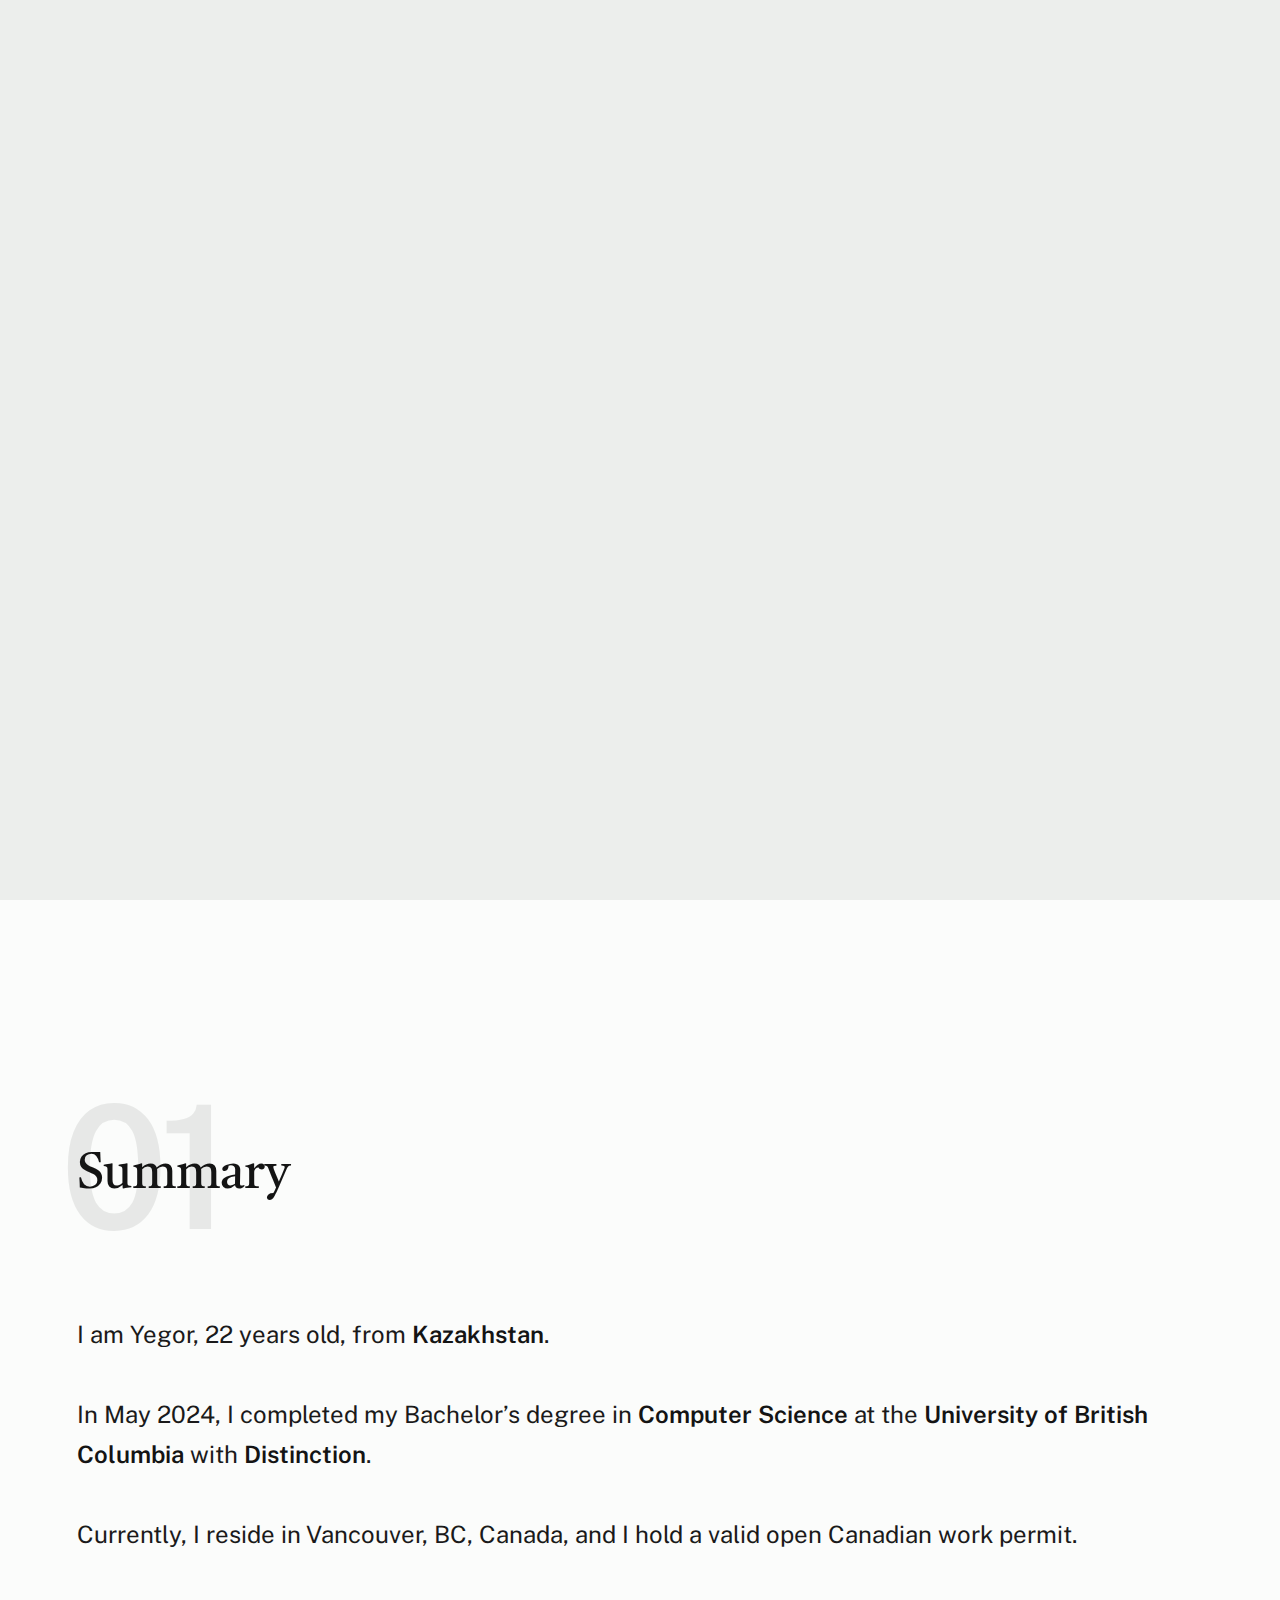
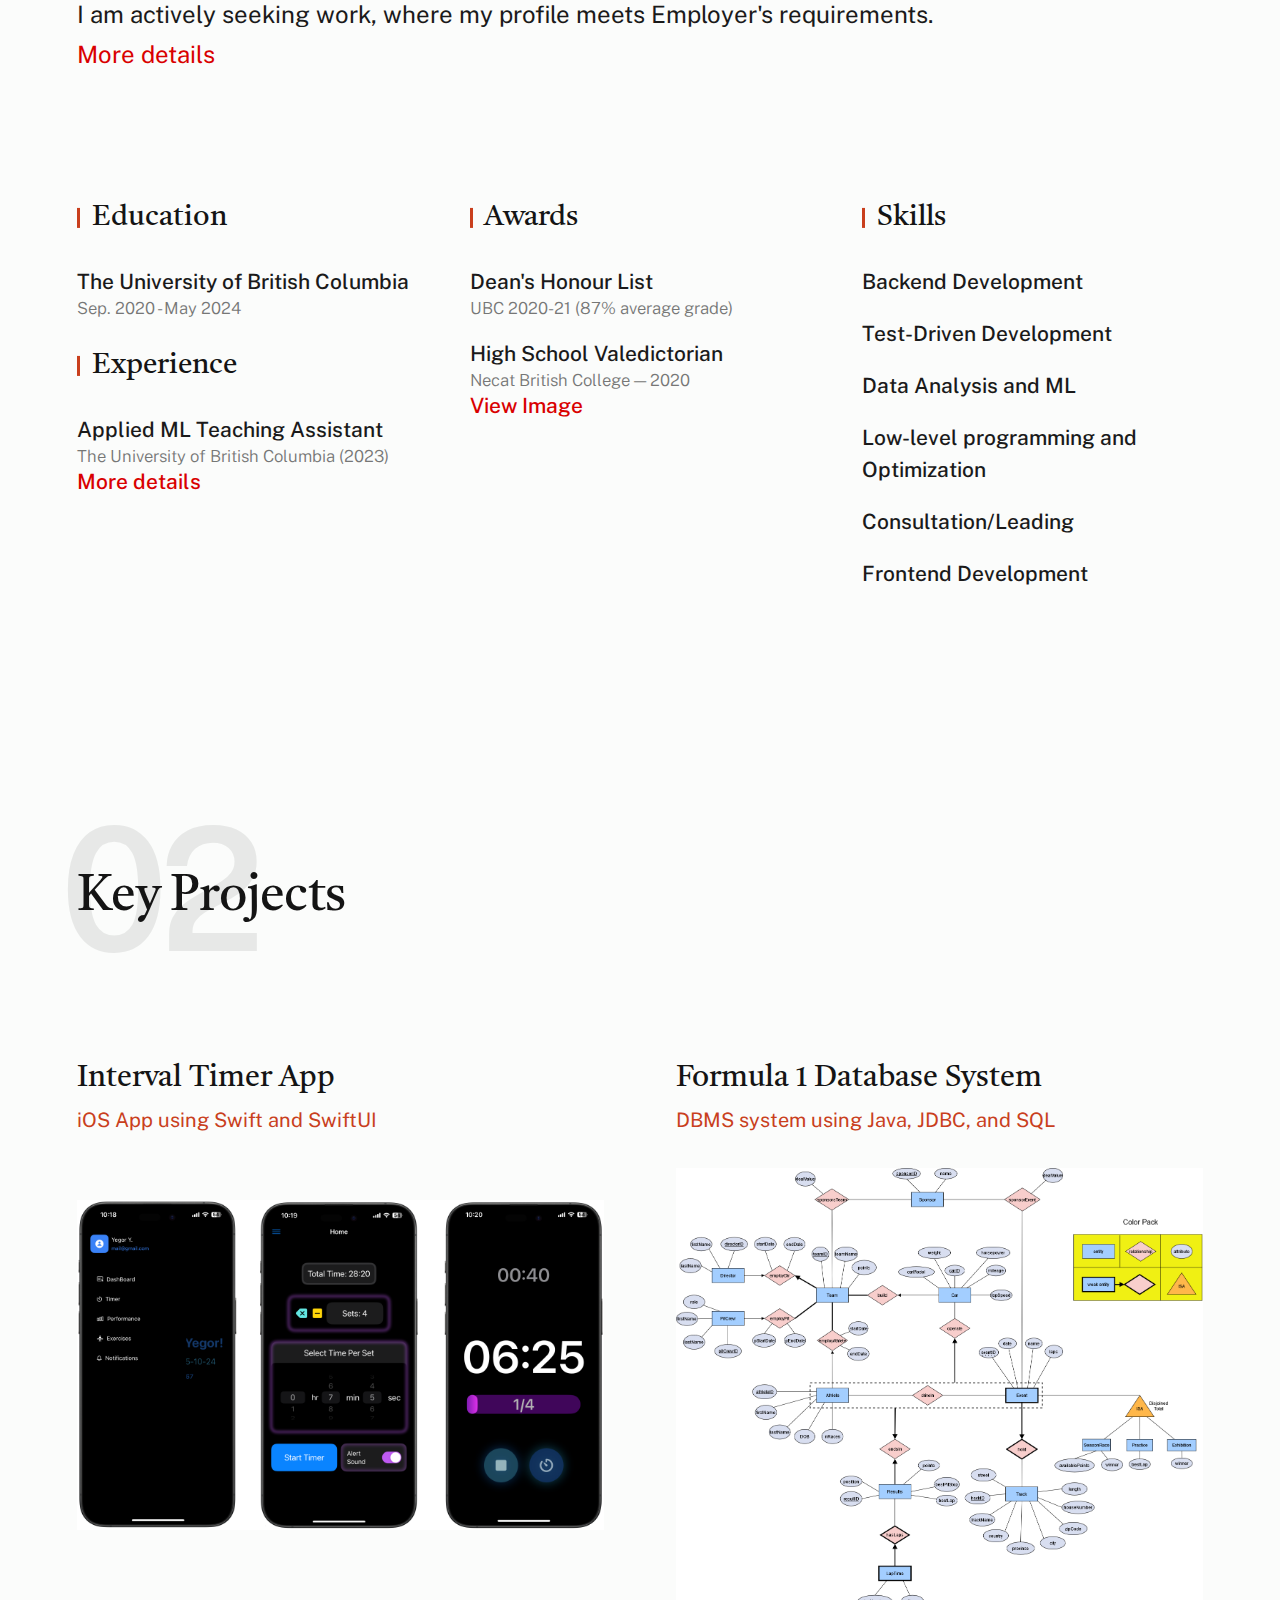
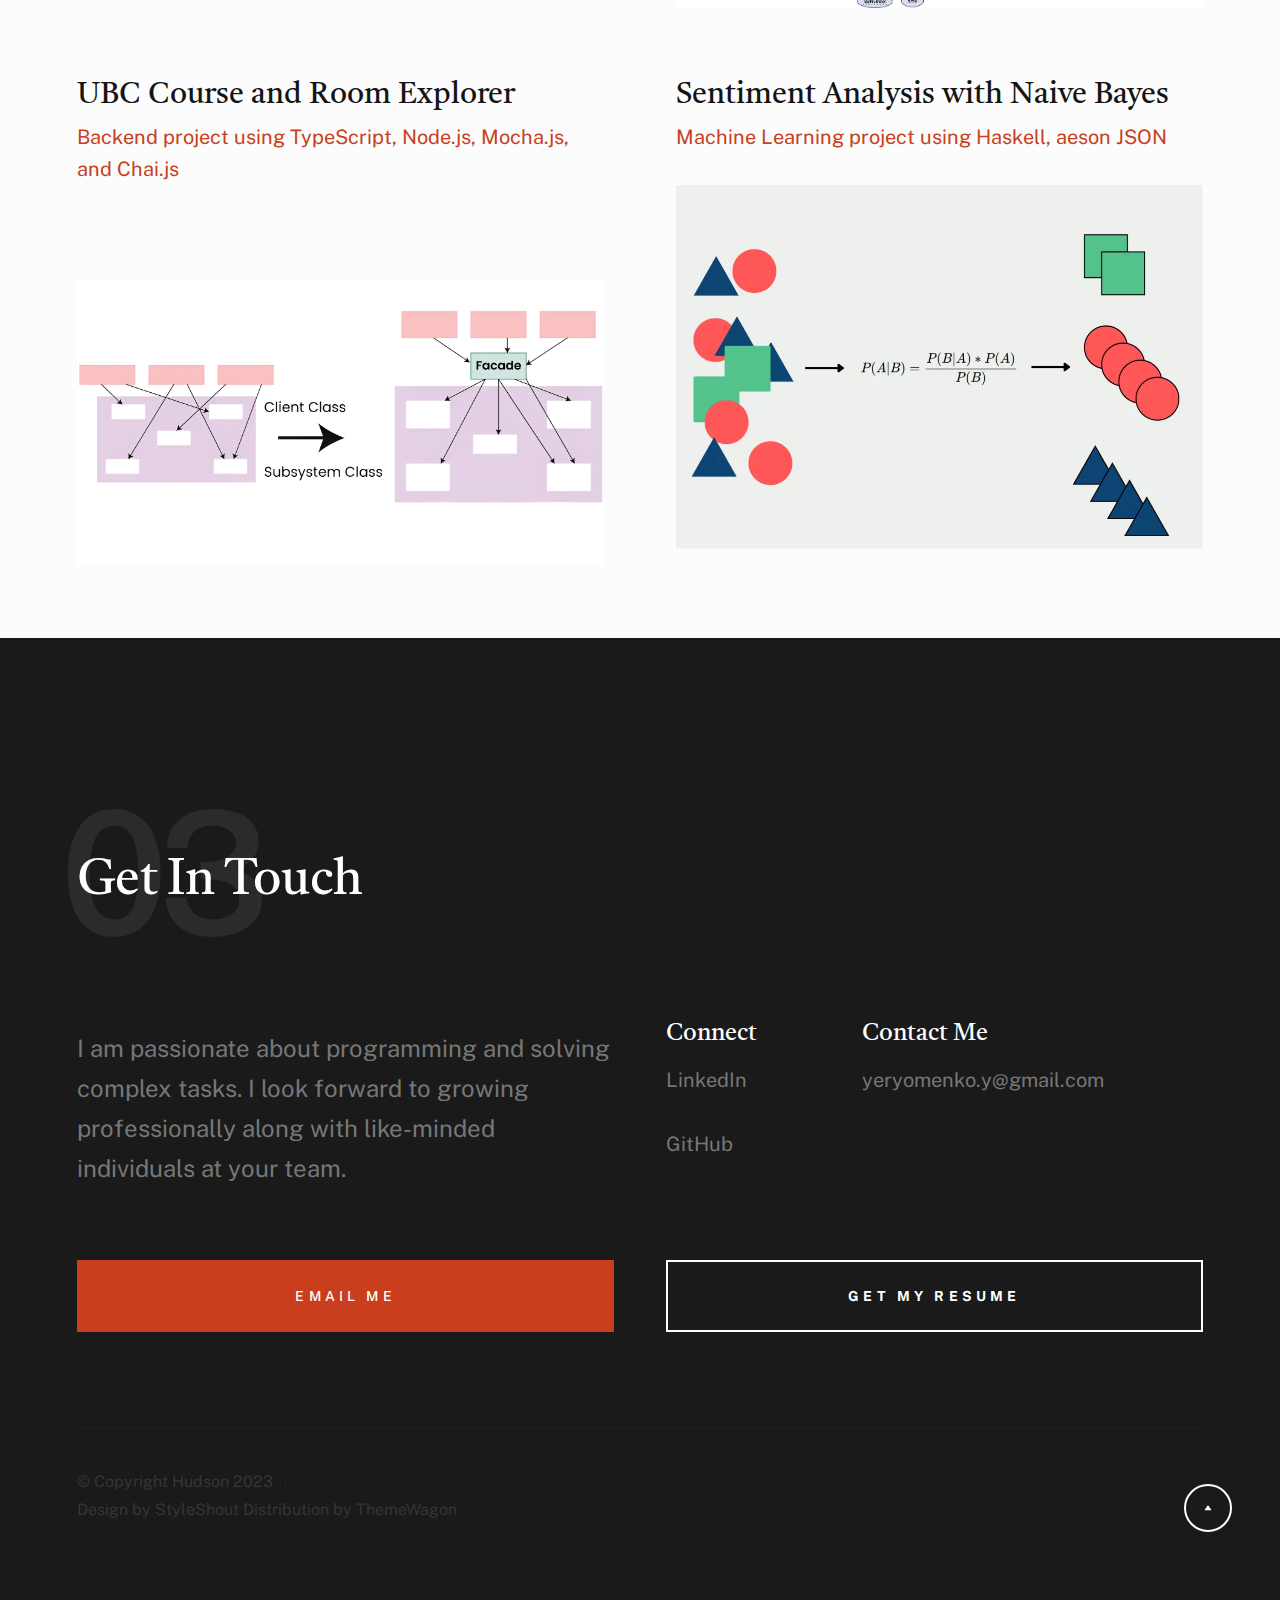
<file: index.html>
<!DOCTYPE html>
<html lang="en" class="no-js" >
  <head>
    <!--- basic page needs
      ================================================== -->
    <meta charset="utf-8">
    <meta name="viewport" content="width=device-width, initial-scale=1">
    <title>Yegor Yeryomenko</title>
    <script>
      document.documentElement.classList.remove('no-js');
      document.documentElement.classList.add('js');
    </script>
    <!-- CSS
      ================================================== -->
    <link rel="stylesheet" href="css/vendor.css">
    <link rel="stylesheet" href="css/styles.css">
    <!-- favicons
      ================================================== -->
    <link rel="apple-touch-icon" sizes="180x180" href="apple-touch-icon.png">
    <link rel="icon" type="image/png" sizes="32x32" href="/images/icons/icon.png">
    <!-- Updated link -->
    <link rel="icon" type="image/png" sizes="16x16" href="/images/icons/icon.png">
    <!-- Updated link -->
    <link rel="manifest" href="site.webmanifest">
  </head>
  <body id="top">
    <!-- preloader
      ================================================== -->
    <div id="preloader">
      <div id="loader" class="dots-fade">
        <div></div>
        <div></div>
        <div></div>
      </div>
    </div>
    <!-- page wrap
      ================================================== -->
    <div id="page" class="s-pagewrap">
      <!-- # site header 
        ================================================== -->
      <header class="s-header">
        <div class="row s-header__inner">
          <div class="s-header__block">
            <div class="s-header__logo">
              <p class="logo-text">Yegor Y.</p>
            </div>
            <a class="s-header__menu-toggle" href="#0"><span>Menu</span></a>
          </div>
          <!-- end s-header__block -->
          <nav class="s-header__nav">
            <ul class="s-header__menu-links">
              <li class="current"><a class="smoothscroll" href="#intro">Intro</a></li>
              <li><a class="smoothscroll" href="#about">Summary</a></li>
              <li><a class="smoothscroll" href="#works">Key Projects</a></li>
              <li><a class="smoothscroll" href="#footer">Contact</a></li>
              <li><a href="images/resume-yegor_y.pdf" target="_blank">My Resume</a></li>
            </ul>
            <!-- s-header__menu-links -->    
          </nav>
          <!-- end s-header__nav -->
        </div>
        <!-- end s-header__inner -->
      </header>
      <!-- end s-header -->
      <!-- # intro
        ================================================== -->
      <section id="intro" class="s-intro target-section">
        <div class="row s-intro__content width-sixteen-col">
          <div class="column lg-12 s-intro__content-inner grid-block grid-16">
            <div class="s-intro__content-text">
              <h1 class="s-intro__content-title">
                Yegor Yeryomenko <br>
                <span class="small-font">Experienced BSc in Computer Science</span>
              </h1>
              <div class="s-intro__content-btns">
                <a class="smoothscroll btn btn--stroke btn-summary" href="#about">Summary</a>
                <a class="smoothscroll btn btn--stroke" href="#footer">Get In Touch</a>
              </div>
              <!-- s-intro__content-btns -->   
            </div>
            <!-- s-intro__content-text -->                     
          </div>
          <!-- s-intro__content-inner -->  
        </div>
        <!-- s-intro__content -->
        <div class="s-intro__content-media">                               
          <img src="images/intro-bg.jpg" srcset="images/intro-bg.jpg 1x, images/intro-bg.jpg 2x" alt="">
        </div>
        <!-- s-intro__content-media -->                
        <div class="s-intro__btn-download">
          <a class="btn btn--stroke btn-download" href="images/resume-yegor_y.pdf" target="_blank">
          Get My CV
          </a>
        </div>
      </section>
      <!-- end s-intro -->
      <!-- # about
        ================================================== -->
      <section id="about" class="s-about target-section">
        <div class="row s-about__content">
          <div class="column xl-12">
            <div class="section-header" data-num="01">
              <h2 class="text-display-title">Summary</h2>
            </div>
            <!-- end section-header -->
            <p class="attention-getter">
              I am Yegor, 22 years old, from <strong>Kazakhstan</strong>. 
              <br><br>
              In May 2024, I completed my Bachelor’s degree in <strong>Computer Science</strong> at the <strong>University of British Columbia</strong> with <strong>Distinction</strong>. 
              <br><br>
              Currently, I reside in Vancouver, BC, Canada, and I hold a valid open Canadian work permit. 
              <br><br>
              I am actively seeking work, where my profile meets Employer's requirements.
              <br>
              <a href="#" id="summaryLink" class="collapsible">More details</a>
            </p>
            <div id="summaryDetails" class="collapsible-content">
              <p class="attention-getter">
                I'm fluent in both <strong>English</strong> and <strong>Russian</strong>, which have been useful in connecting with diverse people and cultures along the way.   
                <br><br>
                <strong>International living experiences</strong>, particularly in Kazakhstan, the UAE, Turkey, and Canada, have shaped my broader perspective and adaptability to new environments, which I value greatly.
                <br><br>
                Outside of academics, sports have played a significant role in my life. I have 2 years of both: <strong>soccer</strong> and <strong>boxing</strong>; together with 4 years total of <strong>gym</strong> and/or <strong>calisthenics</strong>. I’ve also played the flute and the alto saxophone.
                <br><br>
                I truly value building <strong>meaningful connections</strong>, as friendships have been an important part of my life, especially throughout my time in different countries.
              </p>
            </div>
            <div class="grid-list-items s-about__blocks">
              <div class="grid-list-items__item s-about__block">
                <h4 class="s-about__block-title">Education</h4>
                <ul class="s-about__list">
                  <li>
                    The University of British Columbia
                    <span>Sep. 2020 - May 2024</span>
                  </li>
                </ul>
                <h4 class="s-about__block-title">Experience</h4>
                <ul class="s-about__list">
                  <li>
                    Applied ML Teaching Assistant
                    <span>The University of British Columbia (2023)</span>
                    <a href="#" id="taLink" class="collapsible">
                    More details
                    </a>
                  </li>
                </ul>
                <div id="taDetails" class="collapsible-content">
                  <p>
                    As a teaching assistant for the <strong>CPSC 330: Applied Machine Learning</strong> course at UBC, I helped students understand machine learning concepts, provided guidance on projects and technical issues, and assisted in grading assignments and leading student discussion on Piazza. This role enhanced my communication skills and deepened my understanding of machine learning applications.
                  </p>
                </div>
              </div>
              <!--end s-about__block -->
              <div class="grid-list-items__item s-about__block">
                <h4 class="s-about__block-title">Awards</h4>
                <ul class="s-about__list">
                  <li>
                    Dean's Honour List 
                    <span>UBC 2020-21 (87% average grade)</span>
                  </li>
                  <li>
                    High School Valedictorian
                    <span>Necat British College — 2020</span>
                    <a href="images/NBC_award.jpg" target="_blank" class="valedictorian">
                    View Image
                    </a>
                  </li>
                </ul>
              </div>
              <!--end s-about__block -->
              <div class="grid-list-items__item s-about__block">
                <h4 class="s-about__block-title">Skills</h4>
                <ul class="s-about__list">
                  <li>Backend Development</li>
                  <li>Test-Driven Development</li>
                  <li>Data Analysis and ML</li>
                  <li>Low-level programming and Optimization</li>
                  <li>Consultation/Leading</li>
                  <li>Frontend Development</li>
                </ul>
              </div>
              <!--end s-about__block -->
            </div>
            <!-- grid-list-items -->
          </div>
          <!--end column -->
        </div>
        <!--end s-about__content -->
      </section>
      <!-- end s-about -->  
      <!-- # works
        ================================================== -->
      <section id="works" class="s-works target-section">
        <div class="row">
          <div class="column xl-12">
            <div class="section-header" data-num="02">
              <h2 class="text-display-title">Key Projects</h2>
            </div>
            <!-- end section-header -->
          </div>
        </div>
        <div class="row folio-entries">
          <div class="column entry">
            <a href="interval-timer-app" class="entry__link">
              <div class="entry__info">
                <h4 class="entry__title">Interval Timer App</h4>
                <div class="entry__cat">iOS App using Swift and SwiftUI</div>
                <br><br>
              </div>
              <div class="entry__thumb">
                <img src="images/TimerIntervalAppPreview.png" srcset="images/TimerIntervalAppPreview.png 1x, images/TimerIntervalAppPreview.png@2x.jpg 2x" alt="">
              </div>
            </a>
          </div>
          <!-- entry 1 done -->
          <!-- entry 2 - Formula 1 DB -->
          <div class="column entry">
            <a href="formula1-dbms" class="entry__link">
              <div class="entry__info">
                <h4 class="entry__title">Formula 1 Database System</h4>
                <div class="entry__cat">DBMS system using Java, JDBC, and SQL</div>
                <br>
              </div>
              <div class="entry__thumb">
                <img src="images/Formula1DB-ER-Diagram.png" srcset="images/Formula1DB-ER-Diagram.png 1x, images/Formula1DB-ER-Diagram.png@2x.jpg 2x" alt="">
              </div>
            </a>
          </div>
          <!-- entry 2 done -->
          <!-- entry 3 - UBC Course and Room Explorer -->
          <div class="column entry">
            <a href="ubc-room-course-explorer" class="entry__link">
              <div class="entry__info">
                <h4 class="entry__title">UBC Course and Room Explorer</h4>
                <div class="entry__cat">Backend project using TypeScript, Node.js, Mocha.js, and Chai.js</div>
                <br>
              </div>
              <br><br>
              <div class="entry__thumb">
                <img src="images/facade-ubc-explorer.png" srcset="images/facade-ubc-explorer.png 1x, images/facade-ubc-explorer.png@2x.jpg 2x" alt="">
              </div>
            </a>
          </div>
          <!-- entry 3 done -->
          <!-- entry 4 - Sentiment Analysis with Naive Bayes -->
          <div class="column entry">
            <a href="sentiment-analysis" class="entry__link">
              <div class="entry__info">
                <h4 class="entry__title">Sentiment Analysis with Naive Bayes</h4>
                <div class="entry__cat">Machine Learning project using Haskell, aeson JSON</div>
                <br>
              </div>
              <div class="entry__thumb">
                <img src="images/sentiment-analysis-project.png" srcset="images/sentiment-analysis-project.png 1x, sentiment-analysis-project.png@2x.jpg 2x" alt="">
              </div>
            </a>
          </div>
          <!-- entry 4 done -->
        </div>
        <!-- folio entries -->
      </section>
      <!-- end s-works --> 
      <!-- # footer 
        ================================================== -->
      <footer id="footer" class="s-footer target-section">
        <div class="row">
          <div class="column lg-12">
            <div class="section-header light-on-dark" data-num="03">
              <h2 class="text-display-title">Get In Touch</h2>
            </div>
            <!-- end section-header -->
          </div>
        </div>
        <div class="row s-footer__content">
          <div class="column xl-6 md-12 s-footer__block s-footer__about">
            <p class="attention-getter">
              I am passionate about programming and solving complex tasks. I look forward to growing professionally along with like-minded individuals at your team.
            </p>
          </div>
          <!-- end section-footer__about -->
          <div class="column xl-6 md-12 s-footer__block s-footer__site-links">
            <div class="row">
              <div class="column xl-4 lg-5 md-6 tab-12">
                <h5>Connect</h5>
                <ul class="link-list">
                  <li><a href="https://www.linkedin.com/in/yegory/" target="_blank">LinkedIn</a></li>
                </ul>
                <ul class="link-list">
                  <li><a href="https://github.com/yegory" target="_blank">GitHub</a></li>
                </ul>
              </div>
              <div class="column xl-6 md-6 tab-12">
                <h5>Contact Me</h5>
                <ul class="link-list">
                  <li>yeryomenko.y@gmail.com</li>
                  <!-- <li><a href="tel:+1111111111">+111 111 1111</a></li> -->
                </ul>
              </div>
            </div>
          </div>
          <!-- end section-footer__site-links -->
        </div>
        <!-- end section-footer__content -->
        <div class="row s-footer__buttons">
          <div class="column xl-6 tab-12">
            <a href="mailto:yeryomenko.y@gmail.com" class="btn btn--primary btn--large u-fullwidth">Email Me</a>
          </div>
          <div class="column xl-6 tab-12">                    
            <a href="images/resume-yegor_y.pdf" target="_blank" class="btn btn--stroke btn--large u-fullwidth">Get My Resume</a>
          </div>
        </div>
        <!-- end section-footer__buttons -->              
        <div class="row s-footer__bottom">
          <div class="column xl-6 lg-12">
            <p class="ss-copyright">
              <span>© Copyright Hudson 2023</span> 
              <span>Design by StyleShout</a> Distribution by ThemeWagon</a></span>
            </p>
          </div>
        </div>
        <!-- end section-footer__bottom -->          
        <div class="ss-go-top">
          <a class="smoothscroll" title="Back to Top" href="#top">
            <svg xmlns="http://www.w3.org/2000/svg" width="24" height="24" viewBox="0 0 24 24" style="fill: rgba(0, 0, 0, 1);transform: ;msFilter:;">
              <path d="M5.536 21.886a1.004 1.004 0 0 0 1.033-.064l13-9a1 1 0 0 0 0-1.644l-13-9A1 1 0 0 0 5 3v18a1 1 0 0 0 .536.886z"></path>
            </svg>
          </a>
          <span>Back To Top</span>   
        </div>
        <!-- end ss-go-top -->
      </footer>
      <!-- end s-footer -->
    </div>
    <!-- end page-wrap -->
    <!-- Java Script
      ================================================== -->
    <script src="js/plugins.js"></script>
    <script src="js/main.js"></script>
  </body>
</html>
</file>
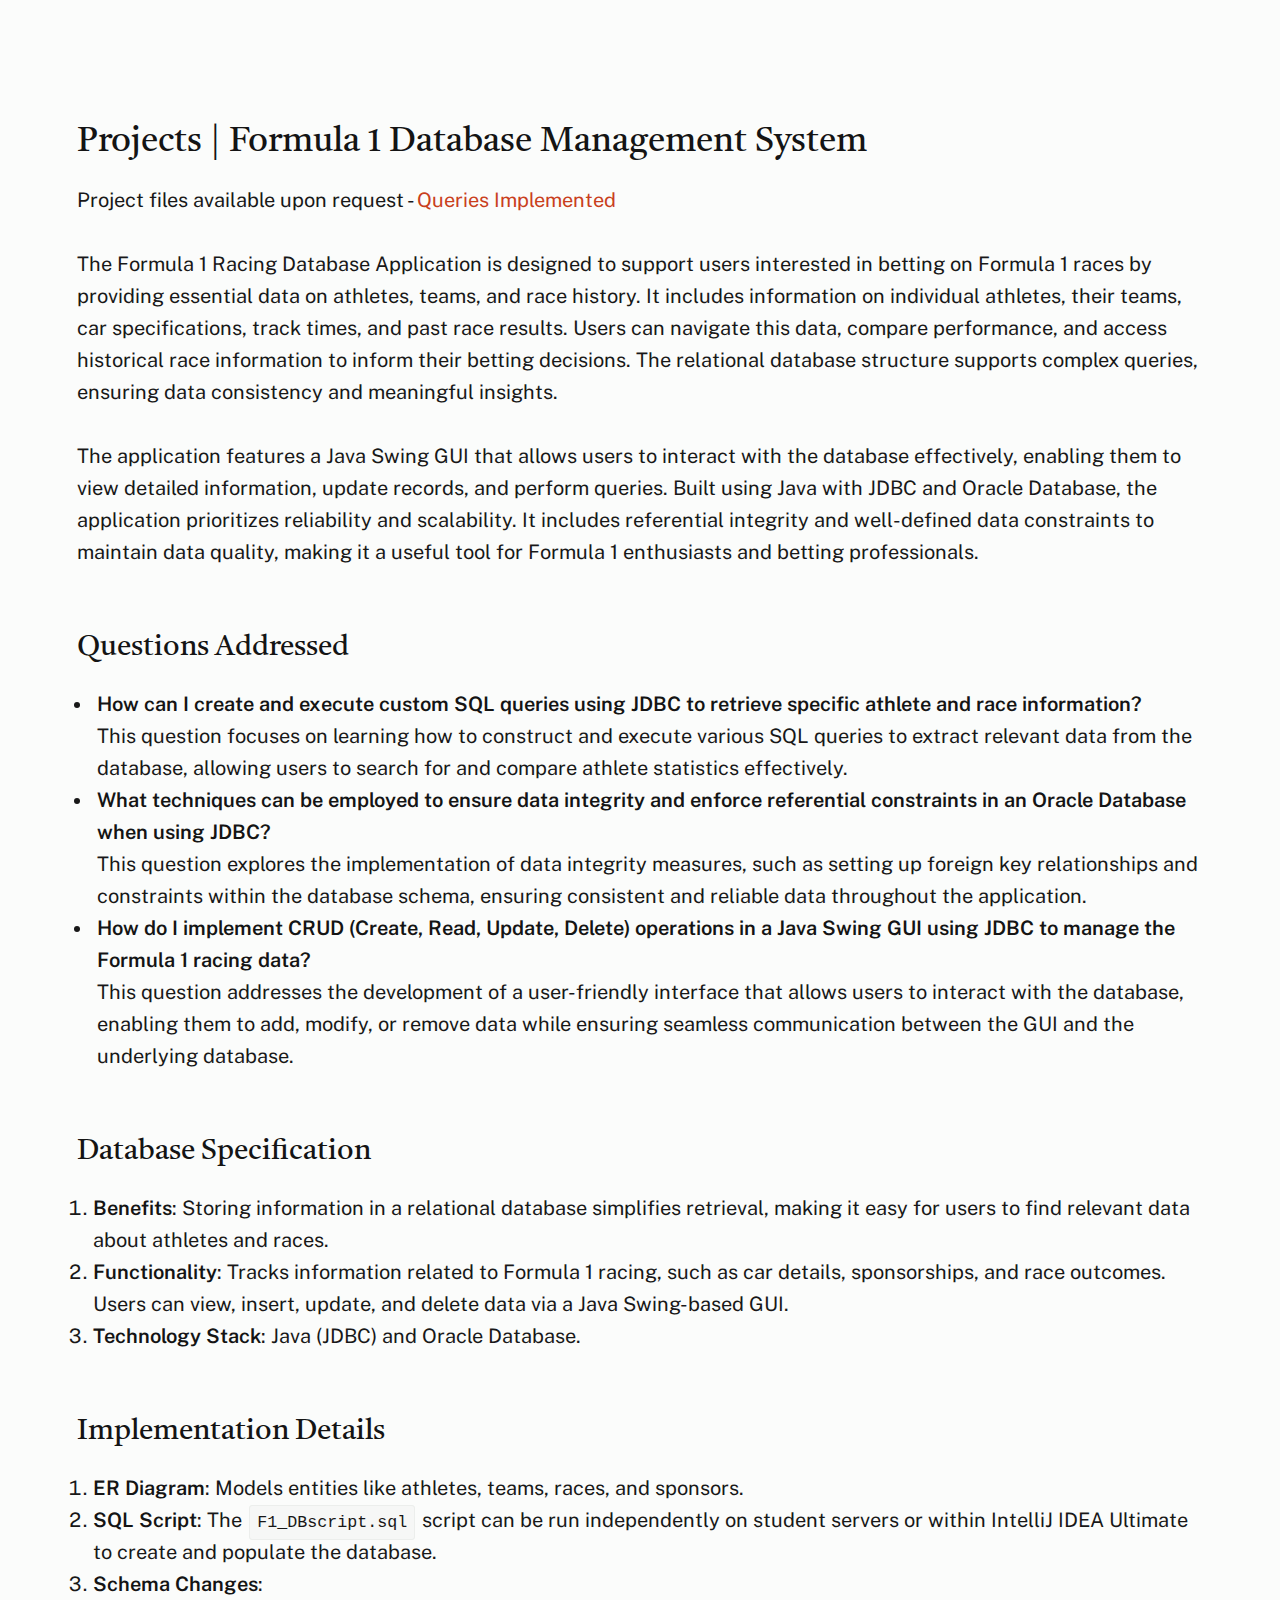
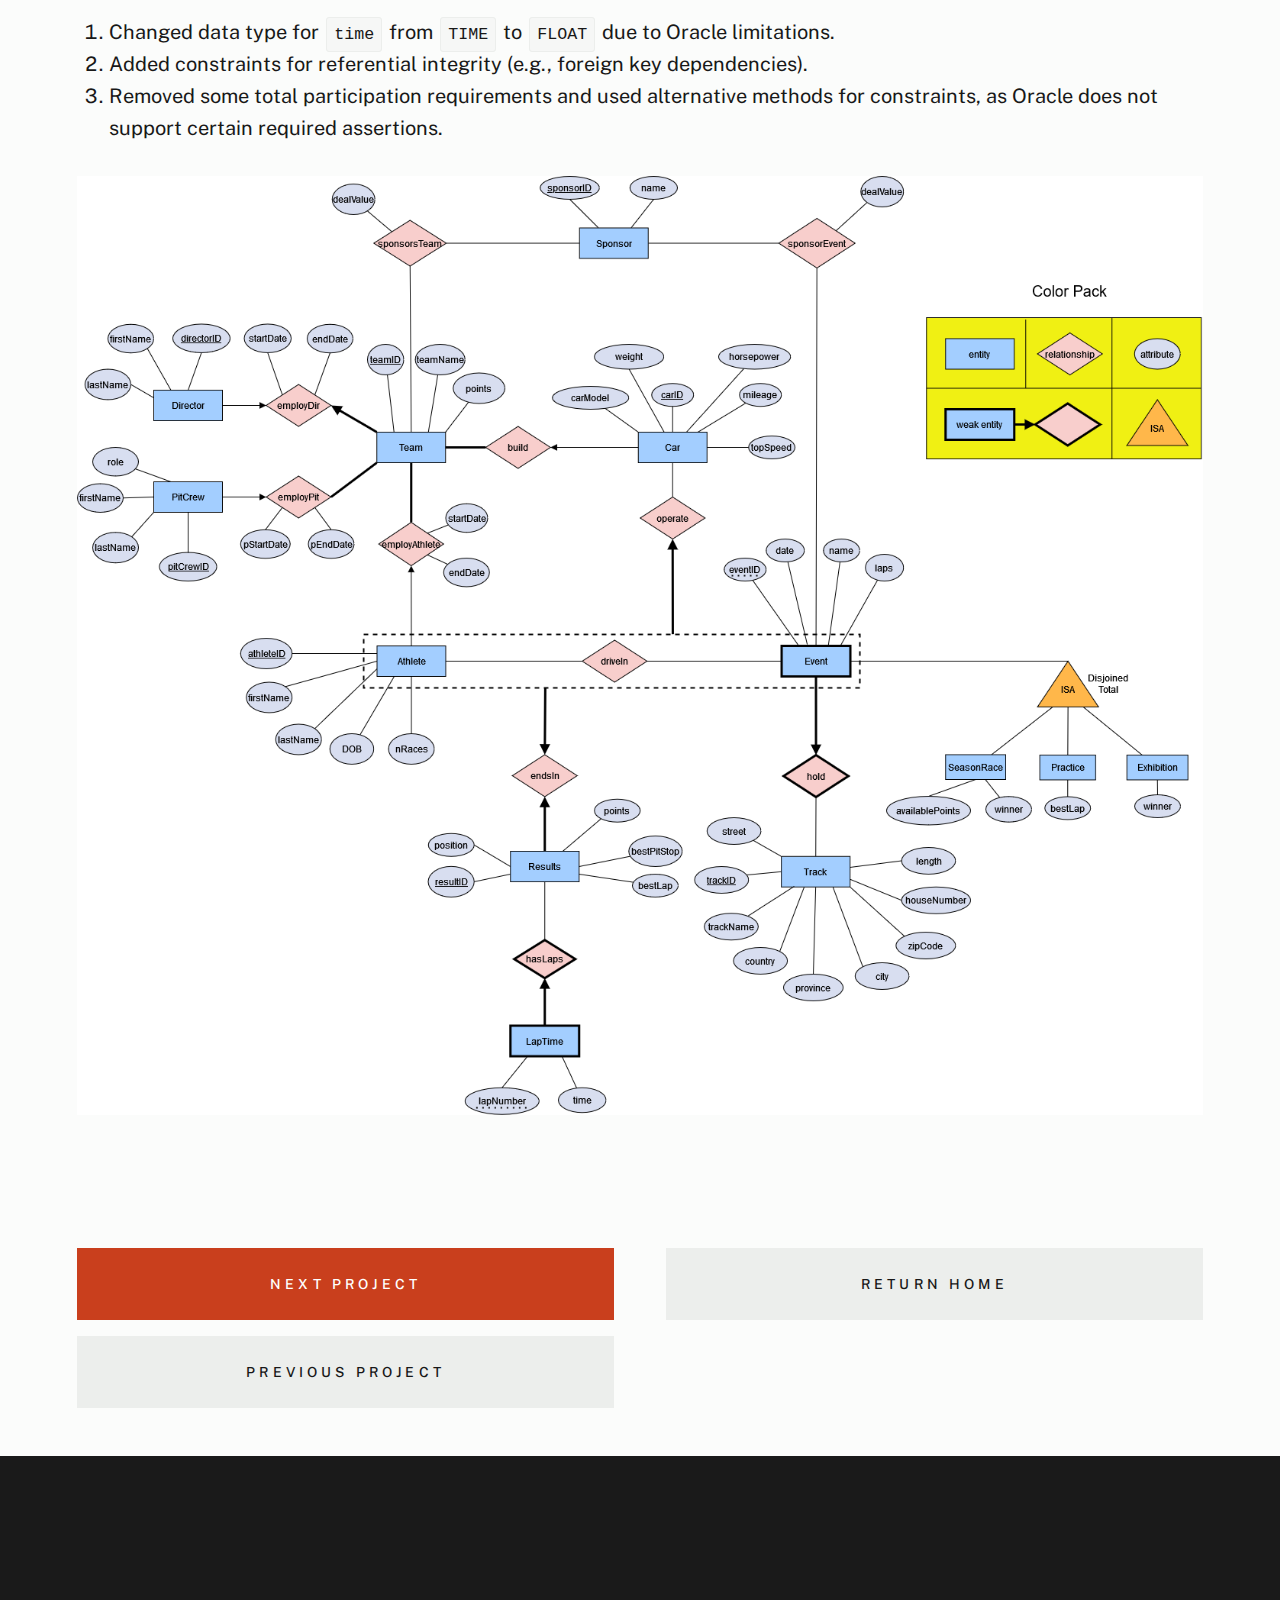
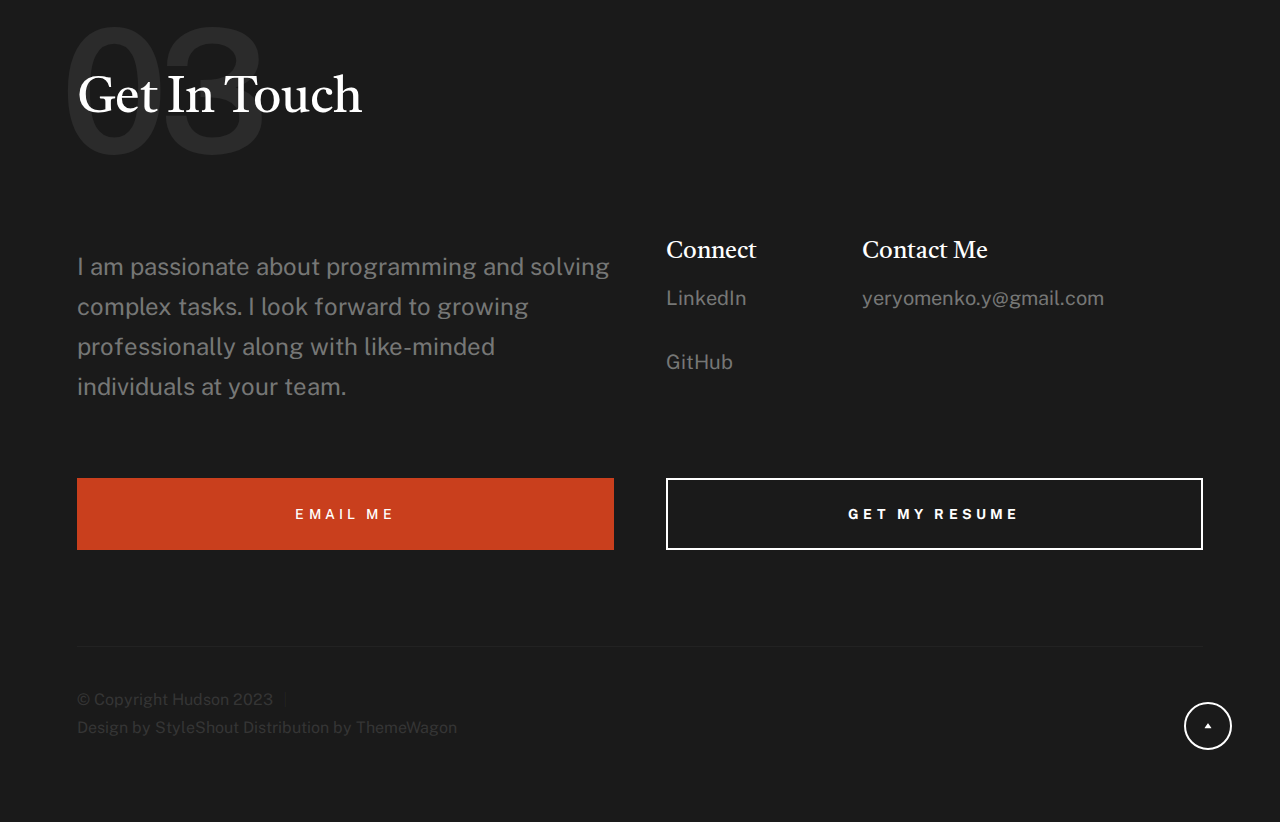
<file: formula1-dbms.html>
<!DOCTYPE html>
<html lang="en" class="no-js">
  <head>
    <!--- basic page needs
      ================================================== -->
    <meta charset="utf-8">
    <meta name="viewport" content="width=device-width, initial-scale=1">
    <title>Yegor Yeryomenko</title>
    <script>
      document.documentElement.classList.remove('no-js');
      document.documentElement.classList.add('js');
    </script>
    <!-- CSS
      ================================================== -->
    <link rel="stylesheet" href="css/vendor.css">
    <link rel="stylesheet" href="css/styles.css">
    <!-- favicons
      ================================================== -->
    <link rel="apple-touch-icon" sizes="180x180" href="apple-touch-icon.png">
    <link rel="icon" type="image/png" sizes="32x32" href="/images/icons/icon.png">
    <!-- Updated link -->
    <link rel="icon" type="image/png" sizes="16x16" href="/images/icons/icon.png">
    <!-- Updated link -->
    <link rel="manifest" href="site.webmanifest">
  </head>
  <body id="top">
    <!-- preloader
      ================================================== -->
    <div id="preloader">
      <div id="loader" class="dots-fade">
        <div></div>
        <div></div>
        <div></div>
      </div>
    </div>
    <!-- page wrap
      ================================================== -->
    <div id="page" class="s-pagewrap">
      <!-- # site header 
        ================================================== -->
      <header class="s-header s-header-project">
        <div class="row s-header__inner">
          <div class="s-header__block">
            <div class="s-header__logo">
              <a href="/">
                <p class="logo-text">Yegor Y.</p>
              </a>
            </div>
            <a class="s-header__menu-toggle" href="#0"><span>Menu</span></a>
          </div>
          <!-- end s-header__block -->
          <nav class="s-header__nav">
            <ul class="s-header__menu-links">
              <li><a href="/#works">Back</a></li>
              <li><a class="smoothscroll" href="#footer">Contact</a></li>
              <li><a href="images/resume-yegor_y.pdf" target="_blank">My Resume</a></li>
            </ul>
            <!-- s-header__menu-links -->    
          </nav>
          <!-- end s-header__nav -->
        </div>
        <!-- end s-header__inner -->
      </header>
      <!-- end s-header -->
      <!-- Project Section
        ================================================== -->
      <section id="works" class="s-works" style="padding-top: 60px;">
      <div class="row">
        <div class="column">
          <h3>Projects | Formula 1 Database Management System</h3>
          Project files available upon request - <a href="/images/Implemented Queries.pdf" target="_blank">
          Queries Implemented
          </a>
          <br>
          <br>
          <p> 
            The Formula 1 Racing Database Application is designed to support users interested in betting on Formula 1 races by providing essential data on athletes, teams, and race history. It includes information on individual athletes, their teams, car specifications, track times, and past race results. Users can navigate this data, compare performance, and access historical race information to inform their betting decisions. The relational database structure supports complex queries, ensuring data consistency and meaningful insights.
            <br><br>
            The application features a Java Swing GUI that allows users to interact with the database effectively, enabling them to view detailed information, update records, and perform queries. Built using Java with JDBC and Oracle Database, the application prioritizes reliability and scalability. It includes referential integrity and well-defined data constraints to maintain data quality, making it a useful tool for Formula 1 enthusiasts and betting professionals.
          </p>
          <section>
            <h4>Questions Addressed</h4>
            <ul>
              <li><strong>How can I create and execute custom SQL queries using JDBC to retrieve specific athlete and race information?</strong><br>
                This question focuses on learning how to construct and execute various SQL queries to extract relevant data from the database, allowing users to search for and compare athlete statistics effectively.
              </li>
              <li><strong>What techniques can be employed to ensure data integrity and enforce referential constraints in an Oracle Database when using JDBC?</strong><br>
                This question explores the implementation of data integrity measures, such as setting up foreign key relationships and constraints within the database schema, ensuring consistent and reliable data throughout the application.
              </li>
              <li><strong>How do I implement CRUD (Create, Read, Update, Delete) operations in a Java Swing GUI using JDBC to manage the Formula 1 racing data?</strong><br>
                This question addresses the development of a user-friendly interface that allows users to interact with the database, enabling them to add, modify, or remove data while ensuring seamless communication between the GUI and the underlying database.
              </li>
            </ul>
          </section>
          <section>
            <h4>Database Specification</h4>
            <ol>
              <li><strong>Benefits</strong>: Storing information in a relational database simplifies retrieval, making it easy for users to find relevant data about athletes and races.</li>
              <li><strong>Functionality</strong>: Tracks information related to Formula 1 racing, such as car details, sponsorships, and race outcomes. Users can view, insert, update, and delete data via a Java Swing-based GUI.</li>
              <li><strong>Technology Stack</strong>: Java (JDBC) and Oracle Database.</li>
            </ol>
            </li>
            <section>
              <h4>Implementation Details</h4>
              <ol>
                <li><strong>ER Diagram</strong>: Models entities like athletes, teams, races, and sponsors.</li>
                <li><strong>SQL Script</strong>: The <code>F1_DBscript.sql</code> script can be run independently on student servers or within IntelliJ IDEA Ultimate to create and populate the database.</li>
                <li>
                  <strong>Schema Changes</strong>:
                  <ol>
                    <li>Changed data type for <code>time</code> from <code>TIME</code> to <code>FLOAT</code> due to Oracle limitations.</li>
                    <li>Added constraints for referential integrity (e.g., foreign key dependencies).</li>
                    <li>Removed some total participation requirements and used alternative methods for constraints, as Oracle does not support certain required assertions.</li>
                  </ol>
                </li>
              </ol>
            </section>
            <img src="images/Formula1DB-ER-Diagram.png" alt="Entity-Relationship diagram for the Formula 1 DBMS Project" class="project-image">
        </div>
      </div>
      </section> <!-- end s-works -->
      <section id="works" class="s-works" style="padding-top: 60px;">
        <div class="row">
          <div class="column xl-6 tab-12">
            <!-- Second column with 2 buttons -->
            <a href="ubc-room-course-explorer" class="btn btn--primary btn--large u-fullwidth">Next Project</a>
            <a href="interval-timer-app"class="btn btn--large u-fullwidth">Previous Project</a>
          </div>
          <div class="column xl-6 tab-12">
            <!-- First column with 1 button -->
            <a href="/#works" class="btn btn--large u-fullwidth">Return Home</a>
          </div>
        </div>
      </section>
      <!-- # footer 
        ================================================== -->
      <footer id="footer" class="s-footer target-section">
        <div class="row">
          <div class="column lg-12">
            <div class="section-header light-on-dark" data-num="03">
              <h2 class="text-display-title">Get In Touch</h2>
            </div>
            <!-- end section-header -->
          </div>
        </div>
        <div class="row s-footer__content">
          <div class="column xl-6 md-12 s-footer__block s-footer__about">
            <p class="attention-getter">
              I am passionate about programming and solving complex tasks. I look forward to growing professionally along with like-minded individuals at your team.
            </p>
          </div>
          <!-- end section-footer__about -->
          <div class="column xl-6 md-12 s-footer__block s-footer__site-links">
            <div class="row">
              <div class="column xl-4 lg-5 md-6 tab-12">
                <h5>Connect</h5>
                <ul class="link-list">
                  <li><a href="https://www.linkedin.com/in/yegory/" target="_blank">LinkedIn</a></li>
                </ul>
                <ul class="link-list">
                  <li><a href="https://github.com/yegory" target="_blank">GitHub</a></li>
                </ul>
              </div>
              <div class="column xl-6 md-6 tab-12">
                <h5>Contact Me</h5>
                <ul class="link-list">
                  <li>yeryomenko.y@gmail.com</li>
                  <!-- <li><a href="tel:+1111111111">+111 111 1111</a></li> -->
                </ul>
              </div>
            </div>
          </div>
          <!-- end section-footer__site-links -->
        </div>
        <!-- end section-footer__content -->
        <div class="row s-footer__buttons">
          <div class="column xl-6 tab-12">
            <a href="mailto:yeryomenko.y@gmail.com" class="btn btn--primary btn--large u-fullwidth">Email Me</a>
          </div>
          <div class="column xl-6 tab-12">                    
            <a href="images/resume-yegor_y.pdf" target="_blank" class="btn btn--stroke btn--large u-fullwidth">Get My Resume</a>
          </div>
        </div>
        <!-- end section-footer__buttons -->              
        <div class="row s-footer__bottom">
          <div class="column xl-6 lg-12">
            <p class="ss-copyright">
              <span>© Copyright Hudson 2023</span> 
              <span>Design by StyleShout</a> Distribution by ThemeWagon</a></span>
            </p>
          </div>
        </div>
        <!-- end section-footer__bottom -->          
        <div class="ss-go-top">
          <a class="smoothscroll" title="Back to Top" href="#top">
            <svg xmlns="http://www.w3.org/2000/svg" width="24" height="24" viewBox="0 0 24 24" style="fill: rgba(0, 0, 0, 1);transform: ;msFilter:;">
              <path d="M5.536 21.886a1.004 1.004 0 0 0 1.033-.064l13-9a1 1 0 0 0 0-1.644l-13-9A1 1 0 0 0 5 3v18a1 1 0 0 0 .536.886z"></path>
            </svg>
          </a>
          <span>Back To Top</span>   
        </div>
        <!-- end ss-go-top -->
      </footer>
      <!-- end s-footer -->
    </div>
    <!-- end page-wrap -->
    <!-- Java Script
      ================================================== -->
    <script src="js/plugins.js"></script>
    <script src="js/main.js"></script>
  </body>
</html>
</file>
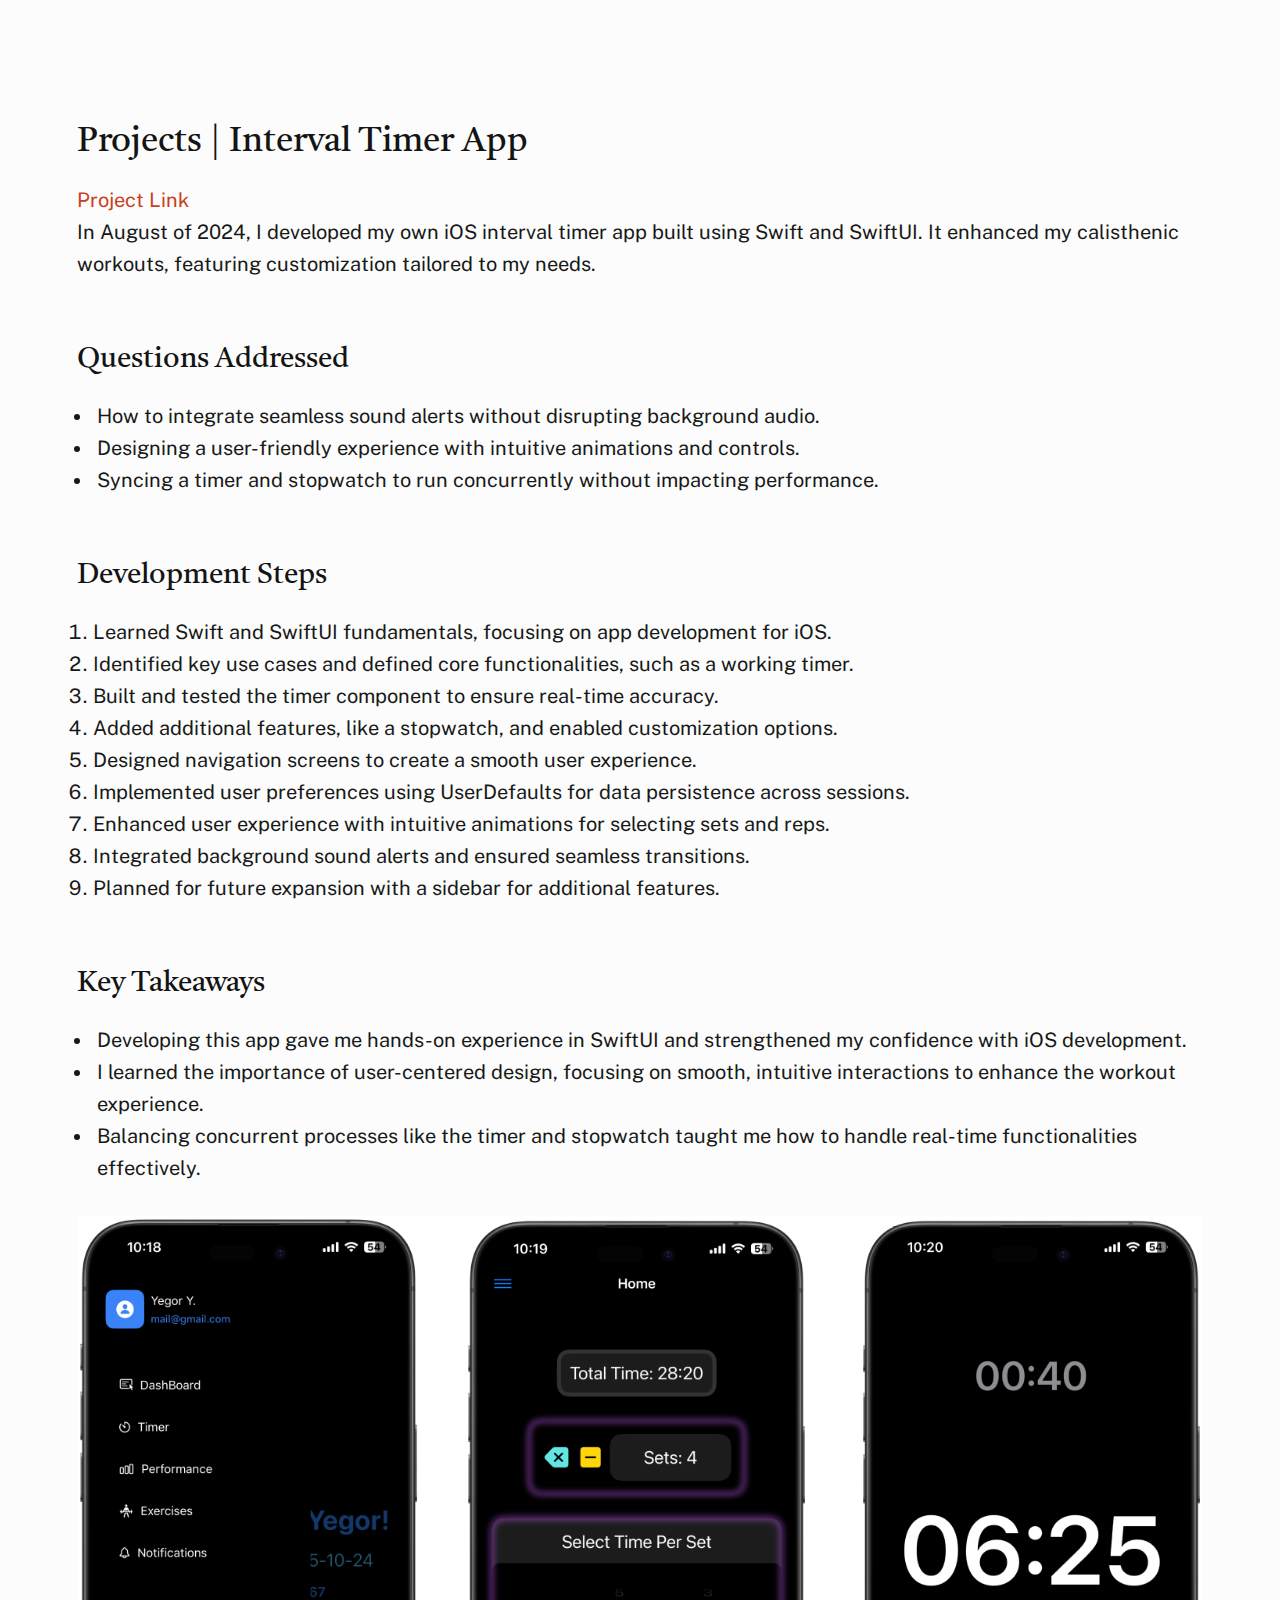
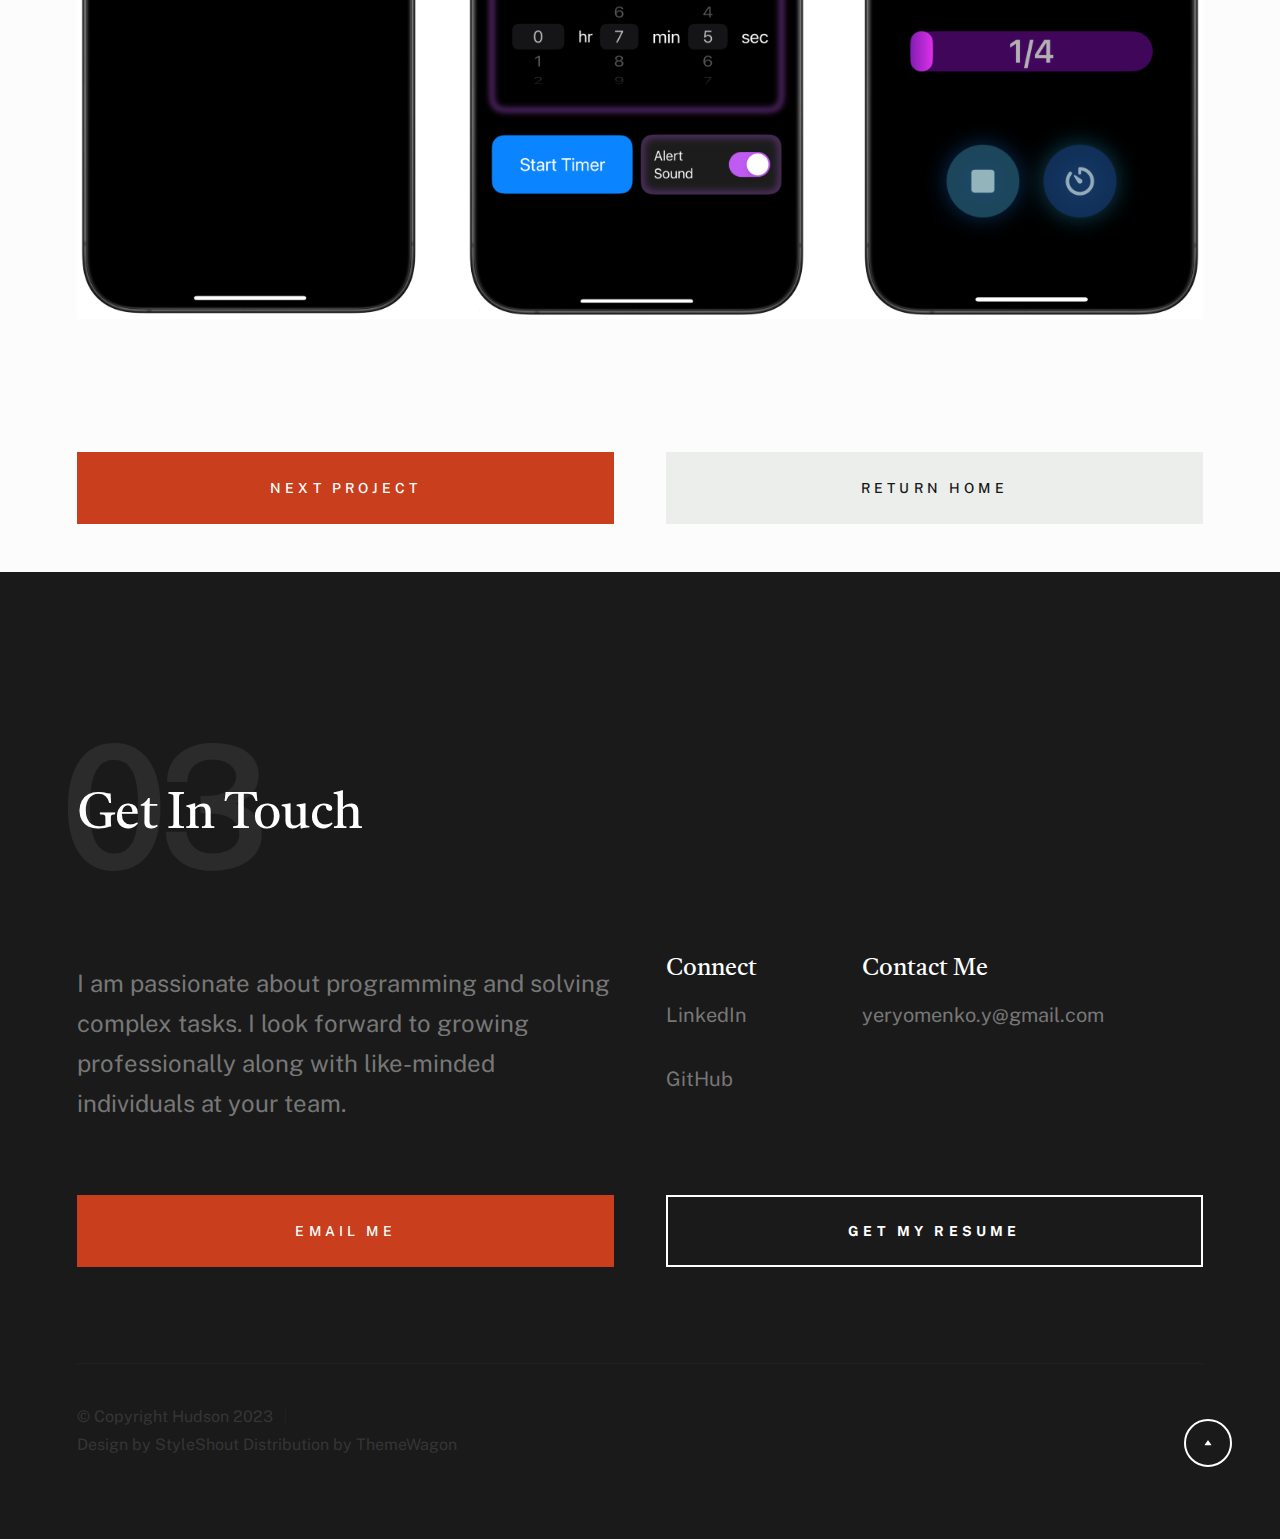
<file: interval-timer-app.html>
<!DOCTYPE html>
<html lang="en" class="no-js">
  <head>
    <!--- basic page needs
      ================================================== -->
    <meta charset="utf-8">
    <meta name="viewport" content="width=device-width, initial-scale=1">
    <title>Yegor Yeryomenko</title>
    <script>
      document.documentElement.classList.remove('no-js');
      document.documentElement.classList.add('js');
    </script>
    <!-- CSS
      ================================================== -->
    <link rel="stylesheet" href="css/vendor.css">
    <link rel="stylesheet" href="css/styles.css">
    <!-- favicons
      ================================================== -->
    <link rel="apple-touch-icon" sizes="180x180" href="apple-touch-icon.png">
    <link rel="icon" type="image/png" sizes="32x32" href="/images/icons/icon.png">
    <!-- Updated link -->
    <link rel="icon" type="image/png" sizes="16x16" href="/images/icons/icon.png">
    <!-- Updated link -->
    <link rel="manifest" href="site.webmanifest">
  </head>
  <body id="top">
    <!-- preloader
      ================================================== -->
    <div id="preloader">
      <div id="loader" class="dots-fade">
        <div></div>
        <div></div>
        <div></div>
      </div>
    </div>
    <!-- page wrap
      ================================================== -->
    <div id="page" class="s-pagewrap">
      <!-- # site header 
        ================================================== -->
      <header class="s-header s-header-project">
        <div class="row s-header__inner">
          <div class="s-header__block">
            <div class="s-header__logo">
              <a href="/">
                <p class="logo-text">Yegor Y.</p>
              </a>
            </div>
            <a class="s-header__menu-toggle" href="#0"><span>Menu</span></a>
          </div>
          <!-- end s-header__block -->
          <nav class="s-header__nav">
            <ul class="s-header__menu-links">
              <li><a href="/#works">Back</a></li>
              <li><a class="smoothscroll" href="#footer">Contact</a></li>
              <li><a href="images/resume-yegor_y.pdf" target="_blank">My Resume</a></li>
            </ul>
            <!-- s-header__menu-links -->    
          </nav>
          <!-- end s-header__nav -->
        </div>
        <!-- end s-header__inner -->
      </header>
      <!-- end s-header -->
      <!-- Project Section
        ================================================== -->
      <section id="works" class="s-works" style="padding-top: 60px;">
        <div class="row">
          <div class="column">
            <h3>Projects | Interval Timer App</h3>
            <a href="https://github.com/yegory/WorkoutIntervalTimer">
            Project Link
            </a>
            <p> 
              In August of 2024, I developed my own iOS interval timer app built using Swift and SwiftUI. It enhanced my calisthenic workouts, featuring customization tailored to my needs. 
            </p>
            <section>
              <h4>Questions Addressed</h4>
              <ul>
                <li>How to integrate seamless sound alerts without disrupting background audio.</li>
                <li>Designing a user-friendly experience with intuitive animations and controls.</li>
                <li>Syncing a timer and stopwatch to run concurrently without impacting performance.</li>
              </ul>
            </section>
            <section>
              <h4>Development Steps</h4>
              <ol>
                <li>Learned Swift and SwiftUI fundamentals, focusing on app development for iOS.</li>
                <li>Identified key use cases and defined core functionalities, such as a working timer.</li>
                <li>Built and tested the timer component to ensure real-time accuracy.</li>
                <li>Added additional features, like a stopwatch, and enabled customization options.</li>
                <li>Designed navigation screens to create a smooth user experience.</li>
                <li>Implemented user preferences using UserDefaults for data persistence across sessions.</li>
                <li>Enhanced user experience with intuitive animations for selecting sets and reps.</li>
                <li>Integrated background sound alerts and ensured seamless transitions.</li>
                <li>Planned for future expansion with a sidebar for additional features.</li>
              </ol>
            </section>
            <section>
              <h4>Key Takeaways</h4>
              <ul>
                <li>Developing this app gave me hands-on experience in SwiftUI and strengthened my confidence with iOS development.</li>
                <li>I learned the importance of user-centered design, focusing on smooth, intuitive interactions to enhance the workout experience.</li>
                <li>Balancing concurrent processes like the timer and stopwatch taught me how to handle real-time functionalities effectively.</li>
              </ul>
            </section>
            <img src="images/TimerIntervalAppPreview.png" alt="Interval Timer App Preview" class="project-image">
          </div>
        </div>
      </section>
      <section id="works" class="s-works" style="padding-top: 60px;">
        <div class="row">
          <div class="column xl-6 tab-12">
            <!-- Second column with 2 buttons -->
            <a href="formula1-dbms" class="btn btn--primary btn--large u-fullwidth">Next Project</a>
          </div>
          <div class="column xl-6 tab-12">
            <!-- First column with 1 button -->
            <a href="/#works" class="btn btn--large u-fullwidth">Return Home</a>
          </div>
        </div>
      </section>
      <!-- # footer 
        ================================================== -->
      <footer id="footer" class="s-footer target-section">
        <div class="row">
          <div class="column lg-12">
            <div class="section-header light-on-dark" data-num="03">
              <h2 class="text-display-title">Get In Touch</h2>
            </div>
            <!-- end section-header -->
          </div>
        </div>
        <div class="row s-footer__content">
          <div class="column xl-6 md-12 s-footer__block s-footer__about">
            <p class="attention-getter">
              I am passionate about programming and solving complex tasks. I look forward to growing professionally along with like-minded individuals at your team.
            </p>
          </div>
          <!-- end section-footer__about -->
          <div class="column xl-6 md-12 s-footer__block s-footer__site-links">
            <div class="row">
              <div class="column xl-4 lg-5 md-6 tab-12">
                <h5>Connect</h5>
                <ul class="link-list">
                  <li><a href="https://www.linkedin.com/in/yegory/" target="_blank">LinkedIn</a></li>
                </ul>
                <ul class="link-list">
                  <li><a href="https://github.com/yegory" target="_blank">GitHub</a></li>
                </ul>
              </div>
              <div class="column xl-6 md-6 tab-12">
                <h5>Contact Me</h5>
                <ul class="link-list">
                  <li>yeryomenko.y@gmail.com</li>
                  <!-- <li><a href="tel:+1111111111">+111 111 1111</a></li> -->
                </ul>
              </div>
            </div>
          </div>
          <!-- end section-footer__site-links -->
        </div>
        <!-- end section-footer__content -->
        <div class="row s-footer__buttons">
          <div class="column xl-6 tab-12">
            <a href="mailto:yeryomenko.y@gmail.com" class="btn btn--primary btn--large u-fullwidth">Email Me</a>
          </div>
          <div class="column xl-6 tab-12">                    
            <a href="images/resume-yegor_y.pdf" target="_blank" class="btn btn--stroke btn--large u-fullwidth">Get My Resume</a>
          </div>
        </div>
        <!-- end section-footer__buttons -->              
        <div class="row s-footer__bottom">
          <div class="column xl-6 lg-12">
            <p class="ss-copyright">
              <span>© Copyright Hudson 2023</span> 
              <span>Design by StyleShout</a> Distribution by ThemeWagon</a></span>
            </p>
          </div>
        </div>
        <!-- end section-footer__bottom -->          
        <div class="ss-go-top">
          <a class="smoothscroll" title="Back to Top" href="#top">
            <svg xmlns="http://www.w3.org/2000/svg" width="24" height="24" viewBox="0 0 24 24" style="fill: rgba(0, 0, 0, 1);transform: ;msFilter:;">
              <path d="M5.536 21.886a1.004 1.004 0 0 0 1.033-.064l13-9a1 1 0 0 0 0-1.644l-13-9A1 1 0 0 0 5 3v18a1 1 0 0 0 .536.886z"></path>
            </svg>
          </a>
          <span>Back To Top</span>   
        </div>
        <!-- end ss-go-top -->
      </footer>
      <!-- end s-footer -->
      <!-- end s-works -->
    </div>
    <!-- end page-wrap -->
    <!-- Java Script
      ================================================== -->
    <script src="js/plugins.js"></script>
    <script src="js/main.js"></script>
  </body>
</html>
</file>
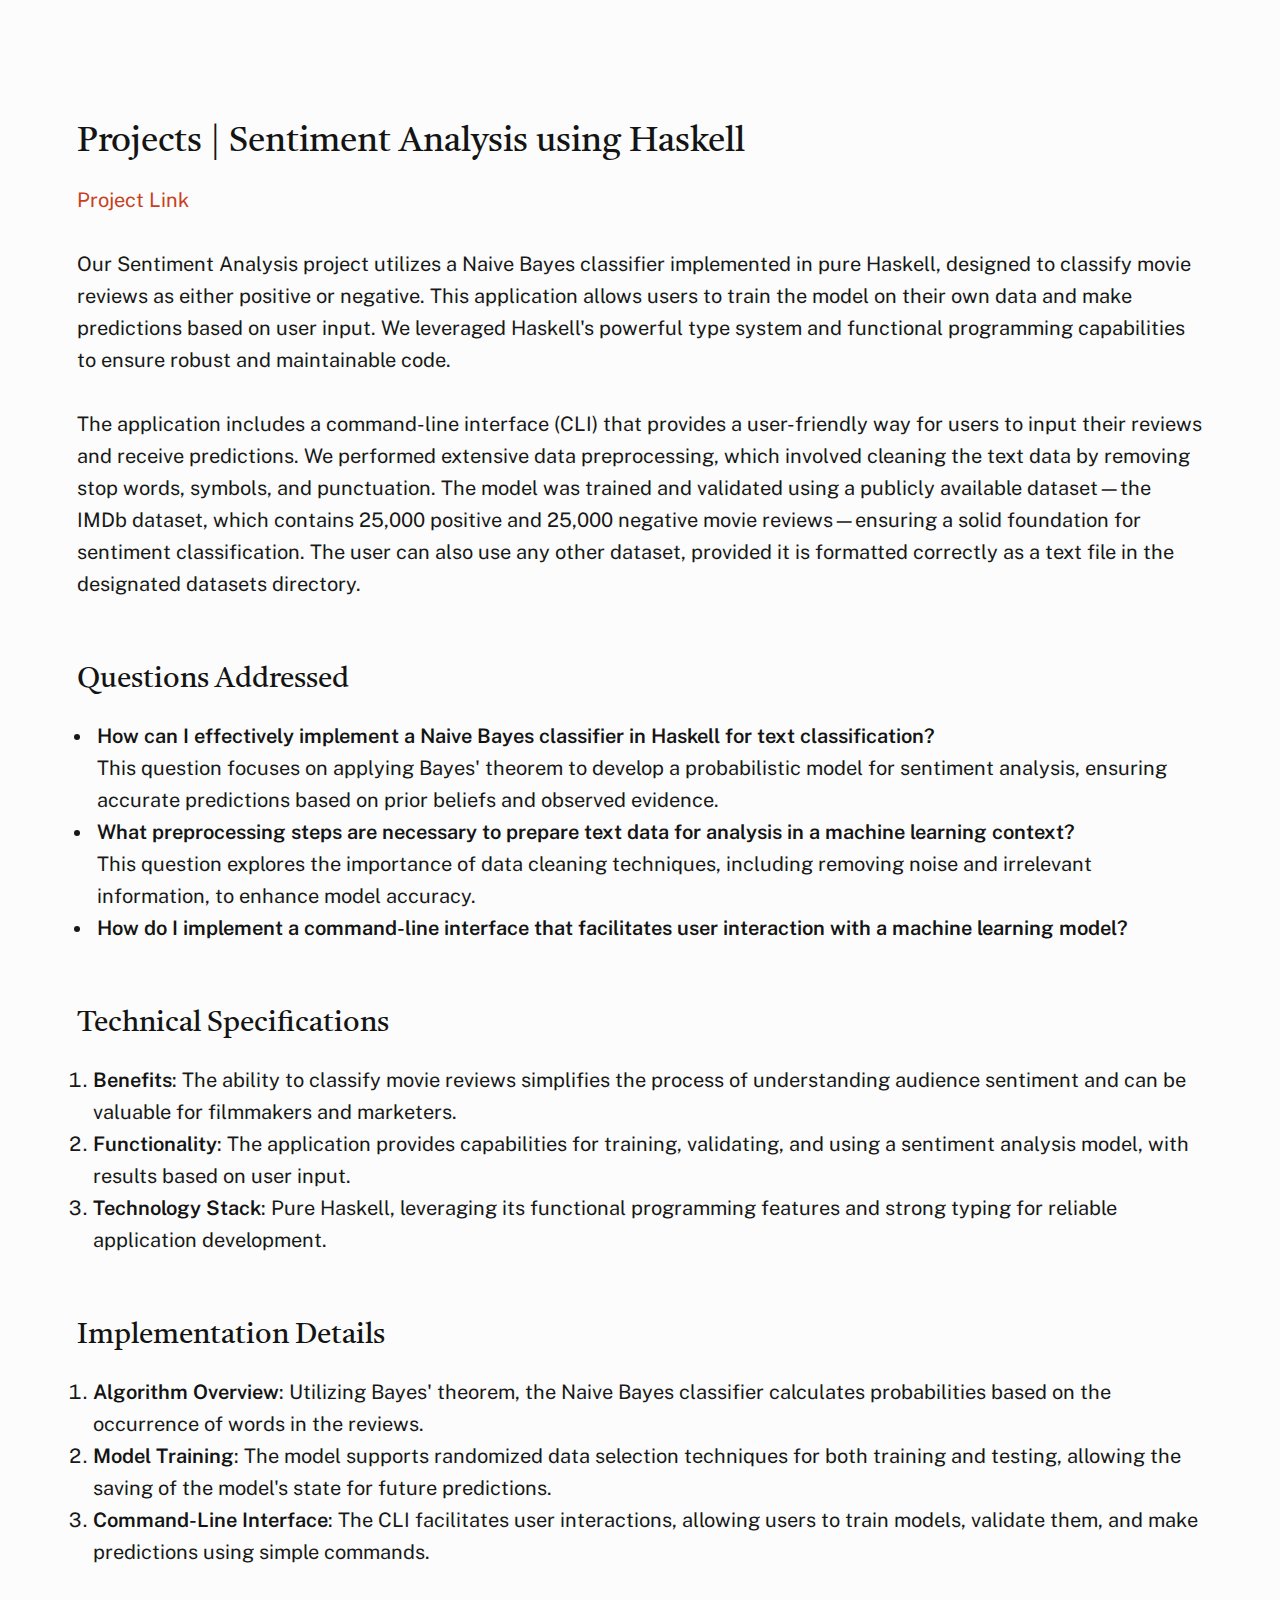
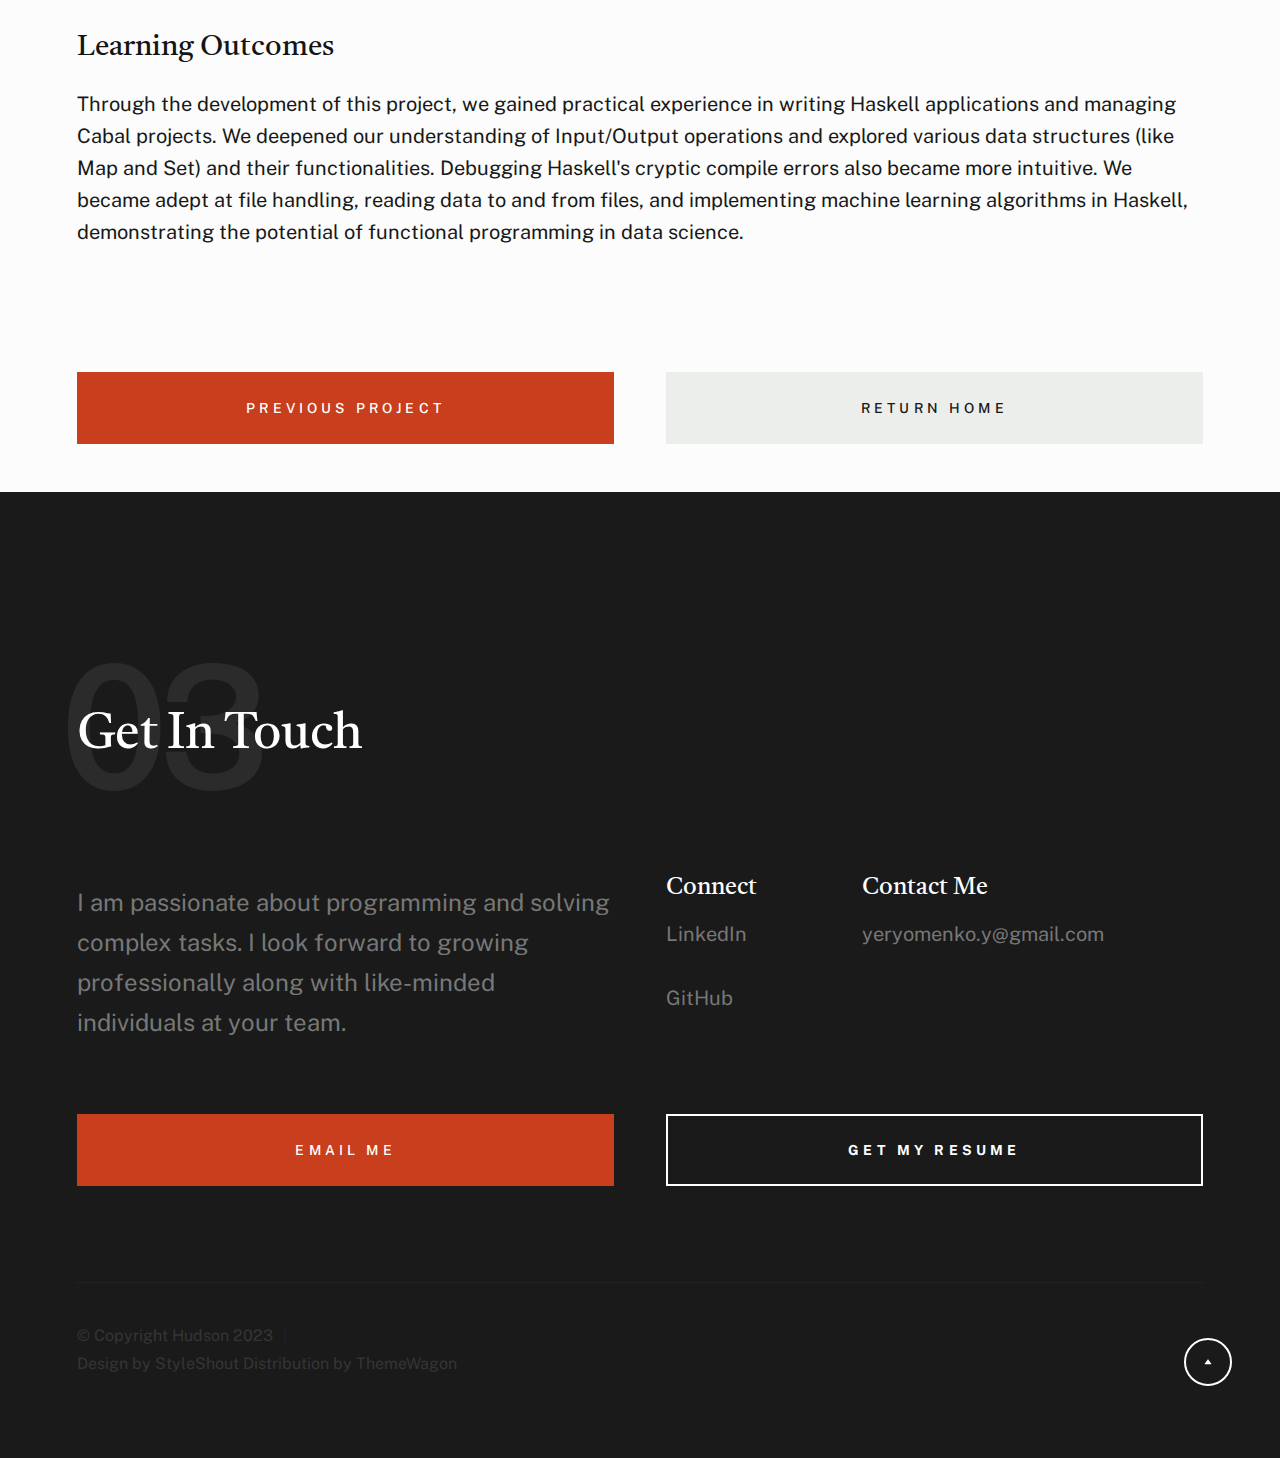
<file: sentiment-analysis.html>
<!DOCTYPE html>
<html lang="en" class="no-js">
  <head>
    <!--- basic page needs
      ================================================== -->
    <meta charset="utf-8">
    <meta name="viewport" content="width=device-width, initial-scale=1">
    <title>Yegor Yeryomenko</title>
    <script>
      document.documentElement.classList.remove('no-js');
      document.documentElement.classList.add('js');
    </script>
    <!-- CSS
      ================================================== -->
    <link rel="stylesheet" href="css/vendor.css">
    <link rel="stylesheet" href="css/styles.css">
    <!-- favicons
      ================================================== -->
    <link rel="apple-touch-icon" sizes="180x180" href="apple-touch-icon.png">
    <link rel="icon" type="image/png" sizes="32x32" href="/images/icons/icon.png">
    <!-- Updated link -->
    <link rel="icon" type="image/png" sizes="16x16" href="/images/icons/icon.png">
    <!-- Updated link -->
    <link rel="manifest" href="site.webmanifest">
  </head>
  <body id="top">
    <!-- preloader
      ================================================== -->
    <div id="preloader">
      <div id="loader" class="dots-fade">
        <div></div>
        <div></div>
        <div></div>
      </div>
    </div>
    <!-- page wrap
      ================================================== -->
    <div id="page" class="s-pagewrap">
      <!-- # site header 
        ================================================== -->
      <header class="s-header s-header-project">
        <div class="row s-header__inner">
          <div class="s-header__block">
            <div class="s-header__logo">
              <a href="/">
                <p class="logo-text">Yegor Y.</p>
              </a>
            </div>
            <a class="s-header__menu-toggle" href="#0"><span>Menu</span></a>
          </div>
          <!-- end s-header__block -->
          <nav class="s-header__nav">
            <ul class="s-header__menu-links">
              <li>
                <a href="/#works">Back</a>
              <li><a class="smoothscroll" href="#footer">Contact</a></li>
              <li><a href="images/resume-yegor_y.pdf" target="_blank">My Resume</a></li>
              </li>
            </ul>
            <!-- s-header__menu-links -->    
          </nav>
          <!-- end s-header__nav -->
        </div>
        <!-- end s-header__inner -->
      </header>
      <!-- end s-header -->
      <!-- Project Section
        ================================================== -->
      <section id="works" class="s-works" style="padding-top: 60px;">
        <div class="row">
          <div class="column">
            <h3>Projects | Sentiment Analysis using Haskell</h3>
            <a href="https://github.com/yegory/NaiveBayes">Project Link</a>
            <br><br>
            <p>
              Our Sentiment Analysis project utilizes a Naive Bayes classifier implemented in pure Haskell, designed to classify movie reviews as either positive or negative. This application allows users to train the model on their own data and make predictions based on user input. We leveraged Haskell's powerful type system and functional programming capabilities to ensure robust and maintainable code.
              <br><br>
              The application includes a command-line interface (CLI) that provides a user-friendly way for users to input their reviews and receive predictions. We performed extensive data preprocessing, which involved cleaning the text data by removing stop words, symbols, and punctuation. The model was trained and validated using a publicly available dataset—the IMDb dataset, which contains 25,000 positive and 25,000 negative movie reviews—ensuring a solid foundation for sentiment classification. The user can also use any other dataset, provided it is formatted correctly as a text file in the designated datasets directory.
            </p>
            <section>
              <h4>Questions Addressed</h4>
              <ul>
                <li><strong>How can I effectively implement a Naive Bayes classifier in Haskell for text classification?</strong><br>
                  This question focuses on applying Bayes' theorem to develop a probabilistic model for sentiment analysis, ensuring accurate predictions based on prior beliefs and observed evidence.
                </li>
                <li><strong>What preprocessing steps are necessary to prepare text data for analysis in a machine learning context?</strong><br>
                  This question explores the importance of data cleaning techniques, including removing noise and irrelevant information, to enhance model accuracy.
                </li>
                <li><strong>How do I implement a command-line interface that facilitates user interaction with a machine learning model?</strong><br>
              </ul>
            </section>
            <section>
              <h4>Technical Specifications</h4>
              <ol>
                <li><strong>Benefits</strong>: The ability to classify movie reviews simplifies the process of understanding audience sentiment and can be valuable for filmmakers and marketers.</li>
                <li><strong>Functionality</strong>: The application provides capabilities for training, validating, and using a sentiment analysis model, with results based on user input.</li>
                <li><strong>Technology Stack</strong>: Pure Haskell, leveraging its functional programming features and strong typing for reliable application development.</li>
              </ol>
            </section>
            <section>
              <h4>Implementation Details</h4>
              <ol>
                <li><strong>Algorithm Overview</strong>: Utilizing Bayes' theorem, the Naive Bayes classifier calculates probabilities based on the occurrence of words in the reviews.</li>
                <li><strong>Model Training</strong>: The model supports randomized data selection techniques for both training and testing, allowing the saving of the model's state for future predictions.</li>
                <li><strong>Command-Line Interface</strong>: The CLI facilitates user interactions, allowing users to train models, validate them, and make predictions using simple commands.</li>
              </ol>
            </section>
            <section>
              <h4>Learning Outcomes</h4>
              <p>
                Through the development of this project, we gained practical experience in writing Haskell applications and managing Cabal projects. We deepened our understanding of Input/Output operations and explored various data structures (like Map and Set) and their functionalities. Debugging Haskell's cryptic compile errors also became more intuitive. We became adept at file handling, reading data to and from files, and implementing machine learning algorithms in Haskell, demonstrating the potential of functional programming in data science.
              </p>
            </section>
          </div>
        </div>
      </section>
      <section id="works" class="s-works" style="padding-top: 60px;">
        <div class="row">
          <div class="column xl-6 tab-12">
            <a href="ubc-room-course-explorer"class="btn btn--primary btn--large u-fullwidth">Previous Project</a>
          </div>
          <div class="column xl-6 tab-12">
            <a href="/#works" class="btn btn--large u-fullwidth">Return Home</a>
          </div>
        </div>
      </section>
      <!-- # footer 
        ================================================== -->
      <footer id="footer" class="s-footer target-section">
        <div class="row">
          <div class="column lg-12">
            <div class="section-header light-on-dark" data-num="03">
              <h2 class="text-display-title">Get In Touch</h2>
            </div>
            <!-- end section-header -->
          </div>
        </div>
        <div class="row s-footer__content">
          <div class="column xl-6 md-12 s-footer__block s-footer__about">
            <p class="attention-getter">
              I am passionate about programming and solving complex tasks. I look forward to growing professionally along with like-minded individuals at your team.
            </p>
          </div>
          <!-- end section-footer__about -->
          <div class="column xl-6 md-12 s-footer__block s-footer__site-links">
            <div class="row">
              <div class="column xl-4 lg-5 md-6 tab-12">
                <h5>Connect</h5>
                <ul class="link-list">
                  <li><a href="https://www.linkedin.com/in/yegory/" target="_blank">LinkedIn</a></li>
                </ul>
                <ul class="link-list">
                  <li><a href="https://github.com/yegory" target="_blank">GitHub</a></li>
                </ul>
              </div>
              <div class="column xl-6 md-6 tab-12">
                <h5>Contact Me</h5>
                <ul class="link-list">
                  <li>yeryomenko.y@gmail.com</li>
                  <!-- <li><a href="tel:+1111111111">+111 111 1111</a></li> -->
                </ul>
              </div>
            </div>
          </div>
          <!-- end section-footer__site-links -->
        </div>
        <!-- end section-footer__content -->
        <div class="row s-footer__buttons">
          <div class="column xl-6 tab-12">
            <a href="mailto:yeryomenko.y@gmail.com" class="btn btn--primary btn--large u-fullwidth">Email Me</a>
          </div>
          <div class="column xl-6 tab-12">                    
            <a href="images/resume-yegor_y.pdf" target="_blank" class="btn btn--stroke btn--large u-fullwidth">Get My Resume</a>
          </div>
        </div>
        <!-- end section-footer__buttons -->              
        <div class="row s-footer__bottom">
          <div class="column xl-6 lg-12">
            <p class="ss-copyright">
              <span>© Copyright Hudson 2023</span> 
              <span>Design by StyleShout</a> Distribution by ThemeWagon</a></span>
            </p>
          </div>
        </div>
        <!-- end section-footer__bottom -->          
        <div class="ss-go-top">
          <a class="smoothscroll" title="Back to Top" href="#top">
            <svg xmlns="http://www.w3.org/2000/svg" width="24" height="24" viewBox="0 0 24 24" style="fill: rgba(0, 0, 0, 1);transform: ;msFilter:;">
              <path d="M5.536 21.886a1.004 1.004 0 0 0 1.033-.064l13-9a1 1 0 0 0 0-1.644l-13-9A1 1 0 0 0 5 3v18a1 1 0 0 0 .536.886z"></path>
            </svg>
          </a>
          <span>Back To Top</span>   
        </div>
        <!-- end ss-go-top -->
      </footer>
      <!-- end s-footer -->
    </div>
    <!-- end page-wrap -->
    <!-- Java Script
      ================================================== -->
    <script src="js/plugins.js"></script>
    <script src="js/main.js"></script>
  </body>
</html>
</file>
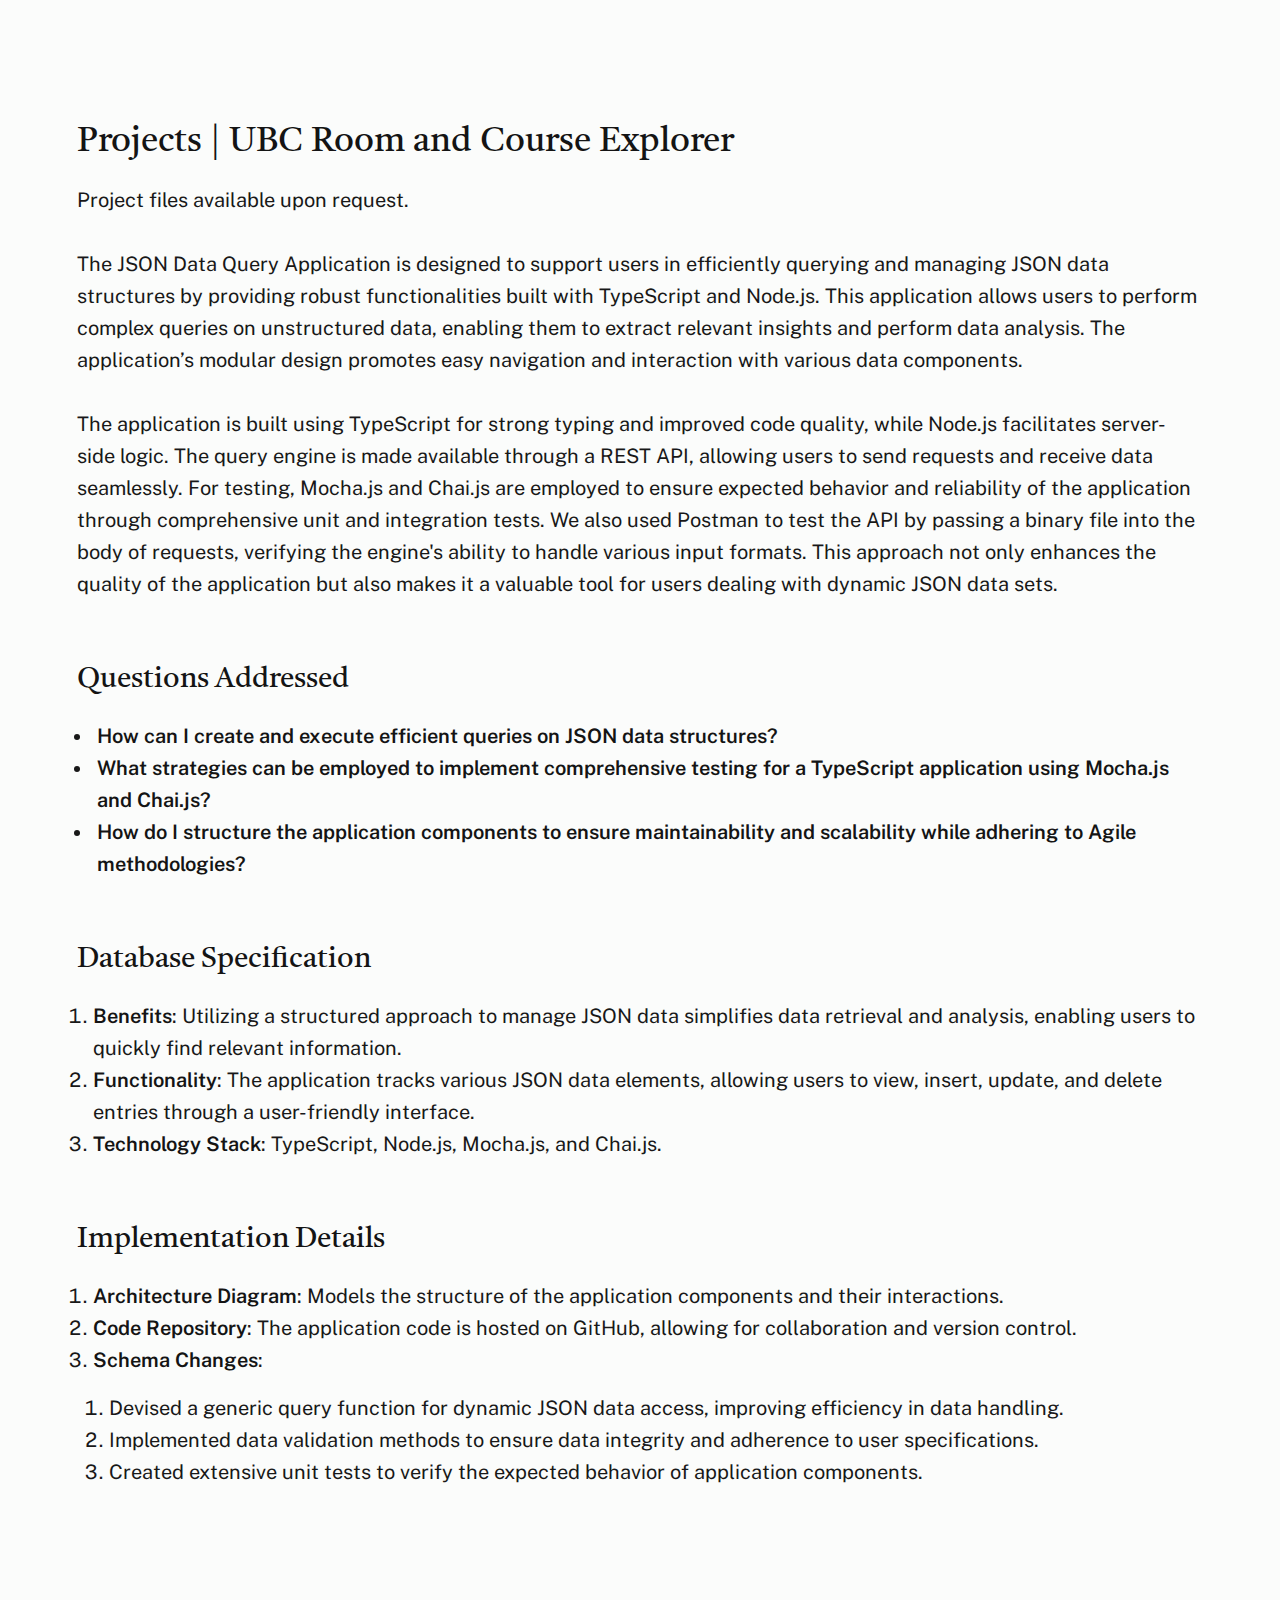
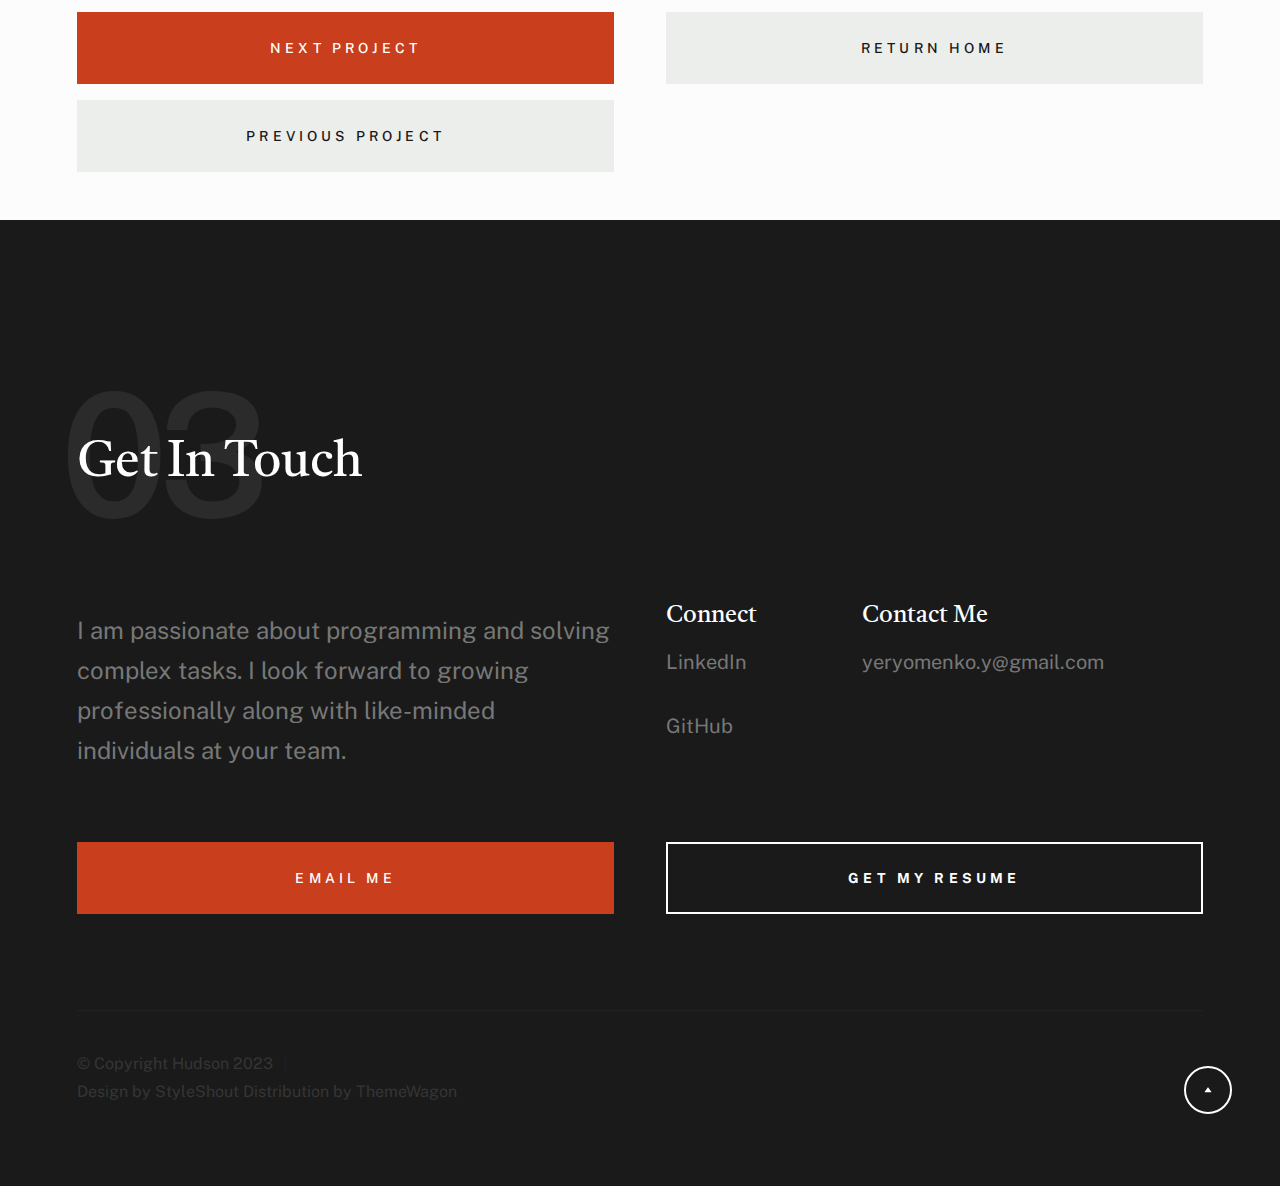
<file: ubc-room-course-explorer.html>
<!DOCTYPE html>
<html lang="en" class="no-js">
  <head>
    <!--- basic page needs
      ================================================== -->
    <meta charset="utf-8">
    <meta name="viewport" content="width=device-width, initial-scale=1">
    <title>Yegor Yeryomenko</title>
    <script>
      document.documentElement.classList.remove('no-js');
      document.documentElement.classList.add('js');
    </script>
    <!-- CSS
      ================================================== -->
    <link rel="stylesheet" href="css/vendor.css">
    <link rel="stylesheet" href="css/styles.css">
    <!-- favicons
      ================================================== -->
    <link rel="apple-touch-icon" sizes="180x180" href="apple-touch-icon.png">
    <link rel="icon" type="image/png" sizes="32x32" href="/images/icons/icon.png">
    <!-- Updated link -->
    <link rel="icon" type="image/png" sizes="16x16" href="/images/icons/icon.png">
    <!-- Updated link -->
    <link rel="manifest" href="site.webmanifest">
  </head>
  <body id="top">
    <!-- preloader
      ================================================== -->
    <div id="preloader">
      <div id="loader" class="dots-fade">
        <div></div>
        <div></div>
        <div></div>
      </div>
    </div>
    <!-- page wrap
      ================================================== -->
    <div id="page" class="s-pagewrap">
      <!-- # site header 
        ================================================== -->
      <header class="s-header s-header-project">
        <div class="row s-header__inner">
          <div class="s-header__block">
            <div class="s-header__logo">
              <a href="/">
                <p class="logo-text">Yegor Y.</p>
              </a>
            </div>
            <a class="s-header__menu-toggle" href="#0"><span>Menu</span></a>
          </div>
          <!-- end s-header__block -->
          <nav class="s-header__nav">
            <ul class="s-header__menu-links">
              <li>
                <a href="/#works">Back</a>
              <li><a class="smoothscroll" href="#footer">Contact</a></li>
              <li><a href="images/resume-yegor_y.pdf" target="_blank">My Resume</a></li>
              </li>
            </ul>
            <!-- s-header__menu-links -->    
          </nav>
          <!-- end s-header__nav -->
        </div>
        <!-- end s-header__inner -->
      </header>
      <!-- end s-header -->
      <!-- Project Section
        ================================================== -->
      <section id="works" class="s-works" style="padding-top: 60px;">
        <div class="row">
          <div class="column">
            <h3>Projects | UBC Room and Course Explorer</h3>
            Project files available upon request.
            <br><br>
            <p> 
              The JSON Data Query Application is designed to support users in efficiently querying and managing JSON data structures by providing robust functionalities built with TypeScript and Node.js. This application allows users to perform complex queries on unstructured data, enabling them to extract relevant insights and perform data analysis. The application’s modular design promotes easy navigation and interaction with various data components.
              <br><br>
              The application is built using TypeScript for strong typing and improved code quality, while Node.js facilitates server-side logic. The query engine is made available through a REST API, allowing users to send requests and receive data seamlessly. For testing, Mocha.js and Chai.js are employed to ensure expected behavior and reliability of the application through comprehensive unit and integration tests. We also used Postman to test the API by passing a binary file into the body of requests, verifying the engine's ability to handle various input formats. This approach not only enhances the quality of the application but also makes it a valuable tool for users dealing with dynamic JSON data sets.
            </p>
            <section>
              <h4>Questions Addressed</h4>
              <ul>
                <li><strong>How can I create and execute efficient queries on JSON data structures?</strong><br>
                <li><strong>What strategies can be employed to implement comprehensive testing for a TypeScript application using Mocha.js and Chai.js?</strong><br>
                <li><strong>How do I structure the application components to ensure maintainability and scalability while adhering to Agile methodologies?</strong><br>
              </ul>
            </section>
            <section>
              <h4>Database Specification</h4>
              <ol>
                <li><strong>Benefits</strong>: Utilizing a structured approach to manage JSON data simplifies data retrieval and analysis, enabling users to quickly find relevant information.</li>
                <li><strong>Functionality</strong>: The application tracks various JSON data elements, allowing users to view, insert, update, and delete entries through a user-friendly interface.</li>
                <li><strong>Technology Stack</strong>: TypeScript, Node.js, Mocha.js, and Chai.js.</li>
              </ol>
            </section>
            <section>
              <h4>Implementation Details</h4>
              <ol>
                <li><strong>Architecture Diagram</strong>: Models the structure of the application components and their interactions.</li>
                <li><strong>Code Repository</strong>: The application code is hosted on GitHub, allowing for collaboration and version control.</li>
                <li>
                  <strong>Schema Changes</strong>:
                  <ol>
                    <li>Devised a generic query function for dynamic JSON data access, improving efficiency in data handling.</li>
                    <li>Implemented data validation methods to ensure data integrity and adherence to user specifications.</li>
                    <li>Created extensive unit tests to verify the expected behavior of application components.</li>
                  </ol>
                </li>
              </ol>
            </section>
          </div>
        </div>
      </section>
      <section id="works" class="s-works" style="padding-top: 60px;">
        <div class="row">
          <div class="column xl-6 tab-12">
            <!-- Second column with 2 buttons -->
            <a href="sentiment-analysis" class="btn btn--primary btn--large u-fullwidth">Next Project</a>
            <a href="formula1-dbms"class="btn btn--large u-fullwidth">Previous Project</a>
          </div>
          <div class="column xl-6 tab-12">
            <!-- First column with 1 button -->
            <a href="/#works" class="btn btn--large u-fullwidth">Return Home</a>
          </div>
        </div>
      </section>
      <!-- # footer 
        ================================================== -->
      <footer id="footer" class="s-footer target-section">
        <div class="row">
          <div class="column lg-12">
            <div class="section-header light-on-dark" data-num="03">
              <h2 class="text-display-title">Get In Touch</h2>
            </div>
            <!-- end section-header -->
          </div>
        </div>
        <div class="row s-footer__content">
          <div class="column xl-6 md-12 s-footer__block s-footer__about">
            <p class="attention-getter">
              I am passionate about programming and solving complex tasks. I look forward to growing professionally along with like-minded individuals at your team.
            </p>
          </div>
          <!-- end section-footer__about -->
          <div class="column xl-6 md-12 s-footer__block s-footer__site-links">
            <div class="row">
              <div class="column xl-4 lg-5 md-6 tab-12">
                <h5>Connect</h5>
                <ul class="link-list">
                  <li><a href="https://www.linkedin.com/in/yegory/" target="_blank">LinkedIn</a></li>
                </ul>
                <ul class="link-list">
                  <li><a href="https://github.com/yegory" target="_blank">GitHub</a></li>
                </ul>
              </div>
              <div class="column xl-6 md-6 tab-12">
                <h5>Contact Me</h5>
                <ul class="link-list">
                  <li>yeryomenko.y@gmail.com</li>
                  <!-- <li><a href="tel:+1111111111">+111 111 1111</a></li> -->
                </ul>
              </div>
            </div>
          </div>
          <!-- end section-footer__site-links -->
        </div>
        <!-- end section-footer__content -->
        <div class="row s-footer__buttons">
          <div class="column xl-6 tab-12">
            <a href="mailto:yeryomenko.y@gmail.com" class="btn btn--primary btn--large u-fullwidth">Email Me</a>
          </div>
          <div class="column xl-6 tab-12">                    
            <a href="images/resume-yegor_y.pdf" target="_blank" class="btn btn--stroke btn--large u-fullwidth">Get My Resume</a>
          </div>
        </div>
        <!-- end section-footer__buttons -->              
        <div class="row s-footer__bottom">
          <div class="column xl-6 lg-12">
            <p class="ss-copyright">
              <span>© Copyright Hudson 2023</span> 
              <span>Design by StyleShout</a> Distribution by ThemeWagon</a></span>
            </p>
          </div>
        </div>
        <!-- end section-footer__bottom -->          
        <div class="ss-go-top">
          <a class="smoothscroll" title="Back to Top" href="#top">
            <svg xmlns="http://www.w3.org/2000/svg" width="24" height="24" viewBox="0 0 24 24" style="fill: rgba(0, 0, 0, 1);transform: ;msFilter:;">
              <path d="M5.536 21.886a1.004 1.004 0 0 0 1.033-.064l13-9a1 1 0 0 0 0-1.644l-13-9A1 1 0 0 0 5 3v18a1 1 0 0 0 .536.886z"></path>
            </svg>
          </a>
          <span>Back To Top</span>   
        </div>
        <!-- end ss-go-top -->
      </footer>
      <!-- end s-footer -->
    </div>
    <!-- end page-wrap -->
    <!-- Java Script
      ================================================== -->
    <script src="js/plugins.js"></script>
    <script src="js/main.js"></script>
  </body>
</html>
</file>
<file: css/vendor.css>
/* ===================================================================
 * Hudson Third-party Stylesheets
 * Template Ver. 1.0.0
 * 04-03-2023
 * -------------------------------------------------------------------
 *
 * TOC:
 * # PrismJS 
 * # Swiper
 * # GLightbox
 *
 * ------------------------------------------------------------------- */
 

/* ===================================================================
 * # PrismJS 1.20.0
 *   https://prismjs.com/download.html#themes=prism-okaidia&languages=markup+css+clike+javascript+markup-templating+php 
 *   
 *   okaidia theme for JavaScript, CSS and HTML
 *   Loosely based on Monokai textmate theme by http://www.monokai.nl/
 *   @author ocodia
 * ------------------------------------------------------------------- */
code[class*=language-],
pre[class*=language-] {
    color          : #f8f8f2;
    background     : none;
    text-shadow    : 0 1px rgba(0, 0, 0, 0.3);
    font-family    : var(--font-mono);
    font-size      : calc(var(--text-size) * 0.9444);
    text-align     : left;
    white-space    : pre;
    word-spacing   : normal;
    word-break     : normal;
    word-wrap      : normal;
    line-height    : var(--vspace-1);
    -moz-tab-size  : 4;
    -o-tab-size    : 4;
    tab-size       : 4;
    -webkit-hyphens: none;
    hyphens        : none;
}

/* Code blocks */
pre[class*=language-] {
    padding : var(--vspace-0_5) 0 var(--vspace-1);
    margin  : var(--vspace-1) 0;
    overflow: auto;
}

:not(pre)>code[class*=language-],
pre[class*=language-] {
    background: #272822;
}

/* Inline code */
:not(pre)>code[class*=language-] {
    padding    : 0.1em;
    white-space: normal;
}

.token.comment,
.token.prolog,
.token.doctype,
.token.cdata {
    color: slategray;
}

.token.punctuation {
    color: #f8f8f2;
}

.token.namespace {
    opacity: 0.7;
}

.token.property,
.token.tag,
.token.constant,
.token.symbol,
.token.deleted {
    color: #f92672;
}

.token.boolean,
.token.number {
    color: #ae81ff;
}

.token.selector,
.token.attr-name,
.token.string,
.token.char,
.token.builtin,
.token.inserted {
    color: #a6e22e;
}

.token.operator,
.token.entity,
.token.url,
.language-css .token.string,
.style .token.string,
.token.variable {
    color: #f8f8f2;
}

.token.atrule,
.token.attr-value,
.token.function,
.token.class-name {
    color: #e6db74;
}

.token.keyword {
    color: #66d9ef;
}

.token.regex,
.token.important {
    color: #fd971f;
}

.token.important,
.token.bold {
    font-weight: bold;
}

.token.italic {
    font-style: italic;
}

.token.entity {
    cursor: help;
}


/* ===================================================================
 * # Swiper 6.4.5
 *   Most modern mobile touch slider and framework with hardware accelerated transitions
 *   https://swiperjs.com
 *
 *   Copyright 2014-2020 Vladimir Kharlampidi
 *
 *   Released under the MIT License
 *
 *   Released on: December 18, 2020
 * ------------------------------------------------------------------- */
@font-face {
    font-family: "swiper-icons";
    src        : url("data:application/font-woff;charset=utf-8;base64, [base64]//wADZ2x5ZgAAAywAAADMAAAD2MHtryVoZWFkAAABbAAAADAAAAA2E2+eoWhoZWEAAAGcAAAAHwAAACQC9gDzaG10eAAAAigAAAAZAAAArgJkABFsb2NhAAAC0AAAAFoAAABaFQAUGG1heHAAAAG8AAAAHwAAACAAcABAbmFtZQAAA/gAAAE5AAACXvFdBwlwb3N0AAAFNAAAAGIAAACE5s74hXjaY2BkYGAAYpf5Hu/j+W2+MnAzMYDAzaX6QjD6/4//Bxj5GA8AuRwMYGkAPywL13jaY2BkYGA88P8Agx4j+/8fQDYfA1AEBWgDAIB2BOoAeNpjYGRgYNBh4GdgYgABEMnIABJzYNADCQAACWgAsQB42mNgYfzCOIGBlYGB0YcxjYGBwR1Kf2WQZGhhYGBiYGVmgAFGBiQQkOaawtDAoMBQxXjg/wEGPcYDDA4wNUA2CCgwsAAAO4EL6gAAeNpj2M0gyAACqxgGNWBkZ2D4/wMA+xkDdgAAAHjaY2BgYGaAYBkGRgYQiAHyGMF8FgYHIM3DwMHABGQrMOgyWDLEM1T9/w8UBfEMgLzE////P/5//f/V/xv+r4eaAAeMbAxwIUYmIMHEgKYAYjUcsDAwsLKxc3BycfPw8jEQA/[base64]/uznmfPFBNODM2K7MTQ45YEAZqGP81AmGGcF3iPqOop0r1SPTaTbVkfUe4HXj97wYE+yNwWYxwWu4v1ugWHgo3S1XdZEVqWM7ET0cfnLGxWfkgR42o2PvWrDMBSFj/IHLaF0zKjRgdiVMwScNRAoWUoH78Y2icB/yIY09An6AH2Bdu/UB+yxopYshQiEvnvu0dURgDt8QeC8PDw7Fpji3fEA4z/PEJ6YOB5hKh4dj3EvXhxPqH/SKUY3rJ7srZ4FZnh1PMAtPhwP6fl2PMJMPDgeQ4rY8YT6Gzao0eAEA409DuggmTnFnOcSCiEiLMgxCiTI6Cq5DZUd3Qmp10vO0LaLTd2cjN4fOumlc7lUYbSQcZFkutRG7g6JKZKy0RmdLY680CDnEJ+UMkpFFe1RN7nxdVpXrC4aTtnaurOnYercZg2YVmLN/d/gczfEimrE/fs/bOuq29Zmn8tloORaXgZgGa78yO9/cnXm2BpaGvq25Dv9S4E9+5SIc9PqupJKhYFSSl47+Qcr1mYNAAAAeNptw0cKwkAAAMDZJA8Q7OUJvkLsPfZ6zFVERPy8qHh2YER+3i/BP83vIBLLySsoKimrqKqpa2hp6+jq6RsYGhmbmJqZSy0sraxtbO3sHRydnEMU4uR6yx7JJXveP7WrDycAAAAAAAH//wACeNpjYGRgYOABYhkgZgJCZgZNBkYGLQZtIJsFLMYAAAw3ALgAeNolizEKgDAQBCchRbC2sFER0YD6qVQiBCv/H9ezGI6Z5XBAw8CBK/m5iQQVauVbXLnOrMZv2oLdKFa8Pjuru2hJzGabmOSLzNMzvutpB3N42mNgZGBg4GKQYzBhYMxJLMlj4GBgAYow/P/PAJJhLM6sSoWKfWCAAwDAjgbRAAB42mNgYGBkAIIbCZo5IPrmUn0hGA0AO8EFTQAA") format("woff");
    font-weight: 400;
    font-style : normal;
}

:root {
    --swiper-theme-color: #007aff;
}

.swiper-container {
    margin-left : auto;
    margin-right: auto;
    position    : relative;
    overflow    : hidden;
    list-style  : none;
    padding     : 0;
    /* Fix of Webkit flickering */
    z-index     : 1;
}

.swiper-container-vertical>.swiper-wrapper {
    flex-direction: column;
}

.swiper-wrapper {
    position           : relative;
    width              : 100%;
    height             : 100%;
    z-index            : 1;
    display            : flex;
    transition-property: transform;
    box-sizing         : content-box;
}

.swiper-container-android .swiper-slide,
.swiper-wrapper {
    transform: translate3d(0px, 0, 0);
}

.swiper-container-multirow>.swiper-wrapper {
    flex-wrap: wrap;
}

.swiper-container-multirow-column>.swiper-wrapper {
    flex-wrap     : wrap;
    flex-direction: column;
}

.swiper-container-free-mode>.swiper-wrapper {
    transition-timing-function: ease-out;
    margin                    : 0 auto;
}

.swiper-slide {
    flex-shrink        : 0;
    width              : 100%;
    height             : 100%;
    position           : relative;
    transition-property: transform;
}

.swiper-slide-invisible-blank {
    visibility: hidden;
}

/* Auto Height */
.swiper-container-autoheight,
.swiper-container-autoheight .swiper-slide {
    height: auto;
}

.swiper-container-autoheight .swiper-wrapper {
    align-items        : flex-start;
    transition-property: transform, height;
}

/* 3D Effects */
.swiper-container-3d {
    perspective: 1200px;
}

.swiper-container-3d .swiper-wrapper,
.swiper-container-3d .swiper-slide,
.swiper-container-3d .swiper-slide-shadow-left,
.swiper-container-3d .swiper-slide-shadow-right,
.swiper-container-3d .swiper-slide-shadow-top,
.swiper-container-3d .swiper-slide-shadow-bottom,
.swiper-container-3d .swiper-cube-shadow {
    transform-style: preserve-3d;
}

.swiper-container-3d .swiper-slide-shadow-left,
.swiper-container-3d .swiper-slide-shadow-right,
.swiper-container-3d .swiper-slide-shadow-top,
.swiper-container-3d .swiper-slide-shadow-bottom {
    position      : absolute;
    left          : 0;
    top           : 0;
    width         : 100%;
    height        : 100%;
    pointer-events: none;
    z-index       : 10;
}

.swiper-container-3d .swiper-slide-shadow-left {
    background-image: linear-gradient(to left, rgba(0, 0, 0, 0.5), rgba(0, 0, 0, 0));
}

.swiper-container-3d .swiper-slide-shadow-right {
    background-image: linear-gradient(to right, rgba(0, 0, 0, 0.5), rgba(0, 0, 0, 0));
}

.swiper-container-3d .swiper-slide-shadow-top {
    background-image: linear-gradient(to top, rgba(0, 0, 0, 0.5), rgba(0, 0, 0, 0));
}

.swiper-container-3d .swiper-slide-shadow-bottom {
    background-image: linear-gradient(to bottom, rgba(0, 0, 0, 0.5), rgba(0, 0, 0, 0));
}

/* CSS Mode */
.swiper-container-css-mode>.swiper-wrapper {
    overflow          : auto;
    scrollbar-width   : none;
    /* For Firefox */
    -ms-overflow-style: none;
    /* For Internet Explorer and Edge */
}

.swiper-container-css-mode>.swiper-wrapper::-webkit-scrollbar {
    display: none;
}

.swiper-container-css-mode>.swiper-wrapper>.swiper-slide {
    scroll-snap-align: start start;
}

.swiper-container-horizontal.swiper-container-css-mode>.swiper-wrapper {
    scroll-snap-type: x mandatory;
}

.swiper-container-vertical.swiper-container-css-mode>.swiper-wrapper {
    scroll-snap-type: y mandatory;
}

:root {
    --swiper-navigation-size : 44px;
    /*
    --swiper-navigation-color: var(--swiper-theme-color);
    */
}

.swiper-button-prev,
.swiper-button-next {
    position       : absolute;
    top            : 50%;
    width          : calc(var(--swiper-navigation-size) / 44 * 27);
    height         : var(--swiper-navigation-size);
    margin-top     : calc(-1 * var(--swiper-navigation-size) / 2);
    z-index        : 10;
    cursor         : pointer;
    display        : flex;
    align-items    : center;
    justify-content: center;
    color          : var(--swiper-navigation-color, var(--swiper-theme-color));
}

.swiper-button-prev.swiper-button-disabled,
.swiper-button-next.swiper-button-disabled {
    opacity       : 0.35;
    cursor        : auto;
    pointer-events: none;
}

.swiper-button-prev:after,
.swiper-button-next:after {
    font-family   : swiper-icons;
    font-size     : var(--swiper-navigation-size);
    text-transform: none !important;
    letter-spacing: 0;
    text-transform: none;
    font-variant  : initial;
    line-height   : 1;
}

.swiper-button-prev,
.swiper-container-rtl .swiper-button-next {
    left : 10px;
    right: auto;
}

.swiper-button-prev:after,
.swiper-container-rtl .swiper-button-next:after {
    content: "prev";
}

.swiper-button-next,
.swiper-container-rtl .swiper-button-prev {
    right: 10px;
    left : auto;
}

.swiper-button-next:after,
.swiper-container-rtl .swiper-button-prev:after {
    content: "next";
}

.swiper-button-prev.swiper-button-white,
.swiper-button-next.swiper-button-white {
    --swiper-navigation-color: #ffffff;
}

.swiper-button-prev.swiper-button-black,
.swiper-button-next.swiper-button-black {
    --swiper-navigation-color: #000000;
}

.swiper-button-lock {
    display: none;
}

:root {
    /*
    --swiper-pagination-color: var(--swiper-theme-color);
    */
}

.swiper-pagination {
    position  : absolute;
    text-align: center;
    transition: 300ms opacity;
    transform : translate3d(0, 0, 0);
    z-index   : 10;
}

.swiper-pagination.swiper-pagination-hidden {
    opacity: 0;
}

/* Common Styles */
.swiper-pagination-fraction,
.swiper-pagination-custom,
.swiper-container-horizontal>.swiper-pagination-bullets {
    bottom: 10px;
    left  : 0;
    width : 100%;
}

/* Bullets */
.swiper-pagination-bullets-dynamic {
    overflow : hidden;
    font-size: 0;
}

.swiper-pagination-bullets-dynamic .swiper-pagination-bullet {
    transform: scale(0.33);
    position : relative;
}

.swiper-pagination-bullets-dynamic .swiper-pagination-bullet-active {
    transform: scale(1);
}

.swiper-pagination-bullets-dynamic .swiper-pagination-bullet-active-main {
    transform: scale(1);
}

.swiper-pagination-bullets-dynamic .swiper-pagination-bullet-active-prev {
    transform: scale(0.66);
}

.swiper-pagination-bullets-dynamic .swiper-pagination-bullet-active-prev-prev {
    transform: scale(0.33);
}

.swiper-pagination-bullets-dynamic .swiper-pagination-bullet-active-next {
    transform: scale(0.66);
}

.swiper-pagination-bullets-dynamic .swiper-pagination-bullet-active-next-next {
    transform: scale(0.33);
}

.swiper-pagination-bullet {
    width        : 8px;
    height       : 8px;
    display      : inline-block;
    border-radius: 100%;
    background   : #000;
    opacity      : 0.2;
}

button.swiper-pagination-bullet {
    border            : none;
    margin            : 0;
    padding           : 0;
    box-shadow        : none;
    -webkit-appearance: none;
    -moz-appearance   : none;
    appearance        : none;
}

.swiper-pagination-clickable .swiper-pagination-bullet {
    cursor: pointer;
}

.swiper-pagination-bullet-active {
    opacity   : 1;
    background: var(--swiper-pagination-color, var(--swiper-theme-color));
}

.swiper-container-vertical>.swiper-pagination-bullets {
    right    : 10px;
    top      : 50%;
    transform: translate3d(0px, -50%, 0);
}

.swiper-container-vertical>.swiper-pagination-bullets .swiper-pagination-bullet {
    margin : 6px 0;
    display: block;
}

.swiper-container-vertical>.swiper-pagination-bullets.swiper-pagination-bullets-dynamic {
    top      : 50%;
    transform: translateY(-50%);
    width    : 8px;
}

.swiper-container-vertical>.swiper-pagination-bullets.swiper-pagination-bullets-dynamic .swiper-pagination-bullet {
    display   : inline-block;
    transition: 200ms transform, 200ms top;
}

.swiper-container-horizontal>.swiper-pagination-bullets .swiper-pagination-bullet {
    margin: 0 4px;
}

.swiper-container-horizontal>.swiper-pagination-bullets.swiper-pagination-bullets-dynamic {
    left       : 50%;
    transform  : translateX(-50%);
    white-space: nowrap;
}

.swiper-container-horizontal>.swiper-pagination-bullets.swiper-pagination-bullets-dynamic .swiper-pagination-bullet {
    transition: 200ms transform, 200ms left;
}

.swiper-container-horizontal.swiper-container-rtl>.swiper-pagination-bullets-dynamic .swiper-pagination-bullet {
    transition: 200ms transform, 200ms right;
}

/* Progress */
.swiper-pagination-progressbar {
    background: rgba(0, 0, 0, 0.25);
    position  : absolute;
}

.swiper-pagination-progressbar .swiper-pagination-progressbar-fill {
    background      : var(--swiper-pagination-color, var(--swiper-theme-color));
    position        : absolute;
    left            : 0;
    top             : 0;
    width           : 100%;
    height          : 100%;
    transform       : scale(0);
    transform-origin: left top;
}

.swiper-container-rtl .swiper-pagination-progressbar .swiper-pagination-progressbar-fill {
    transform-origin: right top;
}

.swiper-container-horizontal>.swiper-pagination-progressbar,
.swiper-container-vertical>.swiper-pagination-progressbar.swiper-pagination-progressbar-opposite {
    width : 100%;
    height: 4px;
    left  : 0;
    top   : 0;
}

.swiper-container-vertical>.swiper-pagination-progressbar,
.swiper-container-horizontal>.swiper-pagination-progressbar.swiper-pagination-progressbar-opposite {
    width : 4px;
    height: 100%;
    left  : 0;
    top   : 0;
}

.swiper-pagination-white {
    --swiper-pagination-color: #ffffff;
}

.swiper-pagination-black {
    --swiper-pagination-color: #000000;
}

.swiper-pagination-lock {
    display: none;
}

/* Scrollbar */
.swiper-scrollbar {
    border-radius   : 10px;
    position        : relative;
    -ms-touch-action: none;
    background      : rgba(0, 0, 0, 0.1);
}

.swiper-container-horizontal>.swiper-scrollbar {
    position: absolute;
    left    : 1%;
    bottom  : 3px;
    z-index : 50;
    height  : 5px;
    width   : 98%;
}

.swiper-container-vertical>.swiper-scrollbar {
    position: absolute;
    right   : 3px;
    top     : 1%;
    z-index : 50;
    width   : 5px;
    height  : 98%;
}

.swiper-scrollbar-drag {
    height       : 100%;
    width        : 100%;
    position     : relative;
    background   : rgba(0, 0, 0, 0.5);
    border-radius: 10px;
    left         : 0;
    top          : 0;
}

.swiper-scrollbar-cursor-drag {
    cursor: move;
}

.swiper-scrollbar-lock {
    display: none;
}

.swiper-zoom-container {
    width          : 100%;
    height         : 100%;
    display        : flex;
    justify-content: center;
    align-items    : center;
    text-align     : center;
}

.swiper-zoom-container>img,
.swiper-zoom-container>svg,
.swiper-zoom-container>canvas {
    max-width    : 100%;
    max-height   : 100%;
    -o-object-fit: contain;
    object-fit   : contain;
}

.swiper-slide-zoomed {
    cursor: move;
}

/* Preloader */
:root {
    /*
    --swiper-preloader-color: var(--swiper-theme-color);
    */
}

.swiper-lazy-preloader {
    width           : 42px;
    height          : 42px;
    position        : absolute;
    left            : 50%;
    top             : 50%;
    margin-left     : -21px;
    margin-top      : -21px;
    z-index         : 10;
    transform-origin: 50%;
    animation       : swiper-preloader-spin 1s infinite linear;
    box-sizing      : border-box;
    border          : 4px solid var(--swiper-preloader-color, var(--swiper-theme-color));
    border-radius   : 50%;
    border-top-color: transparent;
}

.swiper-lazy-preloader-white {
    --swiper-preloader-color: #fff;
}

.swiper-lazy-preloader-black {
    --swiper-preloader-color: #000;
}

@keyframes swiper-preloader-spin {
    100% {
        transform: rotate(360deg);
    }
}

/* a11y */
.swiper-container .swiper-notification {
    position      : absolute;
    left          : 0;
    top           : 0;
    pointer-events: none;
    opacity       : 0;
    z-index       : -1000;
}

.swiper-container-fade.swiper-container-free-mode .swiper-slide {
    transition-timing-function: ease-out;
}

.swiper-container-fade .swiper-slide {
    pointer-events     : none;
    transition-property: opacity;
}

.swiper-container-fade .swiper-slide .swiper-slide {
    pointer-events: none;
}

.swiper-container-fade .swiper-slide-active,
.swiper-container-fade .swiper-slide-active .swiper-slide-active {
    pointer-events: auto;
}

.swiper-container-cube {
    overflow: visible;
}

.swiper-container-cube .swiper-slide {
    pointer-events             : none;
    -webkit-backface-visibility: hidden;
    backface-visibility        : hidden;
    z-index                    : 1;
    visibility                 : hidden;
    transform-origin           : 0 0;
    width                      : 100%;
    height                     : 100%;
}

.swiper-container-cube .swiper-slide .swiper-slide {
    pointer-events: none;
}

.swiper-container-cube.swiper-container-rtl .swiper-slide {
    transform-origin: 100% 0;
}

.swiper-container-cube .swiper-slide-active,
.swiper-container-cube .swiper-slide-active .swiper-slide-active {
    pointer-events: auto;
}

.swiper-container-cube .swiper-slide-active,
.swiper-container-cube .swiper-slide-next,
.swiper-container-cube .swiper-slide-prev,
.swiper-container-cube .swiper-slide-next+.swiper-slide {
    pointer-events: auto;
    visibility    : visible;
}

.swiper-container-cube .swiper-slide-shadow-top,
.swiper-container-cube .swiper-slide-shadow-bottom,
.swiper-container-cube .swiper-slide-shadow-left,
.swiper-container-cube .swiper-slide-shadow-right {
    z-index                    : 0;
    -webkit-backface-visibility: hidden;
    backface-visibility        : hidden;
}

.swiper-container-cube .swiper-cube-shadow {
    position  : absolute;
    left      : 0;
    bottom    : 0px;
    width     : 100%;
    height    : 100%;
    background: #000;
    opacity   : 0.6;
    filter    : blur(50px);
    z-index   : 0;
}

.swiper-container-flip {
    overflow: visible;
}

.swiper-container-flip .swiper-slide {
    pointer-events             : none;
    -webkit-backface-visibility: hidden;
    backface-visibility        : hidden;
    z-index                    : 1;
}

.swiper-container-flip .swiper-slide .swiper-slide {
    pointer-events: none;
}

.swiper-container-flip .swiper-slide-active,
.swiper-container-flip .swiper-slide-active .swiper-slide-active {
    pointer-events: auto;
}

.swiper-container-flip .swiper-slide-shadow-top,
.swiper-container-flip .swiper-slide-shadow-bottom,
.swiper-container-flip .swiper-slide-shadow-left,
.swiper-container-flip .swiper-slide-shadow-right {
    z-index                    : 0;
    -webkit-backface-visibility: hidden;
    backface-visibility        : hidden;
}


/* ==========================================================================
 * # GLightbox
 *
 * GLightbox 3.2.0
 * https://biati-digital.github.io/glightbox/
 * -------------------------------------------------------------------------- 
 */
.glightbox-container {
    width                      : 100%;
    height                     : 100%;
    position                   : fixed;
    top                        : 0;
    left                       : 0;
    z-index                    : 999999 !important;
    overflow                   : hidden;
    touch-action               : none;
    -webkit-text-size-adjust   : 100%;
    -moz-text-size-adjust      : 100%;
    text-size-adjust           : 100%;
    -webkit-backface-visibility: hidden;
    backface-visibility        : hidden;
    outline                    : none;
}

.glightbox-container.inactive {
    display: none;
}

.glightbox-container .gcontainer {
    position: relative;
    width   : 100%;
    height  : 100%;
    z-index : 9999;
    overflow: hidden;
}

.glightbox-container .gslider {
    transition     : transform 0.4s ease;
    height         : 100%;
    left           : 0;
    top            : 0;
    width          : 100%;
    position       : relative;
    overflow       : hidden;
    display        : flex !important;
    justify-content: center;
    align-items    : center;
    transform      : translate3d(0, 0, 0);
}

.glightbox-container .gslide {
    width              : 100%;
    position           : absolute;
    -webkit-user-select: none;
    -moz-user-select   : none;
    user-select        : none;
    display            : flex;
    align-items        : center;
    justify-content    : center;
    opacity            : 0;
}

.glightbox-container .gslide.current {
    opacity : 1;
    z-index : 99999;
    position: relative;
}

.glightbox-container .gslide.prev {
    opacity: 1;
    z-index: 9999;
}

.glightbox-container .gslide-inner-content {
    width: 100%;
}

.glightbox-container .ginner-container {
    position       : relative;
    width          : 100%;
    display        : flex;
    justify-content: center;
    flex-direction : column;
    max-width      : 100%;
    margin         : auto;
    height         : 100vh;
}

.glightbox-container .ginner-container.gvideo-container {
    width: 100%;
}

.glightbox-container .ginner-container.desc-bottom,
.glightbox-container .ginner-container.desc-top {
    flex-direction: column;
}

.glightbox-container .ginner-container.desc-left,
.glightbox-container .ginner-container.desc-right {
    max-width: 100% !important;
}

.gslide iframe,
.gslide video {
    outline                   : none !important;
    border                    : none;
    min-height                : 165px;
    -webkit-overflow-scrolling: touch;
    touch-action              : auto;
}

.gslide:not(.current) {
    pointer-events: none;
}

.gslide-image {
    align-items: center;
}

.gslide-image img {
    max-height         : 100vh;
    display            : block;
    padding            : 0;
    float              : none;
    outline            : none;
    border             : none;
    -webkit-user-select: none;
    -moz-user-select   : none;
    user-select        : none;
    max-width          : 100vw;
    width              : auto;
    height             : auto;
    -o-object-fit      : cover;
    object-fit         : cover;
    touch-action       : none;
    margin             : auto;
    min-width          : 200px;
}

.desc-top .gslide-image img,
.desc-bottom .gslide-image img {
    width: auto;
}

.desc-left .gslide-image img,
.desc-right .gslide-image img {
    width    : auto;
    max-width: 100%;
}

.gslide-image img.zoomable {
    position: relative;
}

.gslide-image img.dragging {
    cursor    : grabbing !important;
    transition: none;
}

.gslide-video {
    position : relative;
    max-width: 100vh;
    width    : 100% !important;
}

.gslide-video .plyr__poster-enabled.plyr--loading .plyr__poster {
    display: none;
}

.gslide-video .gvideo-wrapper {
    width       : 100%;
    /* max-width: 160vmin; */
    margin      : auto;
}

.gslide-video::before {
    content   : "";
    position  : absolute;
    width     : 100%;
    height    : 100%;
    background: rgba(255, 0, 0, 0.34);
    display   : none;
}

.gslide-video.playing::before {
    display: none;
}

.gslide-video.fullscreen {
    max-width: 100% !important;
    min-width: 100%;
    height   : 75vh;
}

.gslide-video.fullscreen video {
    max-width: 100% !important;
    width    : 100% !important;
}

.gslide-inline {
    background: #fff;
    text-align: left;
    max-height: calc(100vh - 40px);
    overflow  : auto;
    max-width : 100%;
    margin    : auto;
}

.gslide-inline .ginlined-content {
    padding: 20px;
    width  : 100%;
}

.gslide-inline .dragging {
    cursor    : grabbing !important;
    transition: none;
}

.ginlined-content {
    overflow: auto;
    display : block !important;
    opacity : 1;
}

.gslide-external {
    display   : flex;
    width     : 100%;
    min-width : 100%;
    background: #fff;
    padding   : 0;
    overflow  : auto;
    max-height: 75vh;
    height    : 100%;
}

.gslide-media {
    display: flex;
    width  : auto;
}

.zoomed .gslide-media {
    box-shadow: none !important;
}

.desc-top .gslide-media,
.desc-bottom .gslide-media {
    margin        : 0 auto;
    flex-direction: column;
}

.gslide-description {
    position: relative;
    flex    : 1 0 100%;
}

.gslide-description.description-left,
.gslide-description.description-right {
    max-width: 100%;
}

.gslide-description.description-bottom,
.gslide-description.description-top {
    margin: 0 auto;
    width : 100%;
}

.gslide-description p {
    margin-bottom: 12px;
}

.gslide-description p:last-child {
    margin-bottom: 0;
}

.zoomed .gslide-description {
    display: none;
}

.glightbox-button-hidden {
    display: none;
}

/*
 * Description for mobiles
 * something like facebook does the description
 * for the photos
*/
.glightbox-mobile .glightbox-container .gslide-description {
    height        : auto !important;
    width         : 100%;
    position      : absolute;
    bottom        : 0;
    padding       : 19px 11px;
    max-width     : 100vw !important;
    order         : 2 !important;
    max-height    : 78vh;
    overflow      : auto !important;
    background    : linear-gradient(to bottom, rgba(0, 0, 0, 0) 0%, rgba(0, 0, 0, 0.75) 100%);
    transition    : opacity 0.3s linear;
    padding-bottom: 50px;
}

.glightbox-mobile .glightbox-container .gslide-title {
    color    : #fff;
    font-size: 1em;
}

.glightbox-mobile .glightbox-container .gslide-desc {
    color: #a1a1a1;
}

.glightbox-mobile .glightbox-container .gslide-desc a {
    color      : #fff;
    font-weight: bold;
}

.glightbox-mobile .glightbox-container .gslide-desc * {
    color: inherit;
}

.glightbox-mobile .glightbox-container .gslide-desc .desc-more {
    color  : #fff;
    opacity: 0.4;
}

.gdesc-open .gslide-media {
    transition: opacity 0.5s ease;
    opacity   : 0.4;
}

.gdesc-open .gdesc-inner {
    padding-bottom: 30px;
}

.gdesc-closed .gslide-media {
    transition: opacity 0.5s ease;
    opacity   : 1;
}

.greset {
    transition: all 0.3s ease;
}

.gabsolute {
    position: absolute;
}

.grelative {
    position: relative;
}

.glightbox-desc {
    display: none !important;
}

.glightbox-open {
    overflow: hidden;
}

.gloader {
    height            : 25px;
    width             : 25px;
    animation         : lightboxLoader 0.8s infinite linear;
    border            : 2px solid #fff;
    border-right-color: transparent;
    border-radius     : 50%;
    position          : absolute;
    display           : block;
    z-index           : 9999;
    left              : 0;
    right             : 0;
    margin            : 0 auto;
    top               : 47%;
}

.goverlay {
    width      : 100%;
    height     : calc(100vh + 1px);
    position   : fixed;
    top        : -1px;
    left       : 0;
    background : #000;
    will-change: opacity;
}

.glightbox-mobile .goverlay {
    background: #000;
}

.gprev,
.gnext,
.gclose {
    z-index        : 99999;
    cursor         : pointer;
    width          : 26px;
    height         : 44px;
    border         : none;
    display        : flex;
    justify-content: center;
    align-items    : center;
    flex-direction : column;
}

.gprev svg,
.gnext svg,
.gclose svg {
    display: block;
    width  : 25px;
    height : auto;
    margin : 0;
    padding: 0;
}

.gprev.disabled,
.gnext.disabled,
.gclose.disabled {
    opacity: 0.2;
}

.gprev .garrow,
.gnext .garrow,
.gclose .garrow {
    stroke: #fff;
}

.gbtn.focused {
    outline: 2px solid #0f3d81;
}

iframe.wait-autoplay {
    opacity: 0;
}

.glightbox-closing .gnext,
.glightbox-closing .gprev,
.glightbox-closing .gclose {
    opacity: 0 !important;
}

/*Skin */
.glightbox-clean .gslide-description {
    background: #fff;
}

.glightbox-clean .gdesc-inner {
    padding: 22px 20px;
}

.glightbox-clean .gslide-title {
    font-size    : 1em;
    font-weight  : normal;
    font-family  : arial;
    color        : #000;
    margin-bottom: 19px;
    line-height  : 1.4em;
}

.glightbox-clean .gslide-desc {
    font-size    : 0.86em;
    margin-bottom: 0;
    font-family  : arial;
    line-height  : 1.4em;
}

.glightbox-clean .gslide-video {
    background: #000;
}

.glightbox-clean .gprev,
.glightbox-clean .gnext,
.glightbox-clean .gclose {
    background-color: rgba(0, 0, 0, 0.75);
    border-radius   : 4px;
}

.glightbox-clean .gprev path,
.glightbox-clean .gnext path,
.glightbox-clean .gclose path {
    fill: #fff;
}

.glightbox-clean .gprev {
    position: absolute;
    top     : -100%;
    left    : 30px;
    width   : 40px;
    height  : 50px;
}

.glightbox-clean .gnext {
    position: absolute;
    top     : -100%;
    right   : 30px;
    width   : 40px;
    height  : 50px;
}

.glightbox-clean .gclose {
    width   : 35px;
    height  : 35px;
    top     : 15px;
    right   : 10px;
    position: absolute;
}

.glightbox-clean .gclose svg {
    width : 18px;
    height: auto;
}

.glightbox-clean .gclose:hover {
    opacity: 1;
}

/*CSS Animations*/
.gfadeIn {
    animation: gfadeIn 0.5s ease;
}

.gfadeOut {
    animation: gfadeOut 0.5s ease;
}

.gslideOutLeft {
    animation: gslideOutLeft 0.3s ease;
}

.gslideInLeft {
    animation: gslideInLeft 0.3s ease;
}

.gslideOutRight {
    animation: gslideOutRight 0.3s ease;
}

.gslideInRight {
    animation: gslideInRight 0.3s ease;
}

.gzoomIn {
    animation: gzoomIn 0.5s ease;
}

.gzoomOut {
    animation: gzoomOut 0.5s ease;
}

@keyframes lightboxLoader {
    0% {
        transform: rotate(0deg);
    }

    100% {
        transform: rotate(360deg);
    }
}

@keyframes gfadeIn {
    from {
        opacity: 0;
    }

    to {
        opacity: 1;
    }
}

@keyframes gfadeOut {
    from {
        opacity: 1;
    }

    to {
        opacity: 0;
    }
}

@keyframes gslideInLeft {
    from {
        opacity  : 0;
        transform: translate3d(-60%, 0, 0);
    }

    to {
        visibility: visible;
        transform : translate3d(0, 0, 0);
        opacity   : 1;
    }
}

@keyframes gslideOutLeft {
    from {
        opacity   : 1;
        visibility: visible;
        transform : translate3d(0, 0, 0);
    }

    to {
        transform : translate3d(-60%, 0, 0);
        opacity   : 0;
        visibility: hidden;
    }
}

@keyframes gslideInRight {
    from {
        opacity   : 0;
        visibility: visible;
        transform : translate3d(60%, 0, 0);
    }

    to {
        transform: translate3d(0, 0, 0);
        opacity  : 1;
    }
}

@keyframes gslideOutRight {
    from {
        opacity   : 1;
        visibility: visible;
        transform : translate3d(0, 0, 0);
    }

    to {
        transform: translate3d(60%, 0, 0);
        opacity  : 0;
    }
}

@keyframes gzoomIn {
    from {
        opacity  : 0;
        transform: scale3d(0.3, 0.3, 0.3);
    }

    to {
        opacity: 1;
    }
}

@keyframes gzoomOut {
    from {
        opacity: 1;
    }

    50% {
        opacity  : 0;
        transform: scale3d(0.3, 0.3, 0.3);
    }

    to {
        opacity: 0;
    }
}

@media (min-width: 769px) {
    .glightbox-container .ginner-container {
        width         : auto;
        height        : auto;
        flex-direction: row;
    }

    .glightbox-container .ginner-container.desc-top .gslide-description {
        order: 0;
    }

    .glightbox-container .ginner-container.desc-top .gslide-image,
    .glightbox-container .ginner-container.desc-top .gslide-image img {
        order: 1;
    }

    .glightbox-container .ginner-container.desc-left .gslide-description {
        order: 0;
    }

    .glightbox-container .ginner-container.desc-left .gslide-image {
        order: 1;
    }

    .gslide-image img {
        max-height: 97vh;
        max-width : 100%;
    }

    .gslide-image img.zoomable {
        cursor: zoom-in;
    }

    .zoomed .gslide-image img.zoomable {
        cursor: grab;
    }

    .gslide-inline {
        max-height: 95vh;
    }

    .gslide-external {
        max-height: 100vh;
    }

    .gslide-description.description-left,
    .gslide-description.description-right {
        max-width: 275px;
    }

    .glightbox-open {
        height: auto;
    }

    .goverlay {
        background: rgba(0, 0, 0, 0.92);
    }

    .glightbox-clean .gslide-media {
        box-shadow: 1px 2px 9px 0px rgba(0, 0, 0, 0.65);
    }

    .glightbox-clean .description-left .gdesc-inner,
    .glightbox-clean .description-right .gdesc-inner {
        position  : absolute;
        height    : 100%;
        overflow-y: auto;
    }

    .glightbox-clean .gprev,
    .glightbox-clean .gnext,
    .glightbox-clean .gclose {
        background-color: rgba(0, 0, 0, 0.32);
    }

    .glightbox-clean .gprev:hover,
    .glightbox-clean .gnext:hover,
    .glightbox-clean .gclose:hover {
        background-color: rgba(0, 0, 0, 0.7);
    }

    .glightbox-clean .gprev {
        top: 45%;
    }

    .glightbox-clean .gnext {
        top: 45%;
    }
}

@media (min-width: 992px) {
    .glightbox-clean .gclose {
        right: 24px;
    }
}

@media screen and (max-height: 420px) {
    .goverlay {
        background: #000;
    }
}
</file>
<file: css/styles.css>
@charset "UTF-8";

/* =================================================================== 
 * Hudson Main Stylesheet
 * Template Ver. 1.0.0
 * 04-03-2023
 * ------------------------------------------------------------------
 *
 * TOC:
 * # SETTINGS
 *      ## fonts 
 *      ## colors
 *      ## spacing and typescale
 *      ## grid variables
 * # CSS RESET
 * # GRID
 * # BASE SETUP
 * # UTILITY CLASSES
 * # TYPOGRAPHY 
 *      ## base type styles
 *      ## additional typography & helper classes
 *      ## lists
 *      ## media 
 *      ## spacing
 * # PRELOADER
 *      ## page loaded
 * # FORM 
 *      ## style placeholder text
 * # BUTTONS
 * # TABLE
 * # COMPONENTS
 *      ## pagination
 *      ## alert box 
 *      ## skillbars
 *      ## stats tabs
 * # PROJECT-WIDE SHARED STYLES
 *      ## section header
 *      ## social list
 *      ## swiper overrides
 *      ## glightbox overrides
 * # GRID-BASED LAYOUTS
 *      ## grid block
 *      ## list grid
 * # PAGE WRAP
 * # SITE HEADER
 *      ## logo
 *      ## main navigation
 *      ## mobile menu toggle
 * # INTRO
 *      ## intro content
 *      ## intro btn cv download
 *      ## intro social
 *      ## intro scroll down
 *      ## intro transitions
 * # ABOUT
 *      ## about blocks
 * # WORKS
 *      ## folio entries 
 *      ## testimonials
 * # NUMBERS
 * # FOOTER
 *      ## copyright
 *      ## go top
 *
 * ------------------------------------------------------------------ */


/* ===================================================================
 * # SETTINGS
 *
 *
 * ------------------------------------------------------------------- */

/* ------------------------------------------------------------------- 
 * ## fonts 
 * ------------------------------------------------------------------- */
@import url("https://fonts.googleapis.com/css2?family=Castoro:ital@0;1&family=Public+Sans:ital,wght@0,300;0,400;0,500;0,600;0,700;1,300;1,400;1,500;1,600;1,700&display=swap");

:root {
    --font-1: "Public Sans", Sans-serif;
    --font-2: "Castoro", Serif;

  /* monospace
   */
    --font-mono: Consolas, "Andale Mono", Courier, "Courier New", monospace;
}

/* ------------------------------------------------------------------- 
 * ## colors
 * ------------------------------------------------------------------- */
:root {

  /* color-1(#C73E1D)
   * color-2(#2F352B)
   * color-3(#1A1A1A)
   */
    --color-1: hsla(12, 75%, 45%, 1);
    --color-2: hsla(96, 10%, 19%, 1);
    --color-3: hsla(0, 0%, 10%, 1);

  /* theme color variations
   */
    --color-1-lightest: hsla(12, 75%, 75%, 1);
    --color-1-lighter : hsla(12, 75%, 65%, 1);
    --color-1-light   : hsla(12, 75%, 55%, 1);
    --color-1-dark    : hsla(12, 75%, 35%, 1);
    --color-1-darker  : hsla(12, 75%, 25%, 1);
    --color-1-darkest : hsla(12, 75%, 15%, 1);

    --color-2-lightest: hsla(96, 10%, 49%, 1);
    --color-2-lighter : hsla(96, 10%, 39%, 1);
    --color-2-light   : hsla(96, 10%, 29%, 1);
    --color-2-dark    : hsla(96, 10%, 10%, 1);
    --color-2-darker  : hsla(96, 10%, 1%, 1);

    --color-3-light: hsla(0, 0%, 16%, 1);
    --color-3-dark : hsla(0, 0%, 8%, 1);

  /* feedback colors
   * color-error(#ffd1d2), color-success(#c8e675), 
   * color-info(#d7ecfb), color-notice(#fff099)
   */
    --color-error          : hsla(359, 100%, 91%, 1);
    --color-success        : hsla(76, 69%, 68%, 1);
    --color-info           : hsla(205, 82%, 91%, 1);
    --color-notice         : hsla(51, 100%, 80%, 1);
    --color-error-content  : hsla(359, 50%, 50%, 1);
    --color-success-content: hsla(76, 29%, 28%, 1);
    --color-info-content   : hsla(205, 32%, 31%, 1);
    --color-notice-content : hsla(51, 30%, 30%, 1);

  /* neutrals
   * generated using 
   * Tint & Shade Generator 
   * (https://maketintsandshades.com/)
   */
    --color-black  : #000000;
    --color-gray-19: #181818;
    --color-gray-18: #2f302f;
    --color-gray-17: #474747;
    --color-gray-16: #5e5f5e;
    --color-gray-15: #767776;
    --color-gray-14: #8e8f8e;
    --color-gray-13: #a5a7a5;
    --color-gray-12: #bdbebd;
    --color-gray-11: #d4d6d4;
    --color-gray-10: #eceeec;
    --color-gray-9 : #eef0ee;
    --color-gray-8 : #f0f1f0;
    --color-gray-7 : #f2f3f2;
    --color-gray-6 : #f4f5f4;
    --color-gray-5 : #f6f7f6;
    --color-gray-4 : #f7f8f7;
    --color-gray-3 : #f9faf9;
    --color-gray-2 : #fbfcfb;
    --color-gray-1 : #fbfcfb;
    --color-white  : #ffffff;

  /* text
   */
    --color-text       : var(--color-gray-19);
    --color-text-dark  : var(--color-3-dark);
    --color-text-light : var(--color-gray-15);
    --color-placeholder: var(--color-gray-13);

  /* link
   */
    --color-link       : var(--color-1);
    --color-link-hover : var(--color-2-lighter);
    --color-link-active: var(--color-2-lighter);

  /* buttons
   */
    --color-btn                   : var(--color-gray-10);
    --color-btn-text              : var(--color-text);
    --color-btn-hover             : var(--color-gray-11);
    --color-btn-hover-text        : var(--color-text);
    --color-btn-primary           : var(--color-1);
    --color-btn-primary-text      : var(--color-white);
    --color-btn-primary-hover     : var(--color-1-light);
    --color-btn-primary-hover-text: var(--color-white);
    --color-btn-stroke            : var(--color-text-dark);
    --color-btn-stroke-text       : var(--color-text-dark);
    --color-btn-stroke-hover      : var(--color-text-dark);
    --color-btn-stroke-hover-text : var(--color-white);

  /* preloader
   */
    --color-preloader-bg: var(--color-gray-10);
    --color-loader      : var(--color-3);
    --color-loader-light: var(--color-gray-14);

  /* others
   */
    --color-body-bg: var(--color-gray-1);
    --color-border : rgba(0, 0, 0, .1);
    --border-radius: 5px;
}

/* ------------------------------------------------------------------- 
 * ## spacing and typescale
 * ------------------------------------------------------------------- */
:root {

  /* spacing
   * base font size: 20px 
   * vertical space unit : 32px
   */
    --base-size     : 62.5%;
    --multiplier    : 1;
    --base-font-size: calc(2rem * var(--multiplier));
    --space         : calc(3.2rem * var(--multiplier));

  /* vertical spacing 
   */
    --vspace-0_125: calc(0.125 * var(--space));
    --vspace-0_25 : calc(0.25 * var(--space));
    --vspace-0_375: calc(0.375 * var(--space));
    --vspace-0_5  : calc(0.5 * var(--space));
    --vspace-0_625: calc(0.625 * var(--space));
    --vspace-0_75 : calc(0.75 * var(--space));
    --vspace-0_875: calc(0.875 * var(--space));
    --vspace-1    : calc(var(--space));
    --vspace-1_25 : calc(1.25 * var(--space));
    --vspace-1_5  : calc(1.5 * var(--space));
    --vspace-1_75 : calc(1.75 * var(--space));
    --vspace-2    : calc(2 * var(--space));
    --vspace-2_5  : calc(2.5 * var(--space));
    --vspace-3    : calc(3 * var(--space));
    --vspace-3_5  : calc(3.5 * var(--space));
    --vspace-4    : calc(4 * var(--space));
    --vspace-4_5  : calc(4.5 * var(--space));
    --vspace-5    : calc(5 * var(--space));
    --vspace-5_5  : calc(5.5 * var(--space));
    --vspace-6    : calc(6 * var(--space));
    --vspace-6_5  : calc(6.5 * var(--space));
    --vspace-7    : calc(7 * var(--space));
    --vspace-7_5  : calc(7.5 * var(--space));
    --vspace-8    : calc(8 * var(--space));
    --vspace-8_5  : calc(8.5 * var(--space));
    --vspace-9    : calc(9 * var(--space));
    --vspace-9_5  : calc(9.5 * var(--space));
    --vspace-10   : calc(10 * var(--space));

  /* type scale
   * ratio 1        :2 | base: 20px
   * -------------------------------------------------------
   *
   * --text-huge-3    = (148.60px)
   * --text-huge-2    = (123.83px)
   * --text-huge-1    = (103.20px)
   * --text-display-3 = (86.00px)
   * --text-display-2 = (71.66px)
   * --text-display-1 = (59.72px)
   * --text-xxxl      = (49.77px)
   * --text-xxl       = (41.47px)
   * --text-xl        = (34.56px)
   * --text-lg        = (28.80px)
   * --text-md        = (24.00px)
   * --text-size      = (20.00px) BASE
   * --text-sm        = (16.67px)
   * --text-xs        = (13.89px)
   *
   * ---------------------------------------------------------
   */
    --text-scale-ratio: 1.2;
    --text-size       : var(--base-font-size);
    --text-xs         : calc((var(--text-size) / var(--text-scale-ratio)) / var(--text-scale-ratio));
    --text-sm         : calc(var(--text-xs) * var(--text-scale-ratio));
    --text-md         : calc(var(--text-sm) * var(--text-scale-ratio) * var(--text-scale-ratio));
    --text-lg         : calc(var(--text-md) * var(--text-scale-ratio));
    --text-xl         : calc(var(--text-lg) * var(--text-scale-ratio));
    --text-xxl        : calc(var(--text-xl) * var(--text-scale-ratio));
    --text-xxxl       : calc(var(--text-xxl) * var(--text-scale-ratio));
    --text-display-1  : calc(var(--text-xxxl) * var(--text-scale-ratio));
    --text-display-2  : calc(var(--text-display-1) * var(--text-scale-ratio));
    --text-display-3  : calc(var(--text-display-2) * var(--text-scale-ratio));
    --text-huge-1     : calc(var(--text-display-3) * var(--text-scale-ratio));
    --text-huge-2     : calc(var(--text-huge-1) * var(--text-scale-ratio));
    --text-huge-3     : calc(var(--text-huge-2) * var(--text-scale-ratio));

  /* default button height
   */
    --vspace-btn: var(--vspace-1_75);
}

/* on mobile devices below 600px, change the value of '--multiplier' 
 * to adjust the values of base font size and vertical space unit.
 */
@media screen and (max-width: 600px) {
    :root {
        --multiplier: .9375;
    }
}


/* ------------------------------------------------------------------- 
 * ## grid variables
 * ------------------------------------------------------------------- */
:root {

  /* widths for rows and containers
   */
    --width-sixteen-cols: 1760px;
    --width-default     : 1280px;
    --width-wide        : 1600px;
    --width-wider       : 1800px;
    --width-narrow      : 1200px;
    --width-narrower    : 1000px;
    --width-narrowest   : 800px;
    --width-full        : 100%;
    --width-grid-max    : var(--width-default);

  /* gutter
   */
    --gutter: 2.6rem;
}

/* on large screen devices
 */
@media screen and (max-width: 1000px) {
    :root {
        --gutter: 2.2rem;
    }
}

/* on small devices
 */
@media screen and (max-width: 600px) {
    :root {
        --gutter: 1rem;
    }
}


/* ====================================================================
 * # CSS RESET
 *
 *
 * --------------------------------------------------------------------
 * http://meyerweb.com/eric/tools/css/reset/ 
 * v2.0 | 20110126
 * License: none (public domain)
 * -------------------------------------------------------------------- */
html,
body,
div,
span,
applet,
object,
iframe,
h1,
h2,
h3,
h4,
h5,
h6,
p,
blockquote,
pre,
a,
abbr,
acronym,
address,
big,
cite,
code,
del,
dfn,
em,
img,
ins,
kbd,
q,
s,
samp,
small,
strike,
strong,
sub,
sup,
tt,
var,
b,
u,
i,
center,
dl,
dt,
dd,
ol,
ul,
li,
fieldset,
form,
label,
legend,
table,
caption,
tbody,
tfoot,
thead,
tr,
th,
td,
article,
aside,
canvas,
details,
embed,
figure,
figcaption,
footer,
header,
hgroup,
menu,
nav,
output,
ruby,
section,
summary,
time,
mark,
audio,
video {
    margin        : 0;
    padding       : 0;
    border        : 0;
    font-size     : 100%;
    font          : inherit;
    vertical-align: baseline;
}


/* HTML5 display-role reset for older browsers */
article,
aside,
details,
figcaption,
figure,
footer,
header,
hgroup,
menu,
nav,
section {
    display: block;
}

body {
    line-height: 1;
}

ol,
ul {
    list-style: none;
}

blockquote,
q {
    quotes: none;
}

blockquote:before,
blockquote:after,
q:before,
q:after {
    content: "";
    content: none;
}

table {
    border-collapse: collapse;
    border-spacing : 0;
}


/* ===================================================================
 * # GRID v5.0.0
 *
 *
 * -------------------------------------------------------------------
 * - Grid system based on the flex display property.
 *
 * - Grid breakpoints are based on MAXIMUM WIDTH media queries, 
 *   meaning they apply to that one breakpoint and ALL THOSE BELOW IT.
 *
 * - Grid columns without a specified width will automatically layout 
 *   as equal width columns.
 *
 * - On viewports 400px and below, all grid columns will stacked 
 *   vertically
 *
 * ------------------------------------------------------------------- */

/* row 
 */
.row {
    display  : flex;
    flex-flow: row wrap;
    width    : min(92%, var(--width-grid-max));
    margin   : 0 auto;
}

.row .row {
    width       : auto;
    margin-left : calc(var(--gutter) * -1);
    margin-right: calc(var(--gutter) * -1);
}

/* column
 */
.column {
    flex   : 1;
    padding: 0 var(--gutter);
}

.collapse>.column,
.column.collapse {
    padding: 0;
}

/* row utility classes
 */
.row.row-wrap {
    flex-wrap: wrap;
}

.row.row-nowrap {
    flex-wrap: nowrap;
}

.row.row-y-top {
    align-items: flex-start;
}

.row.row-y-bottom {
    align-items: flex-end;
}

.row.row-y-center {
    align-items: center;
}

.row.row-stretch {
    align-items: stretch;
}

.row.row-baseline {
    align-items: baseline;
}

.row.row-x-left {
    justify-content: flex-start;
}

.row.row-x-right {
    justify-content: flex-end;
}

.row.row-x-center {
    justify-content: center;
}

.row.row-center {
    align-items    : center;
    justify-content: center;
}

/* ------------------------- -------------------------------------------
 * ## extra large devices (1201px and above)
 * -------------------------------------------------------------------- */
.xl-1 {
    flex : none;
    width: 8.3333333333%;
}

.xl-2 {
    flex : none;
    width: 16.6666666667%;
}

.xl-3 {
    flex : none;
    width: 25%;
}

.xl-4 {
    flex : none;
    width: 33.3333333333%;
}

.xl-5 {
    flex : none;
    width: 41.6666666667%;
}

.xl-6 {
    flex : none;
    width: 50%;
}

.xl-7 {
    flex : none;
    width: 58.3333333333%;
}

.xl-8 {
    flex : none;
    width: 66.6666666667%;
}

.xl-9 {
    flex : none;
    width: 75%;
}

.xl-10 {
    flex : none;
    width: 83.3333333333%;
}

.xl-11 {
    flex : none;
    width: 91.6666666667%;
}

.xl-12 {
    flex : none;
    width: 100%;
}

/* --------------------------------------------------------------------
 * ## large devices (1001px to 1200px)
 * -------------------------------------------------------------------- */
@media screen and (max-width: 1200px) {
    .lg-1 {
        flex : none;
        width: 8.3333333333%;
    }

    .lg-2 {
        flex : none;
        width: 16.6666666667%;
    }

    .lg-3 {
        flex : none;
        width: 25%;
    }

    .lg-4 {
        flex : none;
        width: 33.3333333333%;
    }

    .lg-5 {
        flex : none;
        width: 41.6666666667%;
    }

    .lg-6 {
        flex : none;
        width: 50%;
    }

    .lg-7 {
        flex : none;
        width: 58.3333333333%;
    }

    .lg-8 {
        flex : none;
        width: 66.6666666667%;
    }

    .lg-9 {
        flex : none;
        width: 75%;
    }

    .lg-10 {
        flex : none;
        width: 83.3333333333%;
    }

    .lg-11 {
        flex : none;
        width: 91.6666666667%;
    }

    .lg-12 {
        flex : none;
        width: 100%;
    }
}

/* --------------------------------------------------------------------
 * ## medium devices (801px to 1000px)
 * -------------------------------------------------------------------- */
@media screen and (max-width: 1000px) {
    .md-1 {
        flex : none;
        width: 8.3333333333%;
    }

    .md-2 {
        flex : none;
        width: 16.6666666667%;
    }

    .md-3 {
        flex : none;
        width: 25%;
    }

    .md-4 {
        flex : none;
        width: 33.3333333333%;
    }

    .md-5 {
        flex : none;
        width: 41.6666666667%;
    }

    .md-6 {
        flex : none;
        width: 50%;
    }

    .md-7 {
        flex : none;
        width: 58.3333333333%;
    }

    .md-8 {
        flex : none;
        width: 66.6666666667%;
    }

    .md-9 {
        flex : none;
        width: 75%;
    }

    .md-10 {
        flex : none;
        width: 83.3333333333%;
    }

    .md-11 {
        flex : none;
        width: 91.6666666667%;
    }

    .md-12 {
        flex : none;
        width: 100%;
    }
}

/* --------------------------------------------------------------------
 * ## tablet devices (601px to 800px)  
 * -------------------------------------------------------------------- */
@media screen and (max-width: 800px) {
    .tab-1 {
        flex : none;
        width: 8.3333333333%;
    }

    .tab-2 {
        flex : none;
        width: 16.6666666667%;
    }

    .tab-3 {
        flex : none;
        width: 25%;
    }

    .tab-4 {
        flex : none;
        width: 33.3333333333%;
    }

    .tab-5 {
        flex : none;
        width: 41.6666666667%;
    }

    .tab-6 {
        flex : none;
        width: 50%;
    }

    .tab-7 {
        flex : none;
        width: 58.3333333333%;
    }

    .tab-8 {
        flex : none;
        width: 66.6666666667%;
    }

    .tab-9 {
        flex : none;
        width: 75%;
    }

    .tab-10 {
        flex : none;
        width: 83.3333333333%;
    }

    .tab-11 {
        flex : none;
        width: 91.6666666667%;
    }

    .tab-12 {
        flex : none;
        width: 100%;
    }
}

/* --------------------------------------------------------------------
 * ## mobile devices (401px to 600px)  
 * -------------------------------------------------------------------- */
@media screen and (max-width: 600px) {
    .row {
        width        : 100%;
        padding-left : 6vw;
        padding-right: 6vw;
    }

    .row .row {
        padding-left : 0;
        padding-right: 0;
    }

    .mob-1 {
        flex : none;
        width: 8.3333333333%;
    }

    .mob-2 {
        flex : none;
        width: 16.6666666667%;
    }

    .mob-3 {
        flex : none;
        width: 25%;
    }

    .mob-4 {
        flex : none;
        width: 33.3333333333%;
    }

    .mob-5 {
        flex : none;
        width: 41.6666666667%;
    }

    .mob-6 {
        flex : none;
        width: 50%;
    }

    .mob-7 {
        flex : none;
        width: 58.3333333333%;
    }

    .mob-8 {
        flex : none;
        width: 66.6666666667%;
    }

    .mob-9 {
        flex : none;
        width: 75%;
    }

    .mob-10 {
        flex : none;
        width: 83.3333333333%;
    }

    .mob-11 {
        flex : none;
        width: 91.6666666667%;
    }

    .mob-12 {
        flex : none;
        width: 100%;
    }
}

/* --------------------------------------------------------------------
 * ## small mobile devices (up to 400px)
 * -------------------------------------------------------------------- */

 /* stack columns vertically
 */
@media screen and (max-width: 400px) {
    .row .row {
        margin-left : 0;
        margin-right: 0;
    }

    .column {
        flex        : none;
        width       : 100%;
        margin-left : 0;
        margin-right: 0;
        padding     : 0;
    }
}

/* --------------------------------------------------------------------
 * ## additional column stackpoints 
 * -------------------------------------------------------------------- */
@media screen and (max-width: 900px) {
    .stack-on-900 {
        flex        : none;
        width       : 100%;
        margin-left : 0;
        margin-right: 0;
    }
}

@media screen and (max-width: 700px) {
    .stack-on-700 {
        flex        : none;
        width       : 100%;
        margin-left : 0;
        margin-right: 0;
    }
}

@media screen and (max-width: 550px) {
    .stack-on-550 {
        flex        : none;
        width       : 100%;
        margin-left : 0;
        margin-right: 0;
    }
}


/* ===================================================================
 * # BASE SETUP
 *
 *
 * ------------------------------------------------------------------- */
html {
    font-size : var(--base-size);
    box-sizing: border-box;
}

*,
*::before,
*::after {
    box-sizing: inherit;
}

body {
    background-color          : var(--color-body-bg);
    -webkit-overflow-scrolling: touch;
    -webkit-text-size-adjust  : 100%;
    -webkit-font-smoothing    : antialiased;
    -moz-osx-font-smoothing   : grayscale;
}

p {
    font-size     : inherit;
    text-rendering: optimizeLegibility;
}

a {
    text-decoration: none;
}

svg,
img,
video {
    max-width: 100%;
    height   : auto;
}

pre {
    overflow: auto;
}

/* Remove margins and paddings for common elements 
 */
div,
dl,
dt,
dd,
ul,
ol,
li,
h1,
h2,
h3,
h4,
h5,
h6,
pre,
form,
p,
blockquote,
th,
td {
    margin : 0;
    padding: 0;
}

/* Remove default styles for input elements 
 */
input[type=email],
input[type=number],
input[type=search],
input[type=text],
input[type=tel],
input[type=url],
input[type=password],
textarea {
    -webkit-appearance: none;
    -moz-appearance   : none;
    appearance        : none;
}


/* ===================================================================
 * # UTILITY CLASSES
 *
 *
 * ------------------------------------------------------------------- */

/* flex item alignment classes
 */
.u-flexitem-center {
    margin    : auto;
    align-self: center;
}

.u-flexitem-left {
    margin-right: auto;
    align-self  : center;
}

.u-flexitem-right {
    margin-left: auto;
    align-self : center;
}

.u-flexitem-x-center {
    margin-right: auto;
    margin-left : auto;
}

.u-flexitem-x-left {
    margin-right: auto;
}

.u-flexitem-x-right {
    margin-left: auto;
}

.u-flexitem-y-center {
    align-self: center;
}

.u-flexitem-y-top {
    align-self: flex-start;
}

.u-flexitem-y-bottom {
    align-self: flex-end;
}

/* misc helper classes
 */
.u-screen-reader-text {
    clip             : rect(1px, 1px, 1px, 1px);
    -webkit-clip-path: inset(50%);
    clip-path        : inset(50%);
    height           : 1px;
    width            : 1px;
    margin           : -1px;
    overflow         : hidden;
    padding          : 0;
    border           : 0;
    position         : absolute;
    word-wrap        : normal !important;
}

.u-clearfix:after {
    content: "";
    display: table;
    clear  : both;
}

.u-flex-center {
    align-items    : center;
    justify-content: center;
}

.u-hidden {
    display: none;
}

.u-invisible {
    visibility: hidden;
}

.u-antialiased {
    -webkit-font-smoothing : antialiased;
    -moz-osx-font-smoothing: grayscale;
}

.u-overflow-hidden {
    overflow: hidden;
}

.u-remove-top {
    margin-top: 0;
}

.u-remove-bottom {
    margin-bottom: 0;
}

.u-add-half-bottom {
    margin-bottom: var(--vspace-0_5);
}

.u-add-bottom {
    margin-bottom: var(--vspace-1);
}

.u-no-border {
    border: none;
}

.u-fullwidth {
    width: 100%;
}

.u-pull-left {
    float: left;
}

.u-pull-right {
    float: right;
}


/* ===================================================================
 * # TYPOGRAPHY 
 *
 *
 * ------------------------------------------------------------------- 
 * type scale - ratio 1:2 | base: 20px
 * -------------------------------------------------------------------
 *
 * --text-huge-3    = (148.60px)
 * --text-huge-2    = (123.83px)
 * --text-huge-1    = (103.20px)
 * --text-display-3 = (86.00px)
 * --text-display-2 = (71.66px)
 * --text-display-1 = (59.72px)
 * --text-xxxl      = (49.77px)
 * --text-xxl       = (41.47px)
 * --text-xl        = (34.56px)
 * --text-lg        = (28.80px)
 * --text-md        = (24.00px)
 * --text-size      = (20.00px) BASE
 * --text-sm        = (16.67px)
 * --text-xs        = (13.89px)
 *
 * -------------------------------------------------------------------- */

/* --------------------------------------------------------------------
 * ## base type styles
 * -------------------------------------------------------------------- */
body {
    font-family: var(--font-1);
    font-size  : var(--base-font-size);
    font-weight: 400;
    line-height: var(--vspace-1);
    color      : var(--color-text);
}

/* links
 */
a {
    color     : var(--color-link);
    transition: all 0.3s ease-in-out;
}

a:focus,
a:hover,
a:active {
    color: var(--color-link-hover);
}

a:hover,
a:active {
    outline: 0;
}

/* headings
 */
h1,
h2,
h3,
h4,
h5,
h6,
.h1,
.h2,
.h3,
.h4,
.h5,
.h6 {
    font-family           : var(--font-2);
    font-weight           : 400;
    color                 : var(--color-text-dark);
    font-variant-ligatures: common-ligatures;
    text-rendering        : optimizeLegibility;
}

h1,
.h1 {
    margin-top   : var(--vspace-2_5);
    margin-bottom: var(--vspace-0_75);
}

h2,
.h2,
h3,
.h3,
h4,
.h4 {
    margin-top   : var(--vspace-2);
    margin-bottom: var(--vspace-0_75);
}

h5,
.h5,
h6,
.h6 {
    margin-top   : var(--vspace-1_75);
    margin-bottom: var(--vspace-0_5);
}

h1,
.h1 {
    font-size     : var(--text-display-2);
    line-height   : calc(2.25 * var(--space));
    letter-spacing: -0.02em;
}

@media screen and (max-width: 500px) {

    h1,
    .h1 {
        font-size  : var(--text-xxxl);
        line-height: calc(1.625 * var(--space));
    }
}

h2,
.h2 {
    font-size     : var(--text-xxl);
    line-height   : calc(1.375 * var(--space));
    letter-spacing: -0.02em;
}

h3,
.h3 {
    font-size  : var(--text-xl);
    line-height: calc(1.125 * var(--space));
}

h4,
.h4 {
    font-size  : var(--text-lg);
    line-height: var(--vspace-1);
}

h5,
.h5 {
    font-size  : var(--text-md);
    line-height: var(--vspace-0_875);
}

h6,
.h6 {
    font-family   : var(--font-1);
    font-weight   : 600;
    font-size     : var(--text-sm);
    line-height   : var(--vspace-0_75);
    text-transform: uppercase;
    letter-spacing: 0.25rem;
}

/* emphasis, italic,
 * strong, bold and small text
 */
em,
i,
strong,
b {
    font-size  : inherit;
    line-height: inherit;
}

em,
i {
    font-style: italic;
}

strong,
b {
    font-weight: 600;
    color      : var(--color-text-dark);
}

small {
    font-size  : 80%;
    font-weight: 400;
    line-height: var(--vspace-0_5);
}

/* blockquotes
 */
blockquote {
    margin     : 0 0 var(--vspace-1) 0;
    padding    : var(--vspace-1) var(--vspace-1_5);
    border-left: 2px solid var(--color-text-dark);
    position   : relative;
}

blockquote p {
    font-family: var(--font-1);
    font-weight: 400;
    font-size  : var(--text-lg);
    font-style : normal;
    line-height: var(--vspace-1_25);
    color      : var(--color-text-dark);
    padding    : 0;
}

blockquote cite {
    display    : block;
    font-family: var(--font-1);
    font-weight: 400;
    font-size  : var(--text-sm);
    line-height: var(--vspace-0_75);
    font-style : normal;
}

blockquote cite:before {
    content: "— ";
}

blockquote cite,
blockquote cite a,
blockquote cite a:visited {
    color : var(--color-text-light);
    border: none;
}

@media screen and (max-width: 500px) {
    blockquote {
        padding: var(--vspace-0_75) var(--vspace-0_75);
    }

    blockquote p {
        font-size  : var(--text-md);
        line-height: var(--vspace-1);
    }
}

/* figures
 */
figure img,
p img {
    margin        : 0;
    vertical-align: bottom;
}

figure {
    display     : block;
    margin-left : 0;
    margin-right: 0;
}

figure img+figcaption {
    margin-top: var(--vspace-1);
}

figcaption {
    /* font-style: italic; */
    font-size    : var(--text-sm);
    text-align   : center;
    margin-bottom: 0;
}

/* preformatted, code
 */
var,
kbd,
samp,
code,
pre {
    font-family: var(--font-mono);
}

pre {
    padding   : var(--vspace-0_75) var(--vspace-1) var(--vspace-1);
    background: var(--color-gray-5);
    overflow-x: auto;
}

code {
    font-size    : var(--text-sm);
    line-height  : 1.6rem;
    margin       : 0 0.2rem;
    padding      : calc((var(--vspace-1) - 1.6rem) / 2 - 0.1rem) 0.7rem;
    white-space  : nowrap;
    background   : var(--color-gray-5);
    border       : 1px solid var(--color-gray-10);
    color        : var(--color-text);
    border-radius: 3px;
}

pre>code {
    display    : block;
    white-space: pre;
    line-height: var(--vspace-1);
    padding    : 0;
    margin     : 0;
    border     : none;
}

/* deleted text, abbreviation,
 * & mark text
 */
del {
    text-decoration: line-through;
}

abbr {
    font-family   : var(--font-1);
    font-weight   : 600;
    font-variant  : small-caps;
    text-transform: lowercase;
    letter-spacing: 0.1em;
    color         : var(--color-text-dark);
}

abbr[title],
dfn[title] {
    border-bottom  : 1px dotted;
    cursor         : help;
    text-decoration: none;
}

mark {
    background: var(--color-1-lightest);
    color     : var(--color-text);
}

/* horizontal rule
 */
hr {
    border      : solid var(--color-border);
    border-width: 0.1rem 0 0;
    clear       : both;
    margin      : var(--vspace-2) 0 calc(var(--vspace-2) - 1px);
    height      : 0;
}

hr.fancy {
    border    : none;
    margin    : var(--vspace-2) 0;
    height    : var(--vspace-1);
    text-align: center;
}

hr.fancy::before {
    content       : "*****";
    letter-spacing: 0.3em;
}

/* --------------------------------------------------------------------
 * ## additional typography & helper classes
 * -------------------------------------------------------------------- */
.lead,
.attention-getter {
    font-family: var(--font-1);
    font-size  : var(--text-md);
    line-height: var(--vspace-1_25);
}

@media screen and (max-width: 800px) {

    .lead,
    .attention-getter {
        font-size  : calc(var(--text-size) * 1.1);
        line-height: calc(1.125 * var(--space));
    }
}

@media screen and (max-width: 400px) {

    .lead,
    .attention-getter {
        font-size  : var(--text-size);
        line-height: var(--vspace-1);
    }
}

.pull-quote {
    position  : relative;
    padding   : 0;
    margin-top: 0;
    text-align: center;
}

.pull-quote blockquote {
    border     : none;
    margin     : 0 auto;
    max-width  : 62rem;
    padding-top: var(--vspace-2_5);
    position   : relative;
}

.pull-quote blockquote p {
    font-weight: 400;
    color      : var(--color-text-dark);
}

.pull-quote blockquote:before {
    content          : "";
    display          : block;
    height           : var(--vspace-1);
    width            : var(--vspace-1);
    background-repeat: no-repeat;
    background       : center center;
    background-size  : contain;
    background-image : url(../images/icons/icon-quote.svg);
    transform        : translate(-50%, 0, 0);
    position         : absolute;
    top              : var(--vspace-1);
    left             : 50%;
}

.drop-cap:first-letter {
    float         : left;
    font-family   : var(--font-1);
    font-weight   : 700;
    font-size     : calc(3 * var(--space));
    line-height   : 1;
    padding       : 0 0.125em 0 0;
    text-transform: uppercase;
    background    : transparent;
    color         : var(--color-text-dark);
}

.text-center {
    text-align: center;
}

.text-left {
    text-align: left;
}

.text-right {
    text-align: right;
}

/* --------------------------------------------------------------------
 * ## lists
 * -------------------------------------------------------------------- */
ol {
    list-style: decimal;
}

ul {
    list-style: disc;
}

li {
    display: list-item;
}

ol,
ul {
    margin-left: 1.6rem;
}

ul li {
    padding-left: 0.4rem;
}

ul ul,
ul ol,
ol ol,
ol ul {
    margin: 1.6rem 0 1.6rem 1.6rem;
}

ul.disc li {
    display   : list-item;
    list-style: none;
    padding   : 0 0 0 0.8rem;
    position  : relative;
}

ul.disc li::before {
    content       : "";
    display       : inline-block;
    width         : 6px;
    height        : 6px;
    border-radius : 50%;
    background    : var(--color-1);
    position      : absolute;
    left          : -0.8em;
    top           : calc(50% - 4px);
    vertical-align: middle;
}

dt {
    margin: 0;
    color : var(--color-1);
}

dt strong {
    color: var(--color-1);
}

dd {
    margin: 0 0 0 2rem;
}

/* definition list line style 
 */
.lining dt,
.lining dd {
    display: inline;
    margin : 0;
}

.lining dt+dt:before,
.lining dd+dt:before {
    content    : "\a";
    white-space: pre;
}

.lining dd+dd:before {
    content: ", ";
}

.lining dd+dd:before {
    content: ", ";
}

.lining dd:before {
    content    : ": ";
    margin-left: -0.2em;
}

/* definition list dictionary style 
 */
.dictionary-style dt {
    display      : inline;
    counter-reset: definitions;
}

.dictionary-style dt+dt:before {
    content    : ", ";
    margin-left: -0.2em;
}

.dictionary-style dd {
    display          : block;
    counter-increment: definitions;
}

.dictionary-style dd:before {
    content: counter(definitions, decimal) ". ";
}

/* ------------------------------------------------------------------- 
 * ## media 
 * ------------------------------------------------------------------- */

/* floated image
 */
img.u-pull-right {
    margin: var(--vspace-0_5) 0 var(--vspace-0_5) var(--vspace-0_875);
}

img.u-pull-left {
    margin: var(--vspace-0_5) var(--vspace-0_875) var(--vspace-0_5) 0;
}

/* responsive video container
 */
.video-container {
    --aspect-ratio: 16/9;
    position      : relative;
    height        : 0;
    overflow      : hidden;
    padding-bottom: calc(100% / (var(--aspect-ratio)));
}

.video-container iframe,
.video-container object,
.video-container embed,
.video-container video {
    position: absolute;
    top     : 0;
    left    : 0;
    width   : 100%;
    height  : 100%;
}

/* --------------------------------------------------------------------
 * ## spacing
 * -------------------------------------------------------------------- */
fieldset,
button,
.btn {
    margin-bottom: var(--vspace-0_5);
}

input,
textarea,
select,
pre,
blockquote,
figure,
figcaption,
table,
p,
ul,
ol,
dl,
form,
img,
.video-container,
.ss-custom-select {
    margin-bottom: var(--vspace-1);
}


/* ===================================================================
 * # PRELOADER
 * 
 * 
 * -------------------------------------------------------------------
 * - markup:
 *
 * <div id="preloader">
 *     <div id="loader" class="dots-fade">
 *         <div></div>
 *         <div></div>
 *         <div></div>
 *     </div>
 * </div>
 *
 * - loader class:
 * <dots-fade | dots-jump | dots-pulse>
 *
 * ------------------------------------------------------------------- */
#preloader {
    position       : fixed;
    display        : flex;
    flex-flow      : row wrap;
    justify-content: center;
    align-items    : center;
    background     : var(--color-preloader-bg);
    z-index        : 500;
    height         : 100vh;
    width          : 100%;
    opacity        : 1;
    overflow       : hidden;
}

.no-js #preloader {
    display: none;
}

#loader {
    position: relative;
    width   : 4px;
    height  : 4px;
    padding : 0;
    display : inline-block;
}

#loader>div {
    content      : "";
    background   : var(--color-loader);
    width        : 4px;
    height       : 4px;
    position     : absolute;
    top          : 0;
    left         : 0;
    border-radius: 50%;
}

#loader>div:nth-of-type(1) {
    left: 15px;
}

#loader>div:nth-of-type(3) {
    left: -15px;
}

/* dots jump */
.dots-jump>div {
    animation      : dots-jump 1.2s infinite ease;
    animation-delay: 0.2s;
}

.dots-jump>div:nth-of-type(1) {
    animation-delay: 0.4s;
}

.dots-jump>div:nth-of-type(3) {
    animation-delay: 0s;
}

@keyframes dots-jump {
    0% {
        top: 0;
    }

    40% {
        top: -6px;
    }

    80% {
        top: 0;
    }
}

/* dots fade */
.dots-fade>div {
    animation      : dots-fade 1.6s infinite ease;
    animation-delay: 0.4s;
}

.dots-fade>div:nth-of-type(1) {
    animation-delay: 0.8s;
}

.dots-fade>div:nth-of-type(3) {
    animation-delay: 0s;
}

@keyframes dots-fade {
    0% {
        opacity: 1;
    }

    40% {
        opacity: 0.2;
    }

    80% {
        opacity: 1;
    }
}

/* dots pulse */
.dots-pulse>div {
    animation      : dots-pulse 1.2s infinite ease;
    animation-delay: 0.2s;
}

.dots-pulse>div:nth-of-type(1) {
    animation-delay: 0.4s;
}

.dots-pulse>div:nth-of-type(3) {
    animation-delay: 0s;
}

@keyframes dots-pulse {
    0% {
        transform: scale(1);
    }

    40% {
        transform: scale(1.3);
    }

    80% {
        transform: scale(1);
    }
}

/* ------------------------------------------------------------------- 
 * ## page loaded
 * ------------------------------------------------------------------- */
.ss-loaded #preloader {
    opacity   : 0;
    visibility: hidden;
    transition: all 0.6s 0.9s ease-in-out;
}

.ss-loaded #preloader #loader {
    opacity   : 0;
    transition: opacity 0.6s ease-in-out;
}


/* ===================================================================
 * # FORM 
 *
 *
 * ------------------------------------------------------------------- */
fieldset {
    border: none;
}

input[type=email],
input[type=number],
input[type=search],
input[type=text],
input[type=tel],
input[type=url],
input[type=password],
textarea,
select {
    --input-height     : var(--vspace-2);
    --input-line-height: var(--vspace-1);
    --input-vpadding   : calc((var(--input-height) - var(--input-line-height)) / 2);
    display            : block;
    height             : var(--input-height);
    padding            : var(--input-vpadding) 0 calc(var(--input-vpadding) - 1px);
    border             : 0;
    outline            : 0;
    color              : var(--color-text-light);
    font-family        : var(--font-1);
    font-size          : calc(var(--text-size) * 0.8);
    line-height        : var(--input-line-height);
    max-width          : 100%;
    background         : transparent;
    border-bottom      : 1px solid var(--color-text-light);
    transition         : all 0.3s ease-in-out;
}

.ss-custom-select {
    position: relative;
    padding : 0;
}

.ss-custom-select select {
    -webkit-appearance: none;
    -moz-appearance   : none;
    appearance        : none;
    text-indent       : 0.01px;
    text-overflow     : "";
    margin            : 0;
    vertical-align    : middle;
    line-height       : var(--vspace-1);
}

.ss-custom-select select option {
    padding-left    : 2rem;
    padding-right   : 2rem;
    background-color: var(--color-body);
}

.ss-custom-select select::-ms-expand {
    display: none;
}

.ss-custom-select::after {
    border-bottom   : 1px solid rgb(20, 20, 20);
    border-right    : 1px solid rgb(20, 20, 20);
    content         : "";
    display         : block;
    height          : 8px;
    width           : 8px;
    margin-top      : -7px;
    pointer-events  : none;
    position        : absolute;
    right           : 2.4rem;
    top             : 50%;
    transition      : all 0.15s ease-in-out;
    transform-origin: 66% 66%;
    transform       : rotate(45deg);
}

textarea {
    min-height: calc(8 * var(--space));
}

input[type=email]:focus,
input[type=number]:focus,
input[type=search]:focus,
input[type=text]:focus,
input[type=tel]:focus,
input[type=url]:focus,
input[type=password]:focus,
textarea:focus,
select:focus {
    color        : var(--color-text);
    border-bottom: 1px solid var(--color-1);
}

label,
legend {
    font-family  : var(--font-1);
    font-weight  : 600;
    font-size    : var(--text-sm);
    line-height  : var(--vspace-0_5);
    margin-bottom: var(--vspace-0_5);
    color        : var(--color-text-dark);
    display      : block;
}

input[type=checkbox],
input[type=radio] {
    display: inline;
}

label>.label-text {
    display    : inline-block;
    margin-left: 1rem;
    font-family: var(--font-1);
    line-height: inherit;
}

label>input[type=checkbox],
label>input[type=radio] {
    margin  : 0;
    position: relative;
    top     : 2px;
}

/* ------------------------------------------------------------------- 
 * ## style placeholder text
 * ------------------------------------------------------------------- */
::-moz-placeholder {
    /* Mozilla Firefox 19+ */
    color  : var(--color-placeholder);
    opacity: 1;
}

::placeholder {
    /* Most modern browsers support this now. */
    color: var(--color-placeholder);
}

/* ------------------------------------------------------------------- 
 * ## change autocomplete styles in Chrome
 * ------------------------------------------------------------------- */
input:-webkit-autofill,
input:-webkit-autofill:hover,
input:-webkit-autofill:focus,
textarea:-webkit-autofill,
textarea:-webkit-autofill:hover,
textarea:-webkit-autofill:focus,
select:-webkit-autofill,
select:-webkit-autofill:hover,
select:-webkit-autofill:focus {
    -webkit-text-fill-color: var(--color-1);
    -webkit-transition     : background-color 5000s ease-in-out 0s;
    transition             : background-color 5000s ease-in-out 0s;
}


/* ===================================================================
 * # BUTTONS
 *
 *
 * ------------------------------------------------------------------- */
.btn,
button,
input[type=submit],
input[type=reset],
input[type=button] {
    --btn-height           : var(--vspace-btn);
    display                : inline-block;
    font-family            : var(--font-1);
    font-weight            : 500;
    font-size              : calc(var(--text-size) * 0.6);
    text-transform         : uppercase;
    letter-spacing         : 0.3em;
    height                 : var(--btn-height);
    line-height            : calc(var(--btn-height) - 4px);
    padding                : 0 3.6rem;
    margin                 : 0 0.4rem var(--vspace-0_5) 0;
    color                  : var(--color-btn-text);
    text-decoration        : none;
    text-align             : center;
    white-space            : nowrap;
    cursor                 : pointer;
    transition             : all 0.3s;
    background-color       : var(--color-btn);
    border                 : 2px solid var(--color-btn);
    -webkit-font-smoothing : antialiased;
    -moz-osx-font-smoothing: grayscale;
}

.btn:focus,
button:focus,
input[type=submit]:focus,
input[type=reset]:focus,
input[type=button]:focus,
.btn:hover,
button:hover,
input[type=submit]:hover,
input[type=reset]:hover,
input[type=button]:hover {
    background-color: var(--color-btn-hover);
    border-color    : var(--color-btn-hover);
    color           : var(--color-btn-hover-text);
    outline         : 0;
}

/* button primary
 */
.btn.btn--primary,
button.btn--primary,
input[type=submit].btn--primary,
input[type=reset].btn--primary,
input[type=button].btn--primary {
    background  : var(--color-btn-primary);
    border-color: var(--color-btn-primary);
    color       : var(--color-btn-primary-text);
}

.btn.btn--primary:focus,
button.btn--primary:focus,
input[type=submit].btn--primary:focus,
input[type=reset].btn--primary:focus,
input[type=button].btn--primary:focus,
.btn.btn--primary:hover,
button.btn--primary:hover,
input[type=submit].btn--primary:hover,
input[type=reset].btn--primary:hover,
input[type=button].btn--primary:hover {
    background  : var(--color-btn-primary-hover);
    border-color: var(--color-btn-primary-hover);
    color       : var(--color-btn-primary-hover-text);
}

/* button modifiers
 */
.btn.u-fullwidth,
button.u-fullwidth {
    width       : 100%;
    margin-right: 0;
}

.btn--small,
button.btn--small {
    --btn-height: calc(var(--vspace-btn) - 1.6rem);
}

.btn--medium,
button.btn--medium {
    --btn-height: calc(var(--vspace-btn) + .8rem);
}

.btn--large,
button.btn--large {
    --btn-height: calc(var(--vspace-btn) + 1.6rem);
    font-size   : var(--text-xs);
}

.btn--stroke,
button.btn--stroke {
    background : transparent !important;
    font-weight: 700;
    border     : 2px solid var(--color-btn-stroke);
    color      : var(--color-btn-stroke-text);
}

.btn--stroke:focus,
button.btn--stroke:focus,
.btn--stroke:hover,
button.btn--stroke:hover {
    background: var(--color-btn-stroke-hover) !important;
    border    : 2px solid var(--color-btn-stroke-hover);
    color     : var(--color-btn-stroke-hover-text);
}

.btn--pill,
button.btn--pill {
    padding-left : 3.2rem !important;
    padding-right: 3.2rem !important;
    border-radius: 1000px !important;
}


/* ===================================================================
 * # TABLE
 *
 *
 * ------------------------------------------------------------------- */
table {
    border-width   : 0;
    width          : 100%;
    max-width      : 100%;
    font-family    : var(--font-1);
    border-collapse: collapse;
}

th,
td {
    padding      : var(--vspace-0_5) 3.2rem calc(var(--vspace-0_5) - 1px);
    text-align   : left;
    border-bottom: 1px solid var(--color-border);
}

th {
    padding    : var(--vspace-0_5) 3.2rem;
    color      : var(--color-text-dark);
    font-family: var(--font-1);
    font-weight: 600;
    font-size  : var(--text-sm);
}

th:first-child,
td:first-child {
    padding-left: 0;
}

th:last-child,
td:last-child {
    padding-right: 0;
}

.table-responsive {
    overflow-x                : auto;
    -webkit-overflow-scrolling: touch;
}


/* ===================================================================
 * # COMPONENTS
 *
 *
 * ------------------------------------------------------------------- */

/* -------------------------------------------------------------------
 * ## pagination
 * ------------------------------------------------------------------- */
.pgn {
    --pgn-num-height: calc(var(--vspace-1) + .4rem);
    margin          : 0 auto var(--vspace-1);
    text-align      : center;
}

.pgn ul {
    display        : inline-flex;
    flex-flow      : row wrap;
    justify-content: center;
    list-style     : none;
    margin-left    : 0;
    position       : relative;
    padding        : 0 6rem;
}

.pgn ul li {
    margin : 0;
    padding: 0;
}

.pgn__num {
    font-family  : var(--font-1);
    font-weight  : 600;
    font-size    : var(--text-size);
    line-height  : var(--vspace-1);
    display      : block;
    padding      : 0.2rem 1.2rem;
    height       : var(--pgn-num-height);
    margin       : 0.2rem 0.2rem;
    color        : var(--color-text-dark);
    border-radius: var(--border-radius);
    transition   : all, 0.3s, ease-in-out;
}

.pgn__num:focus,
.pgn__num:hover {
    background: var(--color-text-dark);
    color     : var(--color-white);
}

.pgn .current,
.pgn .current:focus,
.pgn .current:hover {
    background: var(--color-text-dark);
    color     : var(--color-white);
}

.pgn .inactive,
.pgn .inactive:focus,
.pgn .inactive:hover {
    opacity: 0.4;
    cursor : default;
}

.pgn__prev,
.pgn__next {
    display        : inline-flex;
    flex-flow      : row wrap;
    justify-content: center;
    align-items    : center;
    height         : var(--pgn-num-height);
    width          : 4.8rem;
    line-height    : var(--vspace-1);
    border-radius  : 4px;
    padding        : 0;
    margin         : 0;
    opacity        : 1;
    font           : 0/0 a;
    text-shadow    : none;
    color          : transparent;
    transition     : all, 0.3s, ease-in-out;
    position       : absolute;
    top            : 50%;
    transform      : translate(0, -50%);
}

.pgn__prev:focus,
.pgn__prev:hover,
.pgn__next:focus,
.pgn__next:hover {
    background: var(--color-text-dark);
}

.pgn__prev svg,
.pgn__next svg {
    height    : 2.4rem;
    width     : 2.4rem;
    transition: all, 0.3s, ease-in-out;
}

.pgn__prev svg path,
.pgn__next svg path {
    fill: var(--color-text-dark);
}

.pgn__prev:focus svg path,
.pgn__prev:hover svg path,
.pgn__next:focus svg path,
.pgn__next:hover svg path {
    fill: white;
}

.pgn__prev {
    left: 0;
}

.pgn__next {
    right: 0;
}

.pgn__prev.inactive,
.pgn__next.inactive {
    opacity: 0.4;
    cursor : default;
}

.pgn__prev.inactive:focus,
.pgn__prev.inactive:hover,
.pgn__next.inactive:focus,
.pgn__next.inactive:hover {
    background-color: transparent;
}

/* ------------------------------------------------------------------- 
 * responsive:
 * pagination
 * ------------------------------------------------------------------- */
@media screen and (max-width: 600px) {
    .pgn ul {
        padding: 0 5.2rem;
    }
}

/* ------------------------------------------------------------------- 
 * ## alert box 
 * ------------------------------------------------------------------- */
.alert-box {
    padding      : var(--vspace-0_75) 4rem var(--vspace-0_75) 3.2rem;
    margin-bottom: var(--vspace-1);
    border-radius: var(--border-radius);
    font-family  : var(--font-1);
    font-weight  : 500;
    font-size    : var(--text-sm);
    line-height  : var(--vspace-0_75);
    opacity      : 1;
    visibility   : visible;
    position     : relative;
}

.alert-box__close {
    position: absolute;
    display : block;
    right   : 1.6rem;
    top     : 1.6rem;
    cursor  : pointer;
    width   : 12px;
    height  : 12px;
}

.alert-box__close::before,
.alert-box__close::after {
    content : "";
    display : inline-block;
    width   : 1px;
    height  : 12px;
    position: absolute;
    top     : 0;
    left    : 5px;
}

.alert-box__close::before {
    transform: rotate(45deg);
}

.alert-box__close::after {
    transform: rotate(-45deg);
}

.alert-box--error {
    background-color: var(--color-error);
    color           : var(--color-error-content);
}

.alert-box--error .alert-box__close::before,
.alert-box--error .alert-box__close::after {
    background-color: var(--color-error-content);
}

.alert-box--success {
    background-color: var(--color-success);
    color           : var(--color-success-content);
}

.alert-box--success .alert-box__close::before,
.alert-box--success .alert-box__close::after {
    background-color: var(--color-success-content);
}

.alert-box--info {
    background-color: var(--color-info);
    color           : var(--color-info-content);
}

.alert-box--info .alert-box__close::before,
.alert-box--info .alert-box__close::after {
    background-color: var(--color-info-content);
}

.alert-box--notice {
    background-color: var(--color-notice);
    color           : var(--color-notice-content);
}

.alert-box--notice .alert-box__close::before,
.alert-box--notice .alert-box__close::after {
    background-color: var(--color-notice-content);
}

.alert-box.hideit {
    opacity   : 0;
    visibility: hidden;
    transition: all 0.5s;
}

/* ------------------------------------------------------------------- 
 * ## skillbars
 * ------------------------------------------------------------------- */
.skill-bars {
    list-style: none;
    margin    : var(--vspace-2) 0 var(--vspace-1);
}

.skill-bars li {
    height       : 0.4rem;
    background   : var(--color-gray-5);
    width        : 100%;
    margin-bottom: calc(var(--vspace-2) - 0.4rem);
    padding      : 0;
    position     : relative;
}

.skill-bars li strong {
    position      : absolute;
    left          : 0;
    top           : calc(var(--vspace-1) * 1.25 * -1);
    font-family   : var(--font-1);
    font-weight   : 600;
    color         : var(--color-text);
    text-transform: uppercase;
    letter-spacing: 0.2em;
    font-size     : var(--text-xs);
    line-height   : var(--vspace-0_75);
}

.skill-bars li .progress {
    background: var(--color-text);
    position  : relative;
    height    : 100%;
}

.skill-bars li .progress span {
    display      : block;
    font-family  : var(--font-1);
    color        : white;
    font-size    : 1rem;
    line-height  : 1;
    background   : var(--color-text);
    padding      : var(--vspace-0_25);
    border-radius: 4px;
    position     : absolute;
    right        : 0;
    top          : calc((var(--vspace-1) + 0.8rem) * -1);
}

.skill-bars li .progress span::after {
    position        : absolute;
    left            : 50%;
    bottom          : -10px;
    margin-left     : -5px;
    width           : 0;
    height          : 0;
    border          : 5px solid transparent;
    border-top-color: var(--color-text, var(--color-black));
    content         : "";
}

.skill-bars li .percent5 {
    width: 5%;
}

.skill-bars li .percent10 {
    width: 10%;
}

.skill-bars li .percent15 {
    width: 15%;
}

.skill-bars li .percent20 {
    width: 20%;
}

.skill-bars li .percent25 {
    width: 25%;
}

.skill-bars li .percent30 {
    width: 30%;
}

.skill-bars li .percent35 {
    width: 35%;
}

.skill-bars li .percent40 {
    width: 40%;
}

.skill-bars li .percent45 {
    width: 45%;
}

.skill-bars li .percent50 {
    width: 50%;
}

.skill-bars li .percent55 {
    width: 55%;
}

.skill-bars li .percent60 {
    width: 60%;
}

.skill-bars li .percent65 {
    width: 65%;
}

.skill-bars li .percent70 {
    width: 70%;
}

.skill-bars li .percent75 {
    width: 75%;
}

.skill-bars li .percent80 {
    width: 80%;
}

.skill-bars li .percent85 {
    width: 85%;
}

.skill-bars li .percent90 {
    width: 90%;
}

.skill-bars li .percent95 {
    width: 95%;
}

.skill-bars li .percent100 {
    width: 100%;
}

/* --------------------------------------------------------------------
 * ## stats tabs
 * -------------------------------------------------------------------- */
.stats-tabs {
    padding: 0;
    margin : var(--vspace-1) 0;
}

.stats-tabs li {
    display     : inline-block;
    margin      : 0 1.6rem var(--vspace-0_5) 0;
    padding     : 0 1.5rem 0 0;
    border-right: 1px solid var(--color-border);
}

.stats-tabs li:last-child {
    margin : 0;
    padding: 0;
    border : none;
}

.stats-tabs li a {
    display    : block;
    font-family: var(--font-1);
    font-size  : var(--text-lg);
    font-weight: 600;
    line-height: var(--vspace-1_5);
    border     : none;
    color      : var(--color-text-dark);
}

.stats-tabs li a:hover {
    color: var(--color-1);
}

.stats-tabs li a em {
    display    : block;
    margin     : 0;
    font-family: var(--font-1);
    font-size  : var(--text-sm);
    line-height: var(--vspace-0_5);
    font-weight: 400;
    font-style : normal;
    color      : var(--color-text-light);
}


/* ===================================================================
 * # PROJECT-WIDE SHARED STYLES
 *
 *
 * ------------------------------------------------------------------- */
.width-sixteen-col {
    --width-grid-max: var(--width-sixteen-cols);
}

.width-narrower {
    --width-grid-max: var(--width-narrower);
}

.text-body-sm {
    font-size  : calc(var(--text-size) * 0.95);
    line-height: calc(0.9375 * var(--space));
}

.text-pretitle {
    font-family   : var(--font-1);
    font-weight   : 600;
    font-size     : var(--text-size);
    line-height   : var(--vspace-1);
    text-transform: uppercase;
    letter-spacing: 0.15em;
    color         : var(--color-1);
    transform     : translate(0.2em, 0);
    margin-top    : 0;
}

.text-display-title {
    font-size     : var(--text-display-1);
    line-height   : 1.0717;
    letter-spacing: -0.015em;
    margin-top    : 0;
    margin-bottom : var(--vspace-1_5);
}

/* ------------------------------------------------------------------- 
 * ## section header
 * ------------------------------------------------------------------- */
.section-header {
    display      : flex;
    align-items  : flex-start;
    margin-bottom: var(--vspace-3_5);
    position     : relative;
}

.section-header .text-display-title {
    padding-top  : 0.5em;
    margin-bottom: 0;
    position     : relative;
}

.section-header::before {
    content       : attr(data-num);
    font-family   : var(--font-1);
    font-weight   : 600;
    font-size     : 10em;
    letter-spacing: -0.05em;
    line-height   : 1;
    color         : var(--color-gray-11);
    margin-right  : var(--vspace-0_5);
    position      : absolute;
    top           : -0.25em;
    left          : -0.1em;
    opacity       : 0.5;
}

.section-header.light-on-dark .text-display-title {
    color: white;
}

.section-header.light-on-dark::before {
    color: rgba(255, 255, 255, 0.15);
}

/* ------------------------------------------------------------------- 
 * ## social list
 * ------------------------------------------------------------------- */
.social-list {
    display    : flex;
    align-items: center;
    list-style : none;
    margin     : 0;
}

.social-list li {
    padding-left: 0;
    margin-right: 0.8rem;
}

.social-list li:last-child {
    margin-right: 0;
}

.social-list a {
    display    : flex;
    align-items: center;
}

.social-list a:focus svg path,
.social-list a:focus svg circle,
.social-list a:hover svg path,
.social-list a:hover svg circle {
    fill: var(--color-white);
}

.social-list svg {
    height: var(--vspace-0_875);
    width : var(--vspace-0_875);
}

.social-list svg path,
.social-list svg circle {
    fill      : rgba(255, 255, 255, 0.5);
    transition: all 0.5s;
}

/* ------------------------------------------------------------------- 
 * ## swiper overrides
 * ------------------------------------------------------------------- */
.swiper-container .swiper-pagination-bullets .swiper-pagination-bullet {
    margin: 0 1.2rem;
}

.swiper-container .swiper-pagination-bullet {
    width     : 8px;
    height    : 8px;
    background: var(--color-gray-11);
    opacity   : 1;
}

.swiper-container .swiper-pagination-bullet-active {
    background: var(--color-gray-19);
    opacity   : 1;
}

.swiper-container .swiper-pagination-bullet:only-child {
    visibility: hidden;
}

/* ------------------------------------------------------------------- 
 * ## glightbox overrides
 * ------------------------------------------------------------------- */
.glightbox-container a {
    font-weight  : 500 !important;
    color        : var(--color-1);
    border-bottom: 1px dotted var(--color-1);
}

.glightbox-container .gslide-inner-content {
    width      : min(100%, 1050px);
    padding-top: 10vh;
}

.glightbox-container .gslide-description {
    background: rgb(0, 0, 0);
    width     : 100%;
    text-align: center;
}

.glightbox-container .gdesc-inner {
    padding: var(--vspace-1_25) var(--vspace-0_75) var(--vspace-2);
}

.glightbox-container .gslide-title,
.glightbox-container .gslide-desc {
    width : min(100%, 600px);
    margin: 0 auto;
}

.glightbox-container .gslide-title {
    font-family  : var(--font-1);
    font-weight  : 400;
    font-size    : 1.7rem !important;
    color        : white;
    margin-top   : 0;
    margin-bottom: var(--vspace-0_375);
}

.glightbox-container .gslide-desc {
    font-family: var(--font-1);
    font-weight: 300;
    font-size  : 1.4rem;
    line-height: 1.571;
    color      : rgba(255, 255, 255, 0.5) !important;
}

.glightbox-container .gprev,
.glightbox-container .gnext,
.glightbox-container .gclose {
    margin : 0;
    padding: 0;
}

.glightbox-container .gprev svg,
.glightbox-container .gnext svg,
.glightbox-container .gclose svg {
    width: 24px;
}

.glightbox-container .goverlay {
    background: #000;
}

.glightbox-mobile .gslide-inner-content {
    padding-top: 0;
}

.glightbox-mobile .glightbox-container .gslide-desc a,
.glightbox-mobile .glightbox-container .gslide-desc .desc-more {
    color: var(--color-link);
}

.glightbox-mobile .glightbox-container .gslide-desc .desc-more {
    opacity: 1;
}

/* ------------------------------------------------------------------- 
 * responsive:
 * project-wide and shared styles
 * ------------------------------------------------------------------- */
@media screen and (max-width: 1400px) {
    .section-header .text-display-title {
        font-size: var(--text-xxxl);
    }

    .section-header::before {
        font-size: 8.6em;
    }
}

@media screen and (max-width: 800px) {
    .testimonials__slide {
        text-align: center;
    }

    .testimonials__cite {
        text-align: left;
    }
}

@media screen and (max-width: 500px) {
    .text-pretitle {
        font-size  : var(--text-size);
        line-height: var(--vspace-0_75);
    }

    .section-header {
        margin-bottom: var(--vspace-2_5);
    }

    .section-header .text-display-title {
        font-size: var(--text-xxl);
    }

    .section-header::before {
        font-size: 7em;
        left     : 0;
    }
}


/* ===================================================================
 * # GRID-BASED LAYOUTS
 *
 *
 * ------------------------------------------------------------------- */

/* --------------------------------------------------------------------
 * ## grid block
 * -------------------------------------------------------------------- */
.grid-block {
    --col                : 12;
    --grid-gap-h         : calc(var(--gutter) * 2);
    --grid-gap-v         : var(--vspace-1);
    display              : grid;
    grid-template-columns: repeat(var(--col), [col] 1fr);
    -moz-column-gap      : var(--grid-gap-h);
    column-gap           : var(--grid-gap-h);
    row-gap              : var(--grid-gap-v);
}

.grid-block.no-h-gutter {
    --grid-gap-h: 0;
}

.grid-block.no-v-gutter {
    --grid-gap-h: 0;
}

.grid-block.grid-16 {
    --col: 16;
}

.grid-block .grid-full {
    grid-column: 1/-1;
}

/* ------------------------------------------------------------------- 
 * ## list grid
 * ------------------------------------------------------------------- */
.grid-list-items {
    --gap                : calc(var(--gutter) * 2);
    --min-width          : 300px;
    display              : grid;
    grid-template-columns: repeat(auto-fit, minmax(min(var(--min-width), 100%), 1fr));
    -moz-column-gap      : var(--gap);
    column-gap           : var(--gap);
}

.grid-list-items__item {
    margin-bottom: var(--vspace-1);
}

/* ------------------------------------------------------------------- 
 * responsive:
 * grid layouts
 * ------------------------------------------------------------------- */
@media screen and (max-width: 800px) {

    .grid-block,
    .grid-block.grid-16 {
        --col: 8;
    }
}

@media screen and (max-width: 600px) {

    .grid-block,
    .grid-block.grid-16 {
        --col: 4;
    }
}


/* ===================================================================
 * # PAGE WRAP
 *
 *
 * ------------------------------------------------------------------- */
.s-pagewrap {
    display       : flex;
    flex-direction: column;
    min-height    : 100%;
    overflow      : hidden;
    position      : relative;
}


/* ===================================================================
 * # SITE HEADER
 *
 *
 * ------------------------------------------------------------------- */
.s-header {
    --header-height : 72px;
    --logo-width    : 10.2rem;
    --width-grid-max: calc(var(--width-sixteen-cols) - calc(var(--gutter) * 2));
    --box-shadow    : 0 1px 1px rgba(0, 0, 0, 0.02),
                      0 2px 2px rgba(0, 0, 0, 0.02),
                      0 4px 4px rgba(0, 0, 0, 0.02),
                      0 8px 8px rgba(0, 0, 0, 0.02);
    --box-shadow-2: 0 2px 2px rgba(0, 0, 0, 0.03),
                    0 4px 4px rgba(0, 0, 0, 0.03),
                    0 8px 8px rgba(0, 0, 0, 0.03),
                    0 16px 16px rgba(0, 0, 0, 0.03);
    z-index         : 100;
    background-color: transparent;
    height          : var(--header-height);
    width           : 100%;
    position        : absolute;
    top             : min(var(--vspace-0_75), 4vh);
    left            : 0;
}

.s-header-project {
    position        : fixed;
}

.s-header.offset {
    transform          : translateY(-100%);
    transition-property: transform, background-color;
    transition-duration: 0.5s;
}

.s-header.scrolling {
    transform: translateY(0);
}

.s-header.sticky {
    opacity         : 0;
    visibility      : hidden;
    background-color: var(--color-3);
    box-shadow      : var(--box-shadow);
    border          : none;
    border-bottom   : 1px solid rgba(255, 255, 255, 0.03);
    position        : fixed;
    top             : 0;
    left            : 0;
}

.s-header.sticky .s-header__inner {
    --width-grid-max: var(--width-default);
    background-color: transparent;
    border          : none;
    box-shadow      : none;
}

.s-header.sticky.scrolling {
    opacity   : 1;
    visibility: visible;
}

.s-header__inner {
    height          : var(--header-height);
    align-items     : center;
    justify-content : space-between;
    background-color: var(--color-3);
    border          : 1px solid rgba(255, 255, 255, 0.03);
    padding         : 0 var(--gutter);
    box-shadow      : var(--box-shadow);
}

.s-header__block {
    z-index : 101;
    position: relative;
}

/* --------------------------------------------------------------------
 * ## logo
 * -------------------------------------------------------------------- */
.s-header__logo {
    z-index    : 3;
    line-height: 1;
    transform  : translate(0.2rem, -0.05em);
}

.s-header__logo a {
    display: block;
    margin : 0;
    padding: 0;
    outline: 0;
    border : none;
}

.s-header__logo img {
    width         : var(--logo-width);
    margin        : 0;
    vertical-align: bottom;
}



/* --------------------------------------------------------------------
 * ## main navigation
 * -------------------------------------------------------------------- */
.s-header__nav {
    margin-left: var(--vspace-1);
}

.s-header__menu-links {
    list-style: none;
    display   : inline-flex;
    flex-flow : row nowrap;
    margin    : 0;
    padding   : 0;
}

.s-header__menu-links li {
    padding-left: 0;
}

.s-header__menu-links a {
    display            : block;
    font-family        : var(--font-1);
    font-weight        : 400;
    font-size          : 2rem;
    line-height        : var(--vspace-1);
    color              : var(--color-gray-14);
    padding            : 0 1.2rem;
    transition-property: color, background-color;
}

.s-header__menu-links .current a {
    color: white;
}

/* --------------------------------------------------------------------
 * ## mobile menu toggle
 * -------------------------------------------------------------------- */
.s-header__menu-toggle {
    --toggle-block-width: 44px;
    --toggle-line-width : 28px;
    --toggle-line-height: 1px;
    display             : none;
    width               : var(--toggle-block-width);
    height              : var(--toggle-block-width);
    position            : absolute;
    top                 : calc((var(--header-height) - var(--toggle-block-width)) / 2);
    right               : calc(var(--gutter) * 2 - 0.8rem);
}

.s-header__menu-toggle span {
    display         : block;
    background-color: white;
    width           : var(--toggle-line-width);
    height          : var(--toggle-line-height);
    margin-top      : -1px;
    font            : 0/0 a;
    text-shadow     : none;
    color           : transparent;
    transition      : all 0.5s;
    position        : absolute;
    right           : calc((var(--toggle-block-width) - var(--toggle-line-width)) / 2);
    top             : 50%;
    bottom          : auto;
    left            : auto;
}

.s-header__menu-toggle span::before,
.s-header__menu-toggle span::after {
    content         : "";
    width           : 100%;
    height          : 100%;
    background-color: inherit;
    transition      : all 0.5s;
    position        : absolute;
    left            : 0;
}

.s-header__menu-toggle span::before {
    top: -10px;
}

.s-header__menu-toggle span::after {
    bottom: -10px;
}

/* is clicked 
 */
.s-header__menu-toggle.is-clicked span {
    background-color: rgba(255, 255, 255, 0);
    transition      : all 0.1s;
}

.s-header__menu-toggle.is-clicked span::before,
.s-header__menu-toggle.is-clicked span::after {
    background-color: white;
}

.s-header__menu-toggle.is-clicked span::before {
    top      : 0;
    transform: rotate(135deg);
}

.s-header__menu-toggle.is-clicked span::after {
    bottom   : 0;
    transform: rotate(225deg);
}

/* ------------------------------------------------------------------- 
 * responsive:
 * site-header
 * ------------------------------------------------------------------- */
@media screen and (max-width: 900px) {
    .s-header {
        --header-height: 80px;
        top            : 0;
    }

    .s-header.sticky {
        box-shadow: none;
        border    : none;
    }

    .s-header__inner {
        width     : 100%;
        margin    : 0;
        padding   : 0;
        border    : none;
        box-shadow: none;
    }

    .s-header__block {
        width        : 100%;
        height       : var(--header-height);
        box-shadow   : var(--box-shadow);
        border       : none;
        border-bottom: 1px solid rgba(255, 255, 255, 0.03);
    }

    .s-header__logo {
        position : absolute;
        left     : calc(var(--gutter) * 2);
        top      : 50%;
        transform: translate(0, -50%);
    }

    .s-header__nav {
        display         : block;
        width           : 100%;
        transform       : scaleY(0);
        transform-origin: center top;
        background-color: var(--color-3);
        box-shadow      : var(--box-shadow-2);
        border-bottom   : 1px solid rgba(255, 255, 255, 0.03);
        padding-top     : calc(var(--header-height) + var(--vspace-1_25));
        padding-right   : calc(var(--gutter) * 2);
        padding-left    : calc(var(--gutter) * 2);
        padding-bottom  : var(--vspace-1_5);
        margin          : 0;
        position        : absolute;
        top             : 0;
        left            : 0;
    }

    .s-header__menu-links {
        margin    : 0;
        transform : translateY(-2rem);
        opacity   : 0;
        visibility: hidden;
    }

    .s-header__menu-links a {
        font-size: var(--text-size);
        padding  : var(--vspace-0_25) 0;
    }

    .s-header__menu-links {
        display: block;
    }

    .s-header__contact {
        margin-top: var(--vspace-1_5);
    }

    .s-header__contact .btn {
        width : 100%;
        margin: 0;
    }

    .s-header__menu-toggle {
        display: block;
    }

    .menu-is-open .s-header {
        height: auto;
    }

    .menu-is-open .s-header__block {
        box-shadow: none;
    }

    .menu-is-open .s-header__nav {
        transform       : scaleY(1);
        transition      : transform 0.4s cubic-bezier(0.215, 0.61, 0.355, 1);
        transition-delay: 0s;
    }

    .menu-is-open .s-header__menu-links,
    .menu-is-open .s-header__contact {
        transform       : translateY(0);
        opacity         : 1;
        visibility      : visible;
        transition      : all 0.6s cubic-bezier(0.215, 0.61, 0.355, 1);
        transition-delay: 0.3s;
    }
}

@media screen and (max-width: 600px) {
    .s-header__logo {
        left: calc(var(--gutter) * 2 + 2vw);
    }

    .s-header__menu-toggle {
        right: calc(var(--gutter) * 2 + 0.4rem);
    }

    .s-header__nav {
        padding-left : calc(var(--gutter) * 2 + 2.2vw);
        padding-right: calc(var(--gutter) * 2 + 2vw);
    }
}

@media screen and (max-width: 400px) {
    .s-header__menu-toggle {
        right: calc(var(--gutter) * 2);
    }
}


/* ===================================================================
 * # INTRO
 *
 *
 * ------------------------------------------------------------------- */
.s-intro {
    --content-padding-top   : max(20rem, 18vh);
    --content-padding-bottom: 8rem;
    --content-min-height    : calc(var(--vspace-1) * 27);
    z-index                 : 2;
    background-color        : var(--color-gray-10);
    width                   : 100%;
    height                  : max(var(--content-min-height), 100vh);
    overflow                : hidden;
    position                : relative;
}

.logo-text {
  font-size: 24px; /* Adjust the font size */
  color: #ffffff; /* Choose your desired color */
  letter-spacing: 1px; /* Adjust spacing */
  margin: 0 auto; /* Removes any default margin */
}

/* --------------------------------------------------------------------
 * ## intro content
 * -------------------------------------------------------------------- */
.s-intro__content {
    z-index       : 2;
    align-items   : flex-end;
    height        : 100%;
    padding-top   : var(--content-padding-top);
    padding-bottom: var(--content-padding-bottom);
    position      : relative;
}

.s-intro__content-text {
    z-index    : 2;
    grid-column: 1/span 8;
    margin-top : var(--vspace-1);
}

.s-intro__content-pretitle {
    font-weight  : 600;
    margin-bottom: var(--vspace-0_125);
    color        : var(--color-1);
}

.s-intro__content-title {
    font-size     : clamp(3.8rem, 4.8vw, 8.8rem);
    line-height   : 1.045;
    letter-spacing: -0.025em;
    margin-top    : 0;
    margin-bottom : var(--vspace-1_25);
}

.s-intro__content-btns {
    --color-btn           : var(--color-text-dark);
    --color-btn-text      : var(--color-white);
    --color-btn-hover     : var(--color-1);
    --color-btn-hover-text: var(--color-white);
    margin-top            : var(--vspace-2);
}

.s-intro__content-btns .btn {
    margin-right: var(--vspace-0_375);
}

.s-intro__content-btns .btn:last-child {
    margin-right: 0;
}

.s-intro__content-media {
    position: absolute;
    top     : 0;
    right   : 0;
    bottom  : 0;
    left    : 50%;
}

.s-intro__content-media::before {
    display       : block;
    content       : "";
    position      : absolute;
    top           : 0;
    left          : 0;
    right         : 0;
    bottom        : 0;
    width         : 100%;
    height        : 100%;
    background    : rgba(0, 0, 0, 0);
    pointer-events: none;
}

.s-intro__content-media::after {
    display       : block;
    content       : "";
    position      : absolute;
    top           : 0;
    left          : 0;
    right         : 0;
    bottom        : 0;
    width         : 100%;
    height        : 100%;
    background    : linear-gradient(0deg, rgb(0, 0, 0) 15%, rgba(0, 0, 0, 0) 100%);
    pointer-events: none;
    opacity       : 0.3;
}

.s-intro__content-media img {
    z-index       : 2;
    -o-object-fit : cover;
    object-fit    : cover;
    vertical-align: bottom;
    width         : 100%;
    height        : 100%;
    margin        : 0;
    padding       : 0;
}

/* --------------------------------------------------------------------
 * ## intro btn cv download
 * -------------------------------------------------------------------- */
.s-intro__btn-download {
    --color-btn-stroke           : white;
    --color-btn-stroke-text      : white;
    --color-btn-stroke-hover     : white;
    --color-btn-stroke-hover-text: var(--color-text-dark);
    --hline-width                : min(16rem, 8vw);
    z-index                      : 2;
    position                     : absolute;
    bottom                       : var(--content-padding-bottom);
    left                         : calc(50% + var(--hline-width) / 2);
}

.s-intro__btn-download .btn--stroke {
    position: relative;
}

.s-intro__btn-download .btn--stroke::before {
    content         : "";
    display         : block;
    height          : 2px;
    width           : var(--hline-width);
    background-color: white;
    position        : absolute;
    top             : calc(50% - 2px);
    left            : calc(var(--hline-width) * -1);
}

/* --------------------------------------------------------------------
 * ## intro social
 * -------------------------------------------------------------------- */
.s-intro__social {
    z-index : 2;
    display : block;
    position: absolute;
    bottom  : calc(var(--vspace-2) + var(--vspace-1_75) + 12rem);
    right   : calc(var(--gutter) + var(--vspace-1_25));
}

.s-intro__social li {
    padding-right: 0;
    margin-right : 0;
    margin-bottom: var(--vspace-0_625);
}

.s-intro__social svg {
    height: var(--vspace-0_75);
    width : var(--vspace-0_75);
}

.s-intro__social svg path,
.s-intro__social svg circle {
    fill: rgb(255, 255, 255);
}

/* --------------------------------------------------------------------
 * ## intro scroll down
 * -------------------------------------------------------------------- */
.s-intro__scroll-down {
    --line-length: 8rem;
    z-index      : 2;
    position     : absolute;
    bottom       : var(--vspace-2);
    right        : calc(var(--gutter) + var(--vspace-0_75));
}

.s-intro__scroll-down::before {
    content         : "";
    display         : block;
    height          : var(--line-length);
    width           : 1px;
    background-color: rgba(255, 255, 255, 0.5);
    position        : absolute;
    top             : calc(var(--line-length) * -1 - var(--vspace-1));
    left            : 50%;
}

.s-intro__scroll-down a {
    display    : inline-flex;
    align-items: center;
    color      : var(--color-3);
}

.s-intro__scroll-down span {
    display    : block;
    font-family: var(--font-1);
    font-size  : var(--text-size);
    font-weight: 300;
    line-height: var(--vspace-2);
}

.s-intro__scroll-down .scroll-icon {
    display        : flex;
    justify-content: center;
    align-items    : center;
    height         : var(--vspace-1_75);
    width          : var(--vspace-1_75);
    border-radius  : 50%;
    border         : 2px solid white;
}

.s-intro__scroll-down svg {
    height: calc(0.3 * var(--space));
    width : calc(0.3 * var(--space));
}

.s-intro__scroll-down svg path {
    fill: white;
}

/* --------------------------------------------------------------------
 * ## intro transitions
 * -------------------------------------------------------------------- */
.s-header__inner,
.s-intro__content-media,
.s-intro__content-title,
.s-intro__content-pretitle,
.s-intro__content-btns,
.s-intro__btn-download,
.s-intro__social,
.s-intro__scroll-down {
    transition-timing-function: cubic-bezier(0.28, 0.12, 0.22, 1);
    transition-duration       : 0.6s;
    transition-delay          : 0s;
    opacity                   : 0;
}

.s-header__inner,
.s-intro__content-media,
.s-intro__social,
.s-intro__scroll-down {
    transition-property: opacity;
}

.s-intro__content-pretitle {
    transition-property: opacity, transform;
    transform          : translate(0.2em, 150px);
}

.s-intro__content-title,
.s-intro__content-btns {
    transition-property: opacity, transform;
    transform          : translateY(150px);
}

.s-intro__btn-download {
    transition-property: opacity, transform;
    transform          : translateX(-150px);
}

.no-js .s-header__inner,
.no-js .s-intro__content-media,
.no-js .s-intro__social,
.no-js .s-intro__scroll-down,
.ss-show .s-header__inner,
.ss-show .s-intro__content-media,
.ss-show .s-intro__social,
.ss-show .s-intro__scroll-down {
    opacity: 1;
}

.no-js .s-intro__content-pretitle,
.ss-show .s-intro__content-pretitle {
    opacity  : 1;
    transform: translate(0.2em, 0);
}

.no-js .s-intro__content-title,
.no-js .s-intro__content-btns,
.ss-show .s-intro__content-title,
.ss-show .s-intro__content-btns {
    opacity  : 1;
    transform: translateY(0);
}

.no-js .s-intro__btn-download,
.ss-show .s-intro__btn-download {
    opacity  : 1;
    transform: translateX(0);
}

.no-js .s-intro__content-media img,
.ss-show .s-intro__content-media img {
    transition-delay: 0.15s;
}

.no-js .s-intro__content-pretitle,
.ss-show .s-intro__content-pretitle {
    transition-delay: 0.3s;
}

.no-js .s-intro__content-title,
.ss-show .s-intro__content-title {
    transition-delay: 0.45s;
}

.no-js .s-intro__content-btns,
.ss-show .s-intro__content-btns {
    transition-delay: 0.6s;
}

.no-js .s-intro__btn-download,
.ss-show .s-intro__btn-download {
    transition-delay: 0.75s;
}

.no-js .s-intro__social,
.no-js .s-intro__scroll-down,
.ss-show .s-intro__social,
.ss-show .s-intro__scroll-down {
    transition-delay: 1.2s;
}

.no-js .s-header__inner,
.ss-show .s-header__inner {
    transition-delay: 1.5s;
}

/* ------------------------------------------------------------------- 
 * responsive:
 * intro
 * ------------------------------------------------------------------- */
@media screen and (max-width: 1400px) {
    .s-intro__content-pretitle {
        font-size  : var(--text-sm);
        line-height: var(--vspace-0_75);
    }

    .s-intro__social {
        right: calc(var(--gutter) + var(--vspace-0_5));
    }

    .s-intro__scroll-down {
        right: var(--gutter);
    }
}

@media screen and (max-width: 1200px) {
    .s-intro__content-btns {
        padding-right: min(2rem, 2vw);
    }

    .s-intro__content-btns .btn {
        width       : 100%;
        margin-right: 0;
    }

    .s-intro__btn-download {
        --hline-width: min(4rem, 4vw);
        left         : calc(50% + var(--hline-width) - 2px);
    }
}

@media screen and (max-width: 1080px) {
    .s-intro {
        --content-padding-top   : max(12rem, 16vh);
        --content-padding-bottom: 9.6rem;
    }

    .s-intro__content {
        padding-bottom: var(--vspace-0_75);
        align-items   : center;
    }

    .s-intro__content-text {
        grid-column: 1/-1;
        text-align : center;
        max-width  : 70vw;
        margin     : 0 auto;
    }

    .s-intro__content-title {
        font-size: clamp(4.2rem, 8.2vw, 8.8rem);
        color    : white;
    }

    .s-intro__content-title br {
        display: none;
    }

    .s-intro__content-btns {
        --color-btn                  : white;
        --color-btn-text             : var(--color-text-dark);
        --color-btn-hover            : var(--color-1);
        --color-btn-hover-text       : white;
        --color-btn-stroke           : white;
        --color-btn-stroke-text      : white;
        --color-btn-stroke-hover     : white;
        --color-btn-stroke-hover-text: var(--color-text-dark);
        padding-right                : 0;
        max-width                    : 400px;
        margin                       : var(--vspace-1) auto 0;
    }

    .s-intro__content-btns .btn {
        margin-right: 0;
    }

    .s-intro__content-media {
        left: 0;
    }

    .s-intro__content-media::before {
        opacity: 0.2;
    }

    .s-intro__social {
        right: calc(2.4rem + var(--vspace-0_375));
    }

    .s-intro__social svg {
        height: var(--vspace-0_625);
        width : var(--vspace-0_625);
    }

    .s-intro__btn-download {
        --hline-width: 8vw;
        left         : var(--hline-width);
        bottom       : var(--vspace-0_75);
    }

    .s-intro__btn-download .btn--stroke {
        --btn-height: var(--vspace-1_25);
        background  : transparent !important;
        border      : 2px solid transparent;
        padding     : 0 2.4rem;
    }

    .s-intro__btn-download .btn--stroke::before {
        height : 1px;
        opacity: 0.5;
        top    : calc(50% - 1px);
    }

    .s-intro__btn-download .btn--stroke::after {
        content         : "";
        display         : block;
        background-color: var(--color-1);
        height          : 2px;
        width           : 0;
        bottom          : 0;
        left            : 2rem;
        transition      : width 0.2s ease-in-out;
    }

    .s-intro__btn-download .btn--stroke:hover {
        color: white;
    }

    .s-intro__btn-download .btn--stroke:hover::after {
        width: 100%;
    }

    .s-intro__scroll-down {
        bottom: var(--vspace-1);
        right : 2.4rem;
    }

    .s-intro__scroll-down .scroll-icon {
        height: var(--vspace-1_5);
        width : var(--vspace-1_5);
    }
}

@media screen and (max-width: 600px) {
    .s-intro__content-text {
        max-width: 80vw;
    }

    .s-intro__social {
        display: none;
    }

    .s-intro__scroll-down {
        bottom: var(--vspace-1_25);
    }

    .s-intro__scroll-down::before {
        display: none;
    }
}

@media screen and (max-width: 400px) {
    .s-intro {
        --content-padding-top: max(10rem, 10vh);
    }
}

/* ===================================================================
 * # ABOUT
 *
 *
 * ------------------------------------------------------------------- */
.s-about {
    padding-top: var(--vspace-7);
    color      : var(--color-3);
}

/* --------------------------------------------------------------------
 * ## about blocks
 * -------------------------------------------------------------------- */
.s-about__blocks {
    margin-top: var(--vspace-3);
}

.s-about__blocks .s-about__block-title {
    margin-top   : 0;
    margin-bottom: var(--vspace-1);
    padding-left : 1.45rem;
    position     : relative;
}

.s-about__blocks .s-about__block-title::before {
    content         : "";
    height          : 0.7em;
    width           : 3px;
    background-color: var(--color-1);
    transform       : translateY(-50%);
    position        : absolute;
    left            : 0;
    top             : 50%;
}

.s-about__list {
    list-style : none;
    font-size  : calc(var(--text-size) * 1.05);
    margin-left: 0;
}

.s-about__list a {
  color: var(--color-text); /* Default link color */
  text-decoration: underline; /* Add underline for regular links */
}

.s-about__list li {
    font-weight  : 500;
    margin-bottom: var(--vspace-0_625);
    padding-left : 0;
}

.s-about__list span {
    display    : block;
    font-size  : var(--text-sm);
    font-weight: 300;
    line-height: 1.2;
    color      : var(--color-text-light) !important;
}

/* ------------------------------------------------------------------- 
 * responsive:
 * about
 * ------------------------------------------------------------------- */
@media screen and (max-width: 800px) {
    .s-about {
        padding-top: var(--vspace-5);
    }
}


/* ===================================================================
 * # WORKS
 *
 *
 * ------------------------------------------------------------------- */
 .s-works {
  padding-top: var(--vspace-6);
  padding-bottom: var(--vspace-1);
}

.folio-title {
  text-align: center; /* Center the main title */
  margin-bottom: var(--vspace-4); /* Space below the title */
}

.folio-entries {
  display: grid; /* Use grid layout */
  grid-template-columns: repeat(2, 1fr); /* Two equal columns */
  gap: 20px; /* Space between grid items */
  margin-top: var(--vspace-0_5);
}

.column.entry {
  position: relative;
  overflow: hidden; /* Ensure content stays within bounds */
}

.entry__title {
  font-size: 1.5em; /* Increase title size */
  margin: 0; /* Remove margin */
  text-align: left; /* Left-align the title */
  padding: 10px 0; /* Padding for spacing */
}

.entry__thumb {
  position: relative;
  transition: transform 0.3s ease; /* Smooth grow effect */
}

.entry__link img {
  width: 100%; /* Ensure the image covers the full width */
  height: auto; /* Maintain aspect ratio */
  transition: filter 0.3s ease; /* Transition for dim effect */
}

.entry__overlay {
  position: absolute;
  top: 0;
  left: 0;
  right: 0;
  bottom: 0;
  background-color: rgba(0, 0, 0, 0.7); /* Dark background for overlay */
  color: white;
  opacity: 0; /* Start invisible */
  transition: opacity 0.3s ease; /* Smooth transition for hover */
  display: flex;
  flex-direction: column; /* Stack content vertically */
  align-items: center;
  justify-content: center;
  text-align: center; /* Center text */
  padding: 10px; /* Add some padding */
}

.entry__thumb:hover .entry__overlay {
  opacity: 1; /* Show on hover */
}

.column.entry:hover .entry__thumb {
  transform: scale(1.05); /* Slightly grow on hover */
}

/* Description and Tech Stack styles */
.entry__desc,
.entry__tech-stack {
  margin: 0; /* Remove margin */
  font-size: 1em; /* Adjust description size */
}

/* Ensuring visibility for tech stack */
.entry__overlay p {
  margin: 5px 0; /* Add spacing between elements */
}

.entry__tech-stack {
  font-size: 0.9em; /* Smaller size for tech stack */
  color: #ddd; /* Lighter color for contrast */
}

/* Dimming image on hover */
.entry__link:hover img {
  filter: brightness(0.8); /* Dim the image slightly */
}



/* ------------------------------------------------------------------- 
 * ## testimonials
 * ------------------------------------------------------------------- */
.s-testimonials {
    padding-top   : var(--vspace-4_5);
    padding-bottom: var(--vspace-4);
}

.s-testimonials__header {
    margin-top   : 0;
    margin-bottom: var(--vspace-2);
    text-align   : center;
}

.s-testimonials .swiper-container {
    padding-bottom: var(--vspace-2);
}

.s-testimonials__slide {
    position: relative;
}

.s-testimonials__author {
    display      : inline-block;
    min-height   : var(--vspace-2);
    margin-bottom: var(--vspace-0_625);
    padding-left : calc(2.25 * var(--space));
    position     : relative;
}

.s-testimonials__avatar {
    width        : var(--vspace-1_75);
    height       : var(--vspace-1_75);
    border-radius: 100%;
    outline      : none;
    position     : absolute;
    top          : 0;
    left         : 0;
}

.s-testimonials__cite {
    display: block;
}

.s-testimonials__cite strong,
.s-testimonials__cite span {
    font-style: normal;
    transition: all 0.3s ease-in-out;
}

.s-testimonials__cite strong {
    font-size  : calc(var(--text-size) * 0.9);
    font-weight: 500;
    line-height: var(--vspace-0_75);
    color      : var(--color-text-dark);
}

.s-testimonials__cite span {
    display    : block;
    font-size  : calc(var(--text-size) * 0.75);
    font-weight: 400;
    line-height: var(--vspace-0_5);
    color      : var(--color-text-light);
}

/* ------------------------------------------------------------------- 
 * responsive:
 * works
 * ------------------------------------------------------------------- */
@media screen and (max-width: 800px) {
    .folio-entries .entry__cat {
        font-size: calc(var(--text-size) * 0.7);
    }

    .folio-entries .entry__title {
        font-size: calc(var(--text-size) * 0.85);
    }

    .s-testimonials__slide {
        text-align: center;
    }

    .s-testimonials__cite {
        text-align: left;
    }
}

@media screen and (max-width: 500px) {
    .folio-entries .entry {
        width: 100%;
    }
}


/* ===================================================================
 * # NUMBERS
 *
 *
 * ------------------------------------------------------------------- */
.s-numbers {
    padding-top     : var(--vspace-5_5);
    padding-bottom  : var(--vspace-4);
    background-color: var(--color-gray-10);
    color           : var(--color-text-light);
}

.s-numbers h5 {
    font-family  : var(--font-1);
    font-weight  : 500;
    margin-top   : 0;
    margin-bottom: var(--vspace-0_75);
}

.counter-items__item {
    flex         : none;
    width        : 50%;
    margin-bottom: var(--vspace-0_625);
}

.counter-items .num {
    display       : inline-flex;
    align-items   : center;
    font-family   : var(--font-1);
    font-weight   : 700;
    font-size     : var(--text-huge-3);
    letter-spacing: -0.035em;
    line-height   : 1;
    color         : var(--color-3-dark);
}

.counter-items span {
    font-size  : 0.5em;
    margin-left: 0.1em;
}

/* ------------------------------------------------------------------- 
 * responsive:
 * numbers
 * ------------------------------------------------------------------- */
@media screen and (max-width: 1000px) {
    .counter-items .num {
        font-size: var(--text-huge-1);
    }
}

@media screen and (max-width: 700px) {
    .counter-items__item {
        width: 100%;
    }
}


/* ===================================================================
 * # FOOTER
 *
 *
 * ------------------------------------------------------------------- */
.s-footer {
    --bottom-padding: var(--vspace-2_5);
    background-color: var(--color-3);
    margin-top      : auto;
    padding-top     : var(--vspace-6);
    padding-bottom  : var(--bottom-padding);
    color           : var(--color-gray-15);
}

.s-footer h5 {
    color     : white;
    margin-top: 0;
}

.s-footer__block {
    margin-bottom: var(--vspace-0_5);
}

.s-footer__block a {
    color: var(--color-gray-12);
}

.s-footer__block a:focus,
.s-footer__block a:hover {
    color: white;
}

.s-footer__about {
    padding-top: var(--vspace-0_25);
}

.s-footer__about>* {
    width: min(100%, 560px);
}

.s-footer__buttons {
    --color-btn-stroke           : white;
    --color-btn-stroke-text      : white;
    --color-btn-stroke-hover     : white;
    --color-btn-stroke-hover-text: var(--color-text-dark);
    margin-top                   : var(--vspace-0_75);
    margin-bottom                : var(--vspace-2_5);
}

.s-footer__bottom {
    font-size  : calc(var(--text-size) * 0.8);
    color      : rgba(255, 255, 255, 0.2);
    padding-top: var(--vspace-1_25);
    margin-top : var(--vspace-0_75);
    position   : relative;
}

.s-footer__bottom::before {
    content         : "";
    display         : block;
    height          : 1px;
    width           : calc(100% - 2 * var(--gutter));
    background-color: rgba(255, 255, 255, 0.04);
    position        : absolute;
    top             : 0;
    left            : var(--gutter);
}

.s-footer__social svg path,
.s-footer__social svg circle {
    fill      : var(--color-gray-15);
    transition: all 0.5s;
}

.s-footer .link-list {
    list-style : none;
    margin-left: 0;
}

.s-footer .link-list li {
    padding: 0;
}

.s-footer .link-list a {
    color : var(--color-gray-15);
    border: none;
}

.s-footer .link-list a:focus,
.s-footer .link-list a:hover {
    color: white;
}

/* ------------------------------------------------------------------- 
 * ## copyright
 * ------------------------------------------------------------------- */
.ss-copyright {
    margin     : 0 var(--vspace-2) 0 0;
    line-height: var(--vspace-0_875);
}

.ss-copyright a {
    color: var(--color-gray-5);
}

.ss-copyright a:focus,
.ss-copyright a:hover {
    color: var(--color-1);
}

.ss-copyright span {
    display: inline-block;
    color: #353535;
}

.ss-copyright span::after {
    content: "|";
    display: inline-block;
    padding: 0 0.8rem 0 1rem;
    color  : rgba(255, 255, 255, 0.04);
}

.ss-copyright span:last-child::after {
    display: none;
}

/* ------------------------------------------------------------------- 
 * ## go top
 * ------------------------------------------------------------------- */
.ss-go-top {
    --width-label   : 11rem;
    z-index         : 2;
    display         : flex;
    align-items     : center;
    position        : absolute;
    bottom          : calc(var(--bottom-padding) - var(--vspace-0_5));
    right           : calc(var(--gutter) + var(--vspace-0_75) - var(--width-label) - var(--vspace-1_75) - var(--vspace-0_75));
    transform       : rotate(-90deg);
    transform-origin: left bottom;
}

.ss-go-top span {
    display       : block;
    width         : var(--width-label);
    font-size     : 1.1rem;
    font-weight   : 300;
    text-transform: uppercase;
    letter-spacing: 0.3em;
    color         : var(--color-gray-15);
    position      : relative;
}

.ss-go-top a {
    display        : flex;
    align-items    : center;
    justify-content: center;
    text-decoration: none;
    border         : none;
    height         : var(--vspace-1_75);
    width          : var(--vspace-1_75);
    border-radius  : 50%;
    border         : 2px solid white;
    margin-right   : var(--vspace-0_75);
    position       : relative;
}

.ss-go-top svg {
    height: calc(0.3 * var(--space));
    width : calc(0.3 * var(--space));
}

.ss-go-top svg path {
    fill: white;
}

/* ------------------------------------------------------------------- 
 * responsive:
 * footer
 * ------------------------------------------------------------------- */
@media screen and (max-width: 1600px) {
    .ss-go-top {
        bottom: calc(var(--bottom-padding) - var(--vspace-0_25));
        right : 0;
    }

    .ss-go-top span {
        display: none;
    }

    .ss-go-top a {
        margin: 0;
        height: var(--vspace-1_5);
        width : var(--vspace-1_5);
    }

    .ss-go-top svg {
        height: calc(0.25 * var(--space));
        width : calc(0.25 * var(--space));
    }
}

@media screen and (max-width: 1200px) {
    .ss-copyright {
        margin-top: var(--vspace-0_5);
    }

    .ss-go-top {
        bottom: calc(var(--bottom-padding) + var(--vspace-0_75));
        right : calc(var(--gutter) - 1.2rem);
    }
}

@media screen and (max-width: 1000px) {
    .s-footer__about>* {
        width: 100%;
    }

    .ss-go-top {
        right: calc(var(--gutter) / 2);
    }
}

@media screen and (max-width: 800px) {
    .ss-copyright span {
        display: block;
    }

    .ss-copyright span::after {
        display: none;
    }

    .ss-go-top {
        right: calc(var(--gutter) / 2 - var(--vspace-0_25));
    }
}

@media screen and (max-width: 600px) {
    .ss-go-top {
        right: calc(var(--vspace-0_25) * -1);
    }
}

@media screen and (max-width: 400px) {
    .ss-go-top {
        right: -2rem;
    }
}


/* TA Experience Collapse */

.collapsible {
  cursor: pointer;
  color: #d90000 !important; /* Ensure red color */
  text-decoration: none !important; /* Ensure no underline */
}

.collapsible-content {
  max-height: 0; /* Hidden by default */
  overflow: hidden; /* Prevent overflow when closed */
  padding: 0; /* Reset padding */
  transition: max-height 0.5s ease, padding 0.5s ease; /* Smooth transition */
}

.collapsible-content.active {
  max-height: 200px; /* Set a max height when open (adjust as needed) */
  padding: 10px 0; /* Optional padding when open */
}

@keyframes flash {
  0% { background-color: transparent; }
  50% { background-color: #ffeb3b; } /* Flash color (change to your preference) */
  100% { background-color: transparent; }
}

.flash {
  animation: flash 0.5s; /* Flash animation duration */
}

/* experienced BSc in Computer Science */
.small-font { 
  font-size: 0.55em; /* Adjust the value as needed */
  font-weight: normal; /* Adjust if necessary */
}

/* Style for More Details link */
a.valedictorian {
  color: #d90000 !important; /* Adjusts to a darker red */
  text-decoration: none; /* Removes underline */
}

/* Default styling */
.s-intro__content-title {
  display: flex;
  flex-direction: column;
  align-items: flex-start;
}

.s-intro__content-btns {
  margin-top: 20px; /* Default button spacing */
}

/* Mobile view adjustments */
@media (max-width: 1080px) {
  /* Move "Experienced BSc" text up */
  .s-intro__content-title{
    position: relative;
    top: -3em; /* Moves text up */
  }

  .s-intro__content-btns .btn {
    position: relative;
    bottom: -10em; /* Moves text up */
    font-size: 0.8em; /* Increase font size */
    width: 80%;
  }

  .s-intro__btn-download .btn {
    font-size: 0.7em; /* Increase font size */
  }
}
</file>
